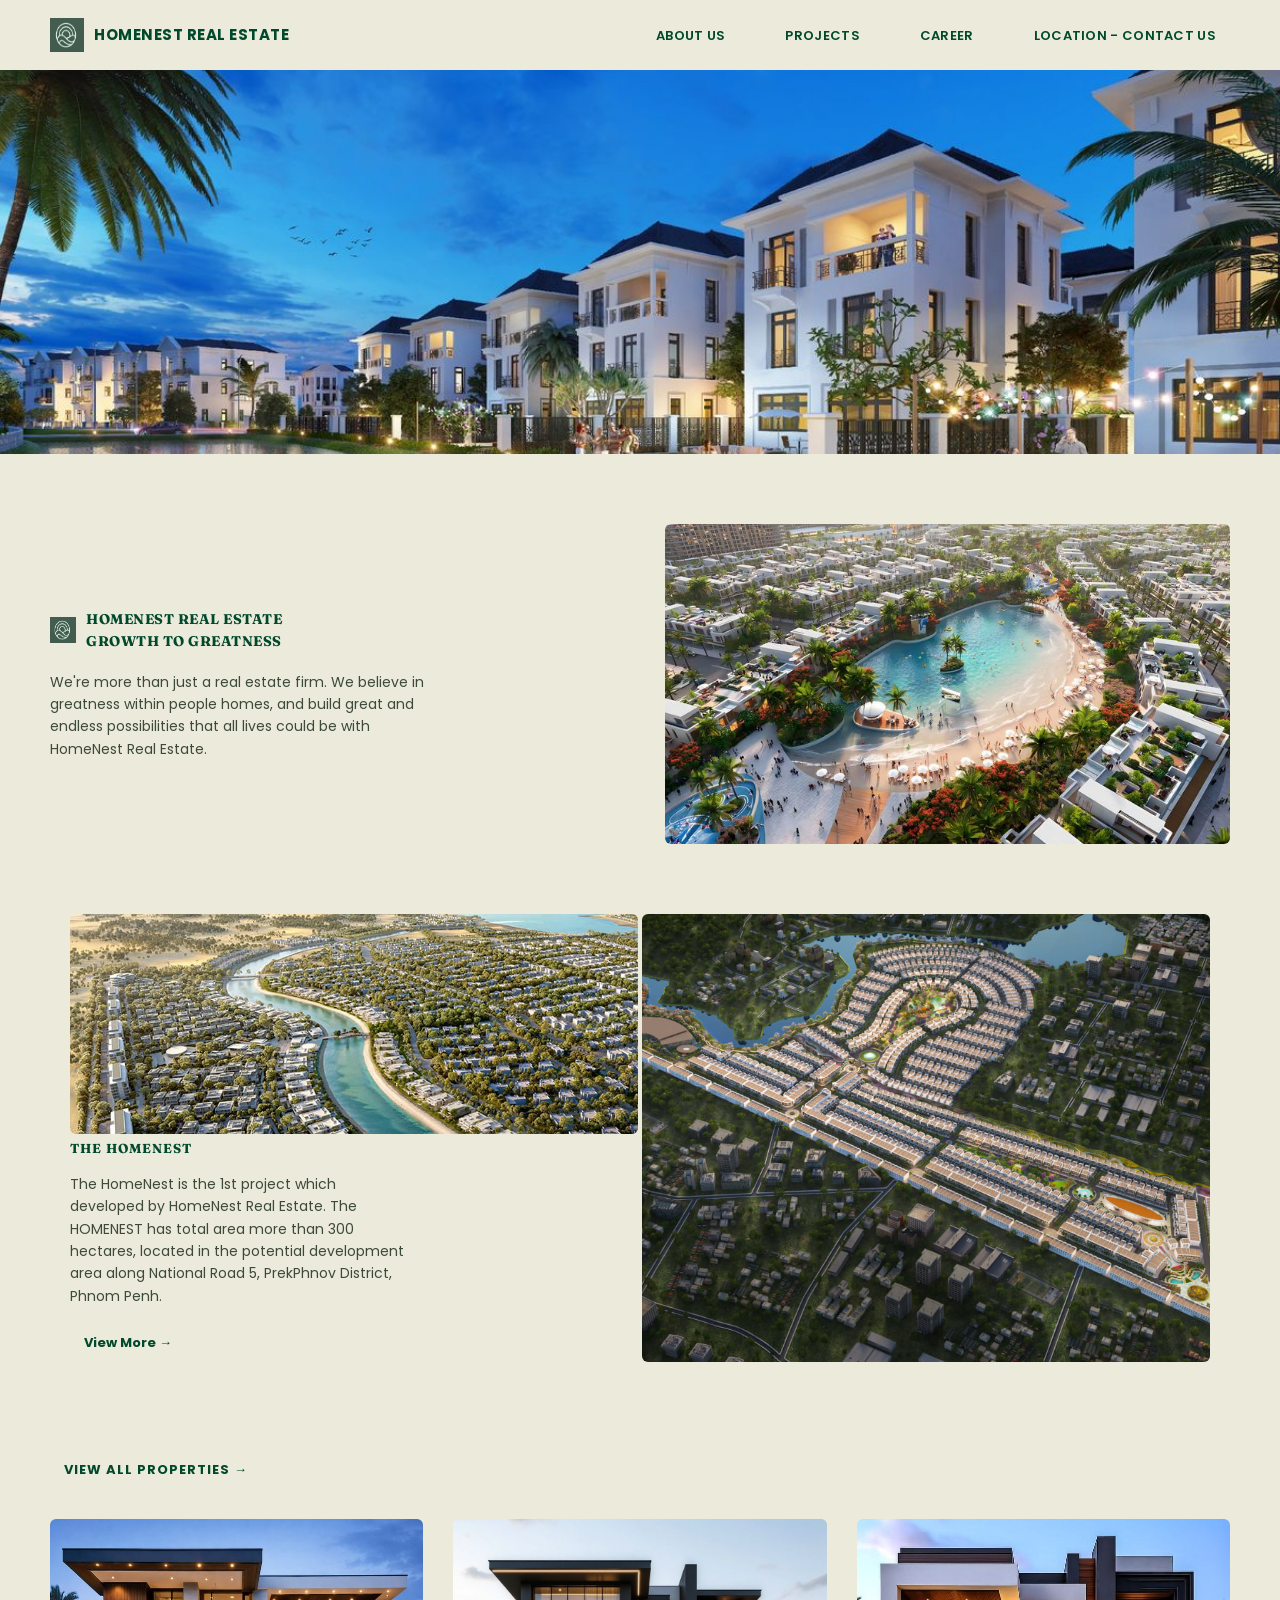
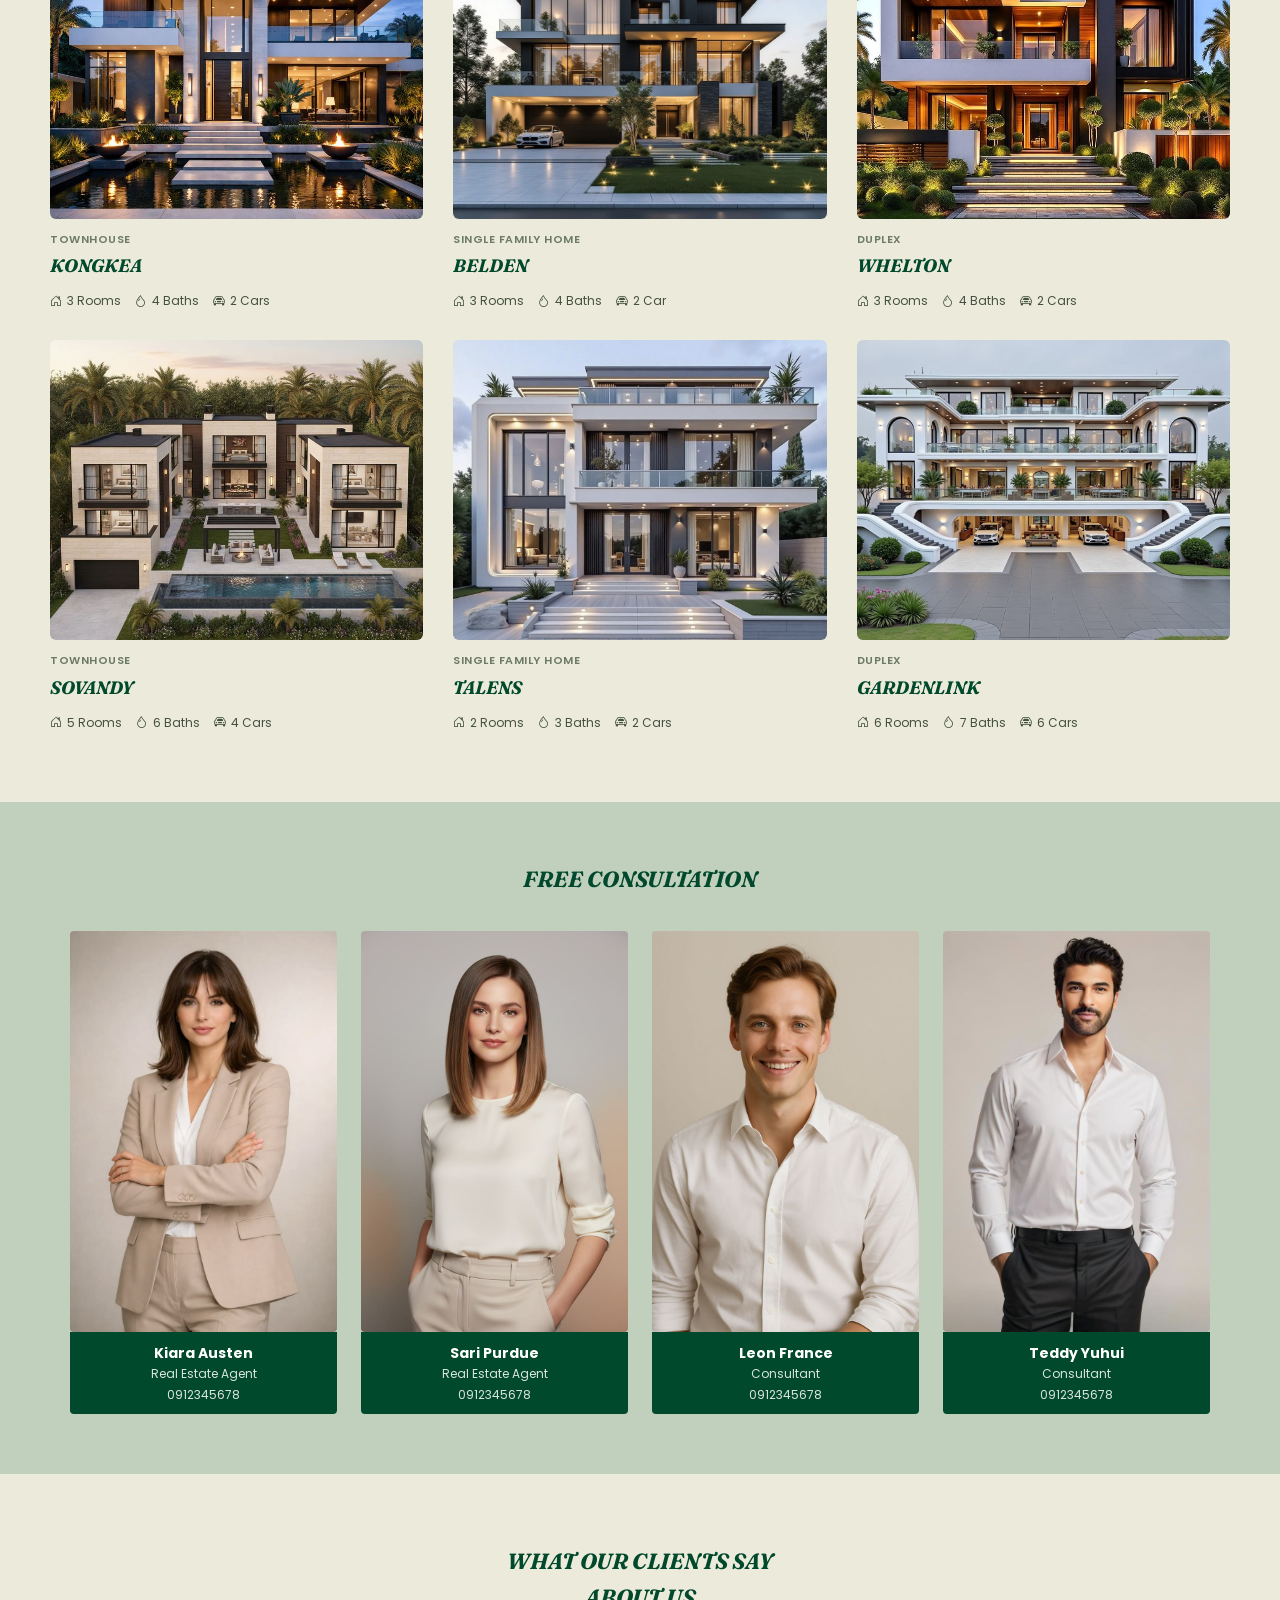
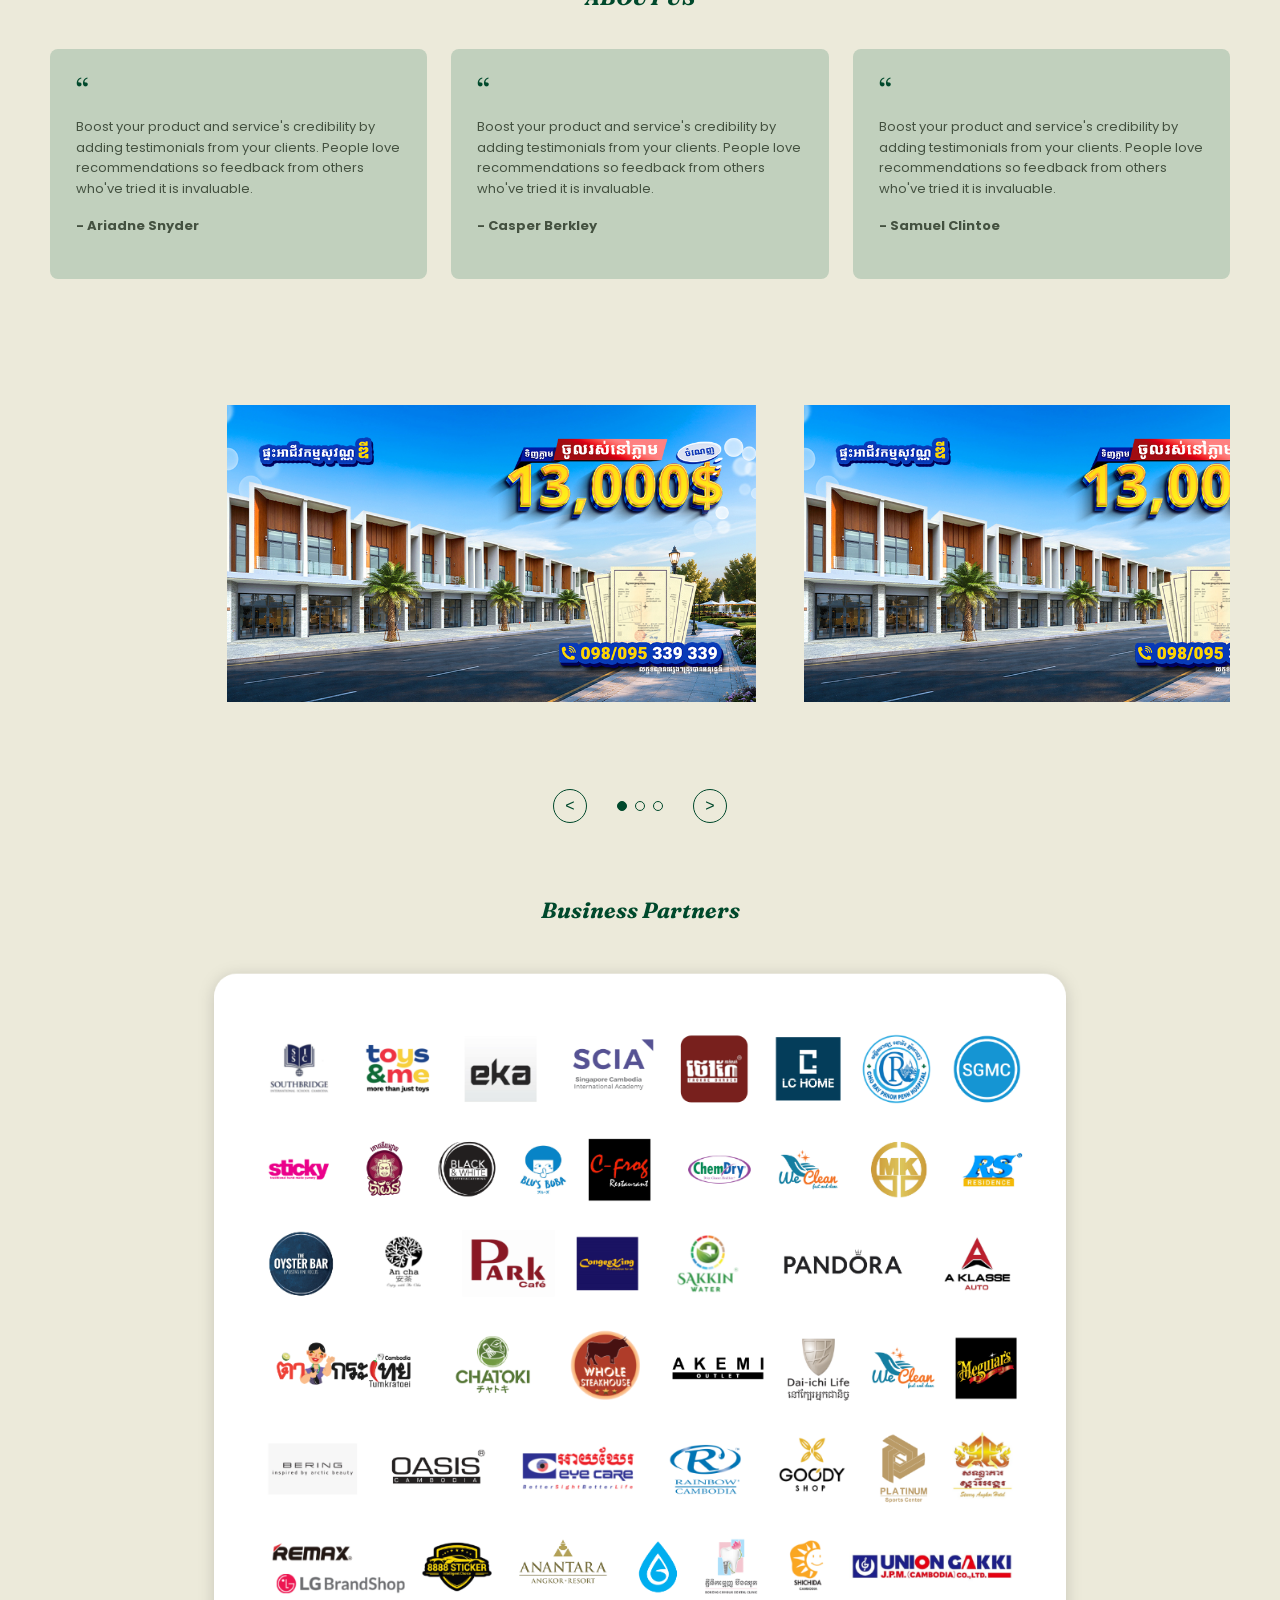
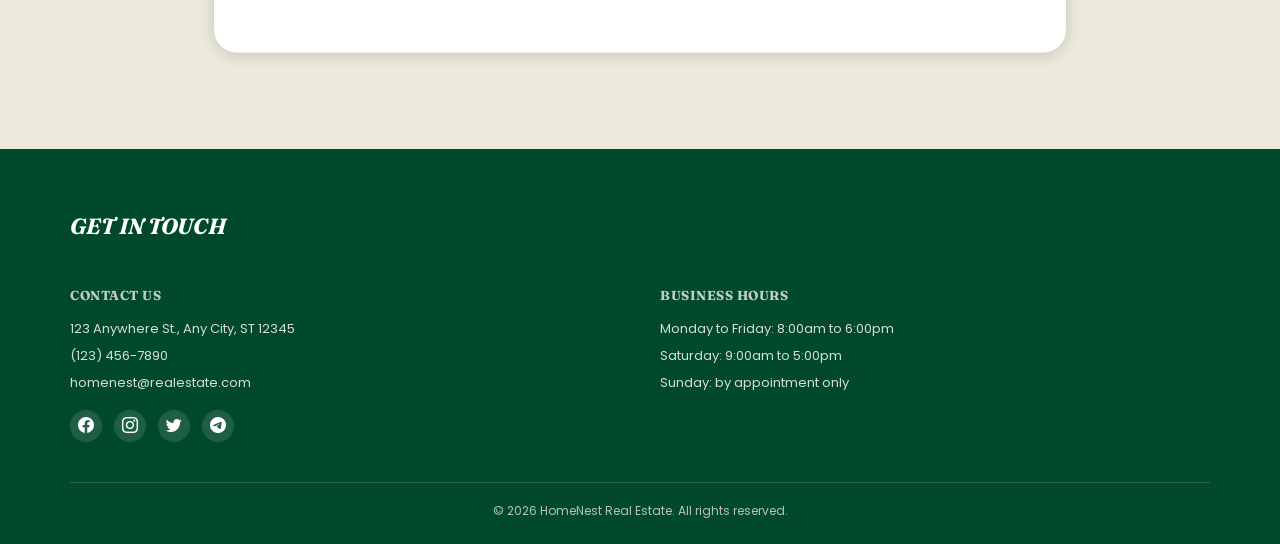
<file: index.html>
<!DOCTYPE html>
<html lang="en">
<head>
<meta charset="UTF-8">
<meta name="viewport" content="width=device-width, initial-scale=1.0">	
<title>HomeNest Real Estate</title>

<!-- Google Fonts -->
<link href="https://fonts.googleapis.com/css2?family=Fraunces:ital,wght@1,600;1,700&family=Poppins:wght@400;500;600;700&display=swap" rel="stylesheet">
<!-- Bootstrap Icons: used only for small icons (bed/bath/car, social links) -->
<link rel="stylesheet" href="https://cdn.jsdelivr.net/npm/bootstrap-icons@1.11.3/font/bootstrap-icons.css">

<!-- Our own stylesheet -->
<link rel="stylesheet" href="css/style.css">
</head>
<body>

<!-- ============================================================
     NAVBAR 
     ============================================================ -->
<header class="navbar-wrap">
  <nav class="navbar container">
    <a href="index.html" class="logo">
      <img src="image/image-logo.png" alt="HomeNest logo">
      <span>HOMENEST REAL ESTATE</span>
    </a>
    <ul class="nav-links" id="navLinks">
      <li><a href="aboutus.html">ABOUT US</a></li>
      <li><a href="project.html">PROJECTS</a></li>
      <li><a href="career.html">CAREER</a></li>
      <li><a href="location-contact.html">LOCATION - CONTACT US</a></li>
    </ul>
    <button class="nav-toggle" id="navToggle" aria-label="Open menu">&#9776;</button>
  </nav>
</header>

<!-- ============================================================
     HERO — background image
     ============================================================ -->
<section class="hero">
  <img src="image/image-gero1.1.jpg" alt="HomeNest hero">
</section>

<!-- ============================================================
     GROWTH TO GREATNESS
     ============================================================ -->
<section class="intro-section container">
  <div class="intro-row">
    <div class="intro-text">
      <div class="intro-eyebrow">
        <img src="image/image-logo.png" alt="">
        <span>HOMENEST REAL ESTATE<br>GROWTH TO GREATNESS</span>
      </div>
      <p>
        We're more than just a real estate firm. We believe in greatness within people
        homes, and build great and endless possibilities that all lives could be with
        HomeNest Real Estate.
      </p>
    </div>
    <div class="intro-image">
      <img src="image/image-hero2.png" alt="Aerial view of HomeNest development">
    </div>
  </div>
</section>

<!-- ============================================================
     THE HOMENEST 
     ============================================================ -->
<section class="homenest-section container">
  <div class="homenest-image-top">
    <img src="image/image-hero4.png" alt="HomeNest development road view">
  </div>
  <div class="homenest-text">
    <h3>THE HOMENEST</h3>
    <p>
      The HomeNest is the 1st project which developed by HomeNest Real Estate.
      The HOMENEST has total area more than 300 hectares, located in the potential
      development area along National Road 5, PrekPhnov District, Phnom Penh.
    </p>
    <!-- "View More" links to the Projects page and shows the same
         green tap/hover fill as the navbar links -->
    <a href="project.html" class="link-arrow">View More &rarr;</a>
  </div>
  <div class="homenest-image-right">
    <img src="image/image-hero3.png" alt="Aerial view of The HomeNest riverside project">
  </div>
</section>

<!-- ============================================================
     VIEW ALL PROPERTIES
     ============================================================ -->
<section class="properties-section container">

  <a href="viewallproperties.html" class="section-title-link">VIEW ALL PROPERTIES &rarr;</a>
  <div class="property-grid">

    <article class="property-card">
      <img src="image/image-house1.png" alt="Kongkea townhouse">
      <p class="property-type">Townhouse</p>
      <h3 class="property-name">KONGKEA</h3>
      <div class="property-meta">
        <span><i class="bi bi-house-door"></i> 3 Rooms</span>
        <span><i class="bi bi-droplet"></i> 4 Baths</span>
        <span><i class="bi bi-car-front"></i> 2 Cars</span>
      </div>
    </article>

    <article class="property-card">
      <img src="image/image-house2.png" alt="Belden single family home">
      <p class="property-type">Single Family Home</p>
      <h3 class="property-name">BELDEN</h3>
      <div class="property-meta">
        <span><i class="bi bi-house-door"></i> 3 Rooms</span>
        <span><i class="bi bi-droplet"></i> 4 Baths</span>
        <span><i class="bi bi-car-front"></i> 2 Car</span>
      </div>
    </article>

    <article class="property-card">
      <img src="image/image-house3.png" alt="Whelton duplex">
      <p class="property-type">Duplex</p>
      <h3 class="property-name">WHELTON</h3>
      <div class="property-meta">
        <span><i class="bi bi-house-door"></i> 3 Rooms</span>
        <span><i class="bi bi-droplet"></i> 4 Baths</span>
        <span><i class="bi bi-car-front"></i> 2 Cars</span>
      </div>
    </article>

    <article class="property-card">
      <img src="image/image-house4.png" alt="Sovandy townhouse">
      <p class="property-type">Townhouse</p>
      <h3 class="property-name">SOVANDY</h3>
      <div class="property-meta">
        <span><i class="bi bi-house-door"></i> 5 Rooms</span>
        <span><i class="bi bi-droplet"></i> 6 Baths</span>
        <span><i class="bi bi-car-front"></i> 4 Cars</span>
      </div>
    </article>

    <article class="property-card">
      <img src="image/image-house5.png" alt="Talens single family home">
      <p class="property-type">Single Family Home</p>
      <h3 class="property-name">TALENS</h3>
      <div class="property-meta">
        <span><i class="bi bi-house-door"></i> 2 Rooms</span>
        <span><i class="bi bi-droplet"></i> 3 Baths</span>
        <span><i class="bi bi-car-front"></i> 2 Cars</span>
      </div>
    </article>

    <article class="property-card">
      <img src="image/image-house6.png" alt="Gardenlink duplex">
      <p class="property-type">Duplex</p>
      <h3 class="property-name">GARDENLINK</h3>
      <div class="property-meta">
        <span><i class="bi bi-house-door"></i> 6 Rooms</span>
        <span><i class="bi bi-droplet"></i> 7 Baths</span>
        <span><i class="bi bi-car-front"></i> 6 Cars</span>
      </div>
    </article>

  </div>
</section>

<!-- ============================================================
     FREE CONSULTATION — meet the team
     ============================================================ -->
<section class="consultation-section">
  <div class="container">
    <h2 class="section-heading">FREE CONSULTATION</h2>
    <div class="team-grid">

      <div class="team-card">
        <img src="image/image-staff1.png" alt="Kiara Austen">
        <div class="agent-info">
          <p class="agent-name">Kiara Austen</p>
          <p class="agent-role">Real Estate Agent</p>
          <p class="agent-phone">0912345678</p>
        </div>
      </div>

      <div class="team-card">
        <img src="image/image-staff2.png" alt="Sari Purdue">
        <div class="agent-info">
          <p class="agent-name">Sari Purdue</p>
          <p class="agent-role">Real Estate Agent</p>
          <p class="agent-phone">0912345678</p>
        </div>
      </div>

      <div class="team-card">
        <img src="image/image-staff3.png" alt="Leon France">
        <div class="agent-info">
          <p class="agent-name">Leon France</p>
          <p class="agent-role">Consultant</p>
          <p class="agent-phone">0912345678</p>
        </div>
      </div>

      <div class="team-card">
        <img src="image/image-staff4.png" alt="Teddy Yuhui">
        <div class="agent-info">
          <p class="agent-name">Teddy Yuhui</p>
          <p class="agent-role">Consultant</p>
          <p class="agent-phone">0912345678</p>
        </div>
      </div>

    </div>
  </div>
</section>

<!-- ============================================================
     WHAT OUR CLIENTS SAY ABOUT US
     ============================================================ -->
<section class="testimonial-section container">
  <h2 class="section-heading">WHAT OUR CLIENTS SAY<br>ABOUT US</h2>
  <div class="testimonial-grid">

    <div class="testimonial-card">
      <p class="quote-mark">&ldquo;</p>
      <p>Boost your product and service's credibility by adding testimonials from your
        clients. People love recommendations so feedback from others who've tried it
        is invaluable.</p>
      <p class="client-name">- Ariadne Snyder</p>
    </div>

    <div class="testimonial-card">
      <p class="quote-mark">&ldquo;</p>
      <p>Boost your product and service's credibility by adding testimonials from your
        clients. People love recommendations so feedback from others who've tried it
        is invaluable.</p>
      <p class="client-name">- Casper Berkley</p>
    </div>

    <div class="testimonial-card">
      <p class="quote-mark">&ldquo;</p>
      <p>Boost your product and service's credibility by adding testimonials from your
        clients. People love recommendations so feedback from others who've tried it
        is invaluable.</p>
      <p class="client-name">- Samuel Clintoe</p>
    </div>

  </div>
</section>

<!-- ============================================================
     PROMO CAROUSEL 
     ============================================================ -->
<section class="promo-section container">
  <div class="promo-viewport" id="promoViewport">
    <!-- NOTE: replace these 3 filenames with your 3 real promo
         banner images (put them in the image/ folder) -->
    <div class="promo-slide">
      <div class="promo-frame"><img src="image/image-promotion.png" alt="Promotion 1"></div>
    </div>
    <div class="promo-slide">
      <div class="promo-frame"><img src="image/image-promotion.png" alt="Promotion 2"></div>
    </div>
    <div class="promo-slide">
      <div class="promo-frame"><img src="image/image-promotion.png" alt="Promotion 3"></div>
    </div>
  </div>
  <div class="promo-nav">
    <button type="button" id="promoPrev" class="promo-btn" aria-label="Previous slide">&lt;</button>
    <div class="promo-dots" id="promoDots"></div>
    <button type="button" id="promoNext" class="promo-btn" aria-label="Next slide">&gt;</button>
  </div>
</section>

<!-- ============================================================
     BUSINESS PARTNERS
     ============================================================ -->
<section class="partners-section container">
  <h2 class="partners-title">Business Partners</h2>
  <div class="partners-box">
    <img src="image/partner.png" alt="Our business partners">
  </div>
</section>

<!-- ============================================================
     FOOTER — GET IN TOUCH 
     ============================================================ -->
<footer>
  <div class="container">
    <h2 class="footer-heading">GET IN TOUCH</h2>
    <div class="footer-inner">
      <div>
        <h4>Contact Us</h4>
        <p>123 Anywhere St., Any City, ST 12345</p>
        <p>(123) 456-7890</p>
        <p>homenest@realestate.com</p>
        <div class="footer-socials">
          <a href="#" aria-label="Facebook"><i class="bi bi-facebook"></i></a>
          <a href="#" aria-label="Instagram"><i class="bi bi-instagram"></i></a>
          <a href="#" aria-label="Twitter"><i class="bi bi-twitter"></i></a>
                     
          <a href="https://t.me/meiineaang" target="_blank" rel="noopener noreferrer" aria-label="Telegram"><i class="bi bi-telegram"></i></a>

        </div>
      </div>
      <div>
        <h4>Business Hours</h4>
        <p>Monday to Friday: 8:00am to 6:00pm</p>
        <p>Saturday: 9:00am to 5:00pm</p>
        <p>Sunday: by appointment only</p>
      </div>
    </div>
    <div class="footer-bottom">
      &copy; 2026 HomeNest Real Estate. All rights reserved.
    </div>
  </div>
</footer>

<script>
  // mobile menu toggle
  document.getElementById('navToggle').addEventListener('click', function () {
    document.getElementById('navLinks').classList.toggle('open');
  });

  // ------------------------------------------------------------
  // PROMO CAROUSEL 
  // ------------------------------------------------------------
  (function () {
    var viewport = document.getElementById('promoViewport');
    var slides = Array.prototype.slice.call(viewport.querySelectorAll('.promo-slide'));
    var dotsWrap = document.getElementById('promoDots');
    var total = slides.length;
    var current = 0;
    var scrollTimeout = null;

    slides.forEach(function (_, i) {
      var dot = document.createElement('button');
      dot.type = 'button';
      dot.className = 'promo-dot' + (i === 0 ? ' active' : '');
      dot.setAttribute('aria-label', 'Go to slide ' + (i + 1));
      dot.addEventListener('click', function () { goTo(i); });
      dotsWrap.appendChild(dot);
    });
    var dots = Array.prototype.slice.call(dotsWrap.querySelectorAll('.promo-dot'));

    function centerSlide(index, smooth) {
      var slide = slides[index];
      var target = slide.offsetLeft - (viewport.clientWidth - slide.offsetWidth) / 2;
      viewport.scrollTo({ left: target, behavior: smooth ? 'smooth' : 'auto' });
    }

    function setActive(index) {
      current = index;
      slides.forEach(function (slide, i) {
        slide.classList.toggle('active', i === index);
      });
      dots.forEach(function (dot, i) {
        dot.classList.toggle('active', i === index);
      });
    }

    function goTo(index) {
      var next = (index + total) % total;
      setActive(next);
      centerSlide(next, true);
    }

    document.getElementById('promoPrev').addEventListener('click', function () {
      goTo(current - 1);
    });
    document.getElementById('promoNext').addEventListener('click', function () {
      goTo(current + 1);
    });

    // While the user swipes/drags manually, figure out which
    // slide is nearest the center and mark it active.
    viewport.addEventListener('scroll', function () {
      if (scrollTimeout) window.cancelAnimationFrame(scrollTimeout);
      scrollTimeout = window.requestAnimationFrame(function () {
        var viewportCenter = viewport.scrollLeft + viewport.clientWidth / 2;
        var closest = 0;
        var closestDist = Infinity;
        slides.forEach(function (slide, i) {
          var slideCenter = slide.offsetLeft + slide.offsetWidth / 2;
          var dist = Math.abs(slideCenter - viewportCenter);
          if (dist < closestDist) { closestDist = dist; closest = i; }
        });
        if (closest !== current) setActive(closest);
      });
    }, { passive: true });

    window.addEventListener('resize', function () { centerSlide(current, false); });

    // center the first slide on load
    setActive(0);
    centerSlide(0, false);
  })();
</script>

</body>
</html>
</file>
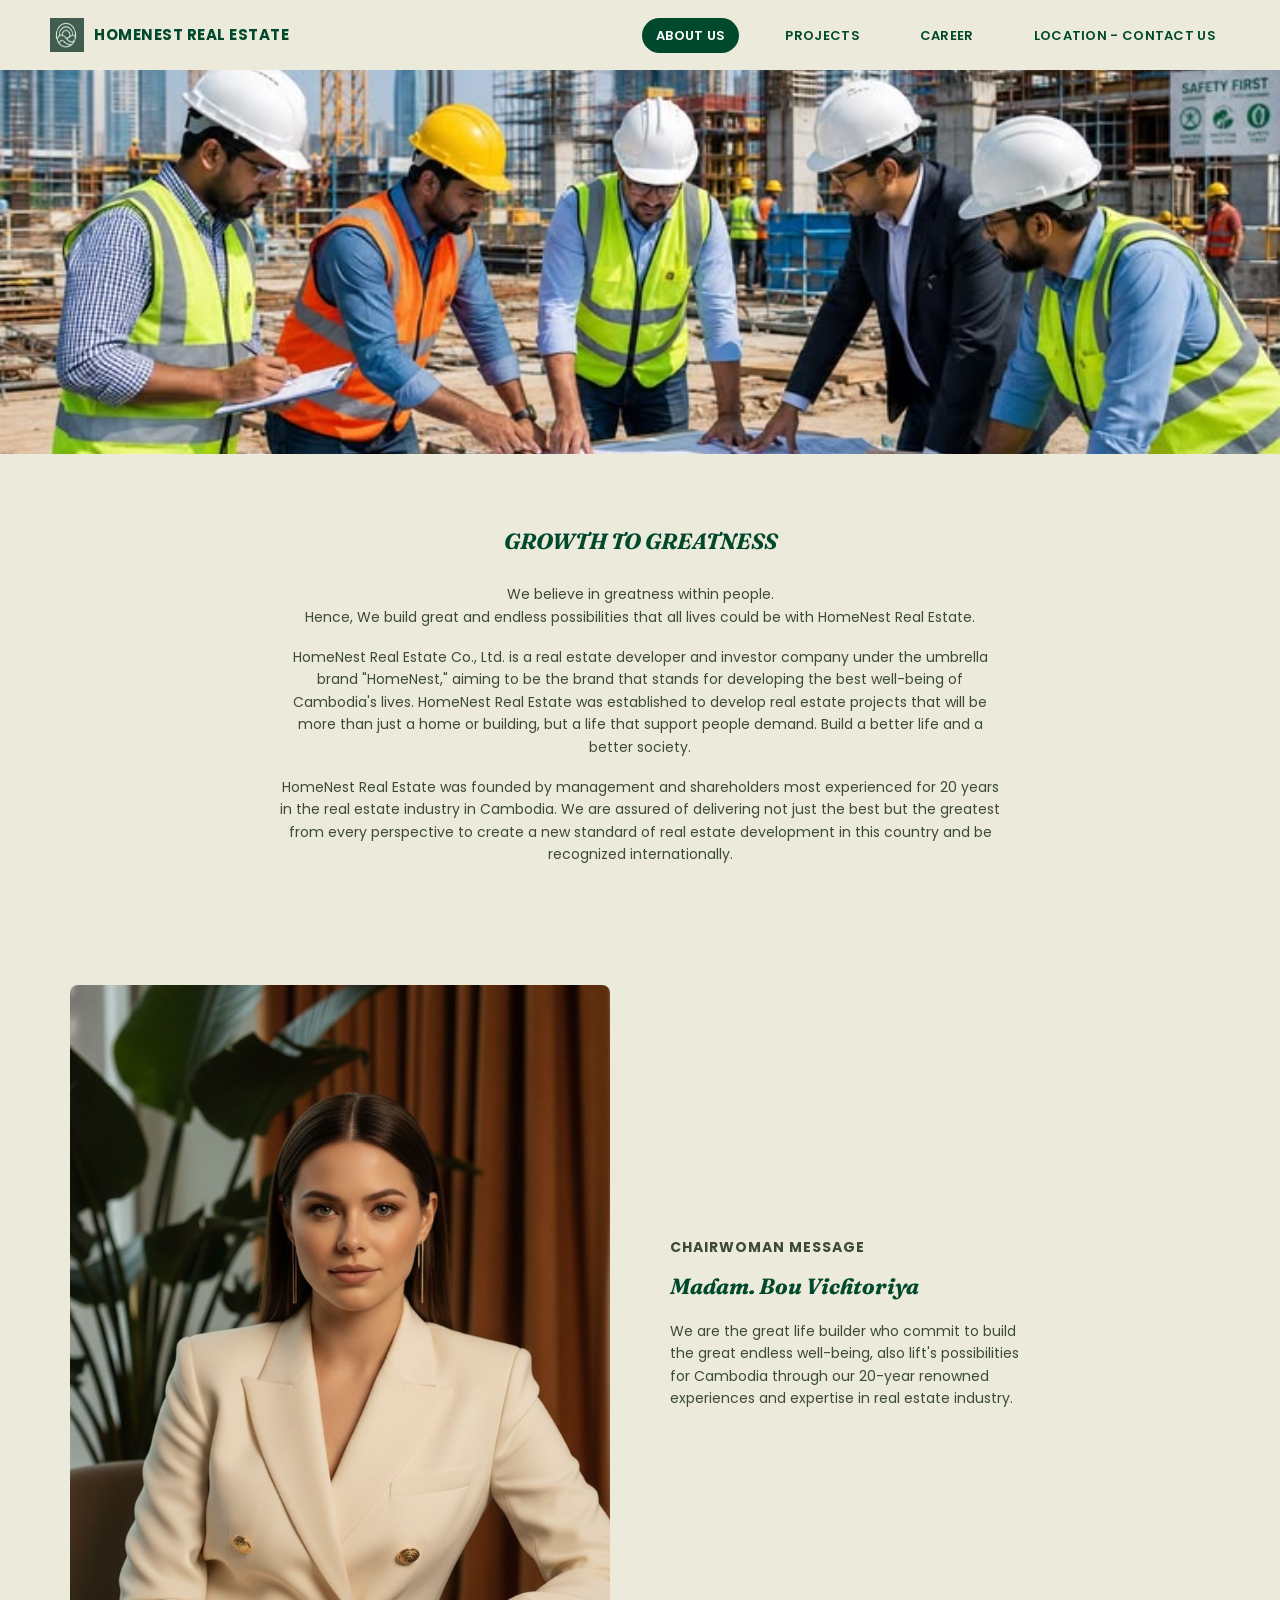
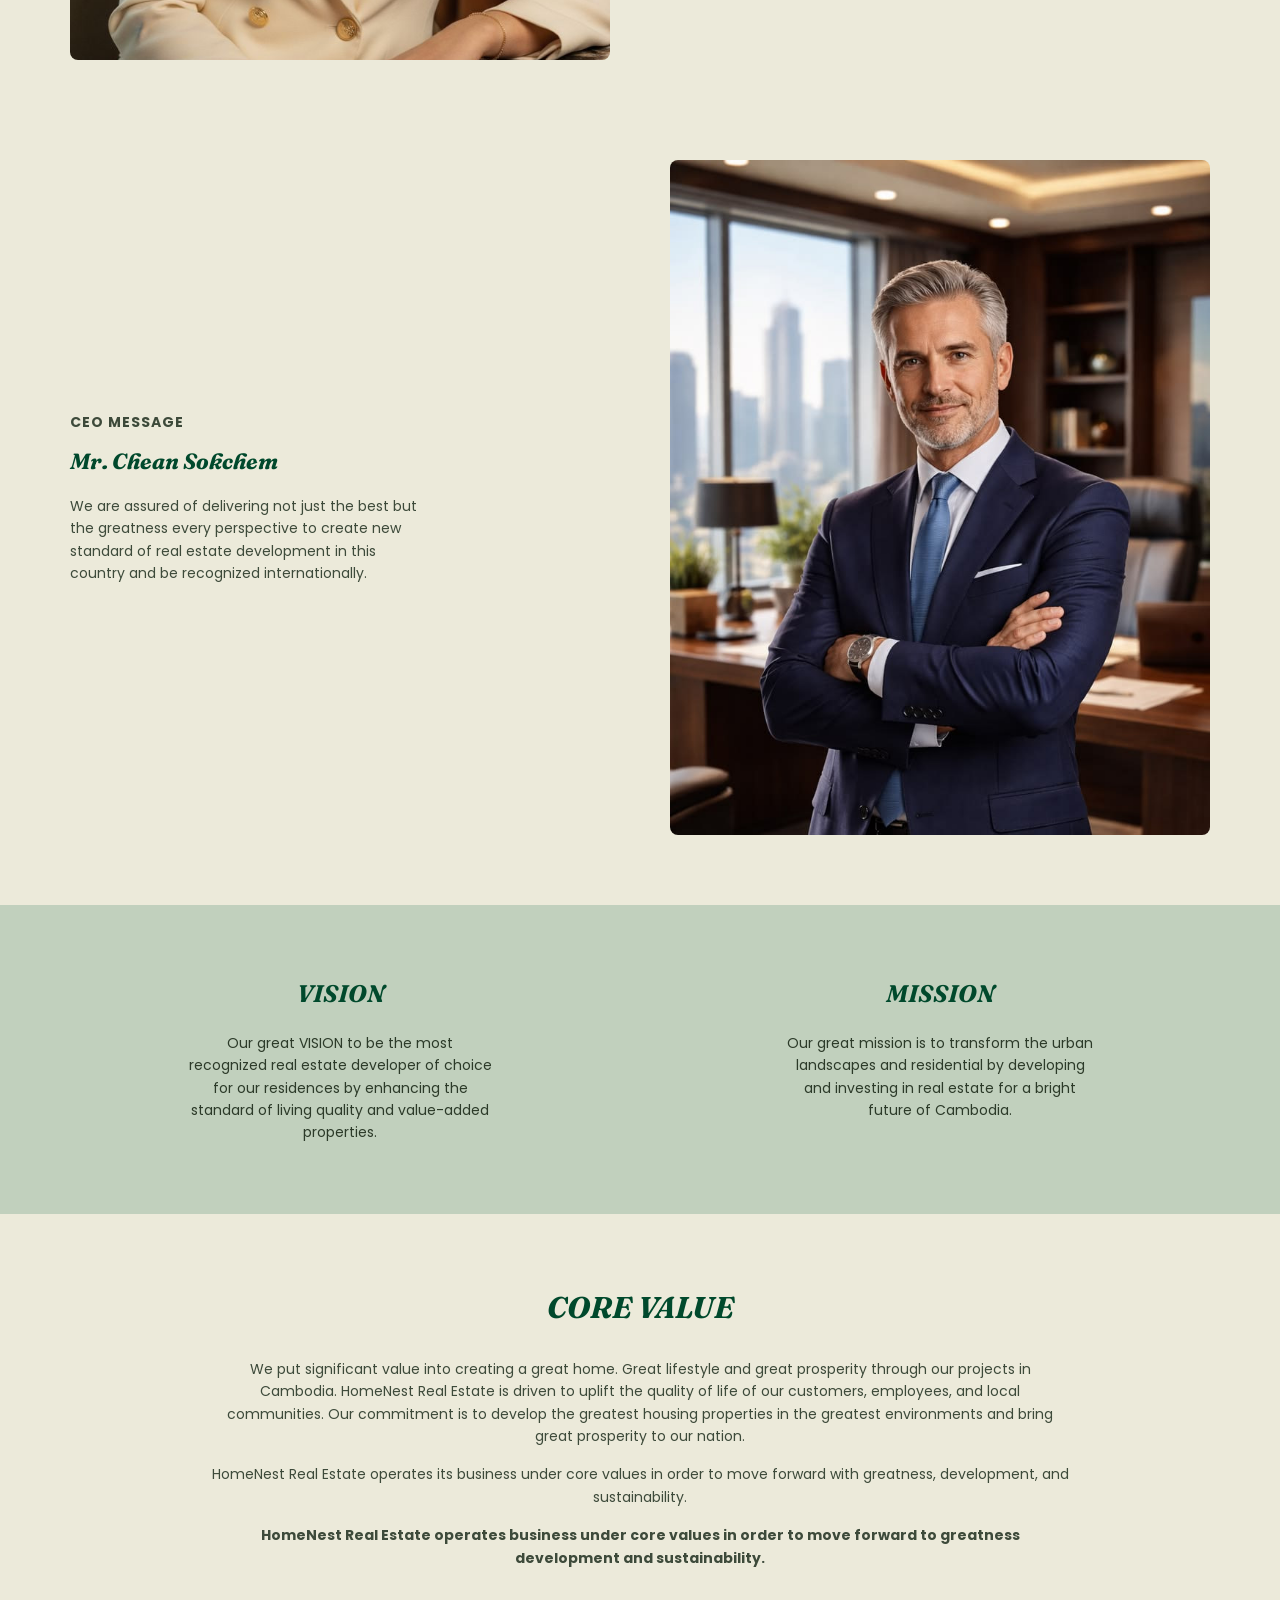
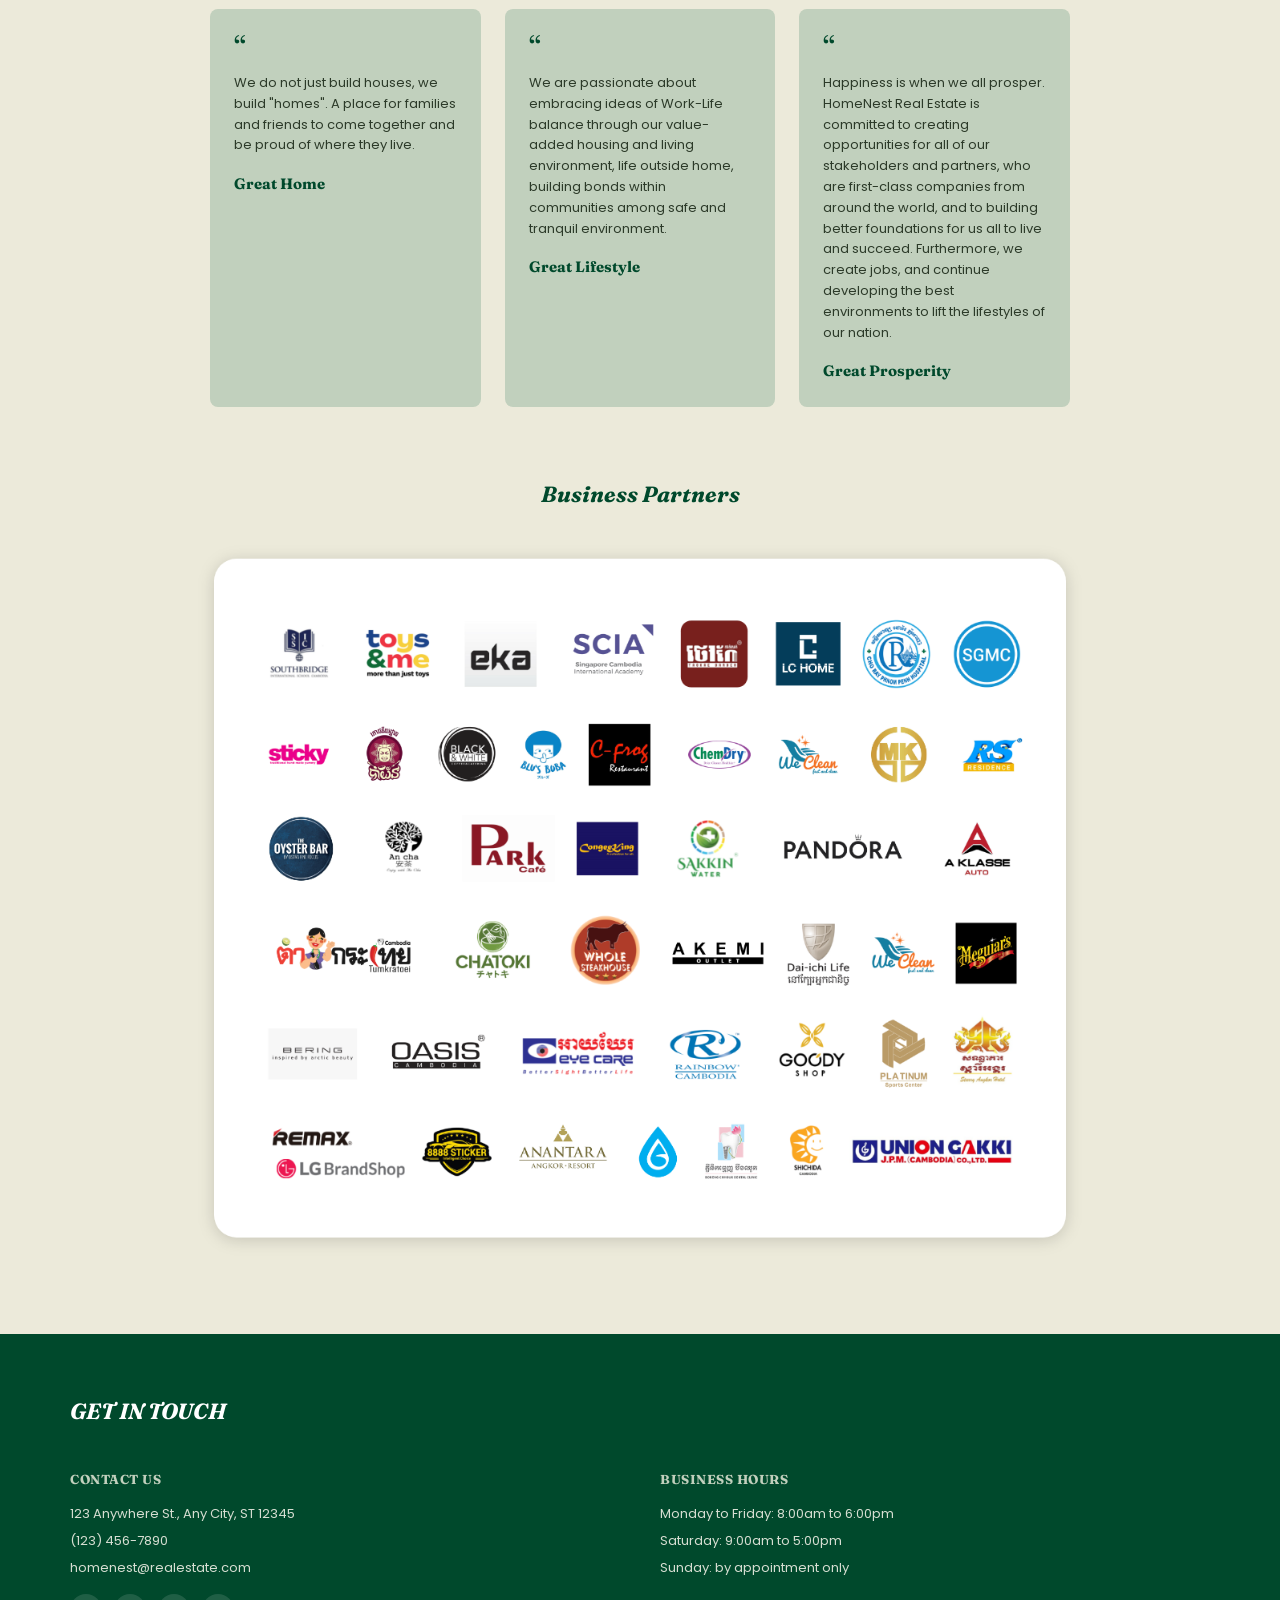
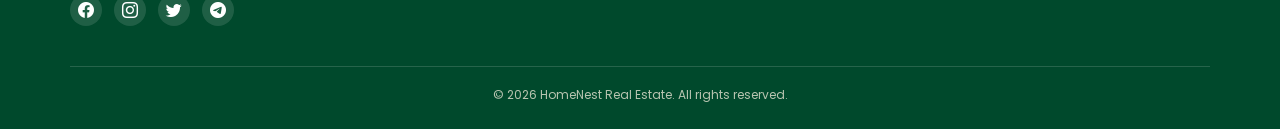
<file: aboutus.html>
<!DOCTYPE html>
<html lang="en">
<head>
<meta charset="UTF-8">
<meta name="viewport" content="width=device-width, initial-scale=1.0">
<title>About Us - HomeNest Real Estate</title>

<!-- Google Fonts -->
<link href="https://fonts.googleapis.com/css2?family=Fraunces:ital,wght@1,600;1,700&family=Poppins:wght@400;500;600;700&display=swap" rel="stylesheet">
<!-- Bootstrap Icons -->
<link rel="stylesheet" href="https://cdn.jsdelivr.net/npm/bootstrap-icons@1.11.3/font/bootstrap-icons.css">


<link rel="stylesheet" href="css/style.css">
</head>
<body>

<!-- ============================================================
     NAVBAR
     ============================================================ -->
<header class="navbar-wrap">
  <nav class="navbar container">
    <a href="index.html" class="logo">
      <img src="image/image-logo.png" alt="HomeNest logo">
      <span>HOMENEST REAL ESTATE</span>
    </a>
    <ul class="nav-links" id="navLinks">
      <li><a href="aboutus.html" class="active">ABOUT US</a></li>
      <li><a href="project.html">PROJECTS</a></li>
      <li><a href="career.html">CAREER</a></li>
      <li><a href="location-contact.html">LOCATION - CONTACT US</a></li>
    </ul>
    <button class="nav-toggle" id="navToggle" aria-label="Open menu">&#9776;</button>
  </nav>
</header>

<!-- ============================================================
     HERO
     ============================================================ -->
<section class="hero about-hero">
  <img src="image/aboutus-hero1.1.jpg" alt="HomeNest team at work">
  <div class="about-hero-title">
    
  </div>
</section>

<!-- ============================================================
     GROWTH TO GREATNESS 
     ============================================================ -->
<section class="about-intro container">
  <h2>GROWTH TO GREATNESS</h2>
  <p>
    We believe in greatness within people.<br>
    Hence, We build great and endless possibilities that all lives could be with HomeNest Real Estate.
  </p>
  <p>
    HomeNest Real Estate Co., Ltd. is a real estate developer and investor company under
    the umbrella brand "HomeNest," aiming to be the brand that stands for developing the
    best well-being of Cambodia's lives. HomeNest Real Estate was established to develop real
    estate projects that will be more than just a home or building, but a life that support
    people demand. Build a better life and a better society.
  </p>
  <p>
    HomeNest Real Estate was founded by management and shareholders most experienced for
    20 years in the real estate industry in Cambodia. We are assured of delivering not just
    the best but the greatest from every perspective to create a new standard of real estate
    development in this country and be recognized internationally.
  </p>
</section>

<!-- ============================================================
     CHAIRWOMAN MESSAGE 
     ============================================================ -->
<section class="chairwoman-section container">
  <div class="chairwoman-image">
    <img src="image/image-cw.png" alt="Madam. Bou Vichtoriya, Chairwoman">
  </div>
  <div class="chairwoman-text">
    <p class="message-label">CHAIRWOMAN MESSAGE</p>
    <h3>Madam. Bou Vichtoriya</h3>
    <p>
      We are the great life builder who commit to build the great endless well-being,
      also lift's possibilities for Cambodia through our 20-year renowned experiences
      and expertise in real estate industry.
    </p>
  </div>
</section>

<!-- ============================================================
     CEO MESSAGE 
     ============================================================ -->
<section class="ceo-section container">
  <div class="ceo-text">
    <p class="message-label">CEO MESSAGE</p>
    <h3>Mr. Chean Sokchem</h3>
    <p>
      We are assured of delivering not just the best but the greatness every
      perspective to create new standard of real estate development in this
      country and be recognized internationally.
    </p>
  </div>
  <div class="ceo-image">
    <img src="image/image-ceo.png" alt="Mr. Chean Sokchem, CEO">
  </div>
</section>

<!-- ============================================================
     VISION & MISSION 
     ============================================================ -->
<section class="vision-mission">
  <div class="container vision-mission-grid">
    <div class="vision-col">
      <h3>VISION</h3>
      <p>
        Our great VISION to be the most recognized real estate developer
        of choice for our residences by enhancing the standard of living
        quality and value-added properties.
      </p>
    </div>
    <div class="mission-col">
      <h3>MISSION</h3>
      <p>
        Our great mission is to transform the urban landscapes and
        residential by developing and investing in real estate for a
        bright future of Cambodia.
      </p>
    </div>
  </div>
</section>

<!-- ============================================================
     CORE VALUE 
     ============================================================ -->
<section class="core-value container">
  <h2>CORE VALUE</h2>
  <p>
    We put significant value into creating a great home. Great lifestyle and great
    prosperity through our projects in Cambodia. HomeNest Real Estate is driven to uplift
    the quality of life of our customers, employees, and local communities. Our commitment
    is to develop the greatest housing properties in the greatest environments and bring
    great prosperity to our nation.
  </p>
  <p>
    HomeNest Real Estate operates its business under core values in order to move
    forward with greatness, development, and sustainability.
  </p>
  <p class="core-value-highlight">
    HomeNest Real Estate operates business under core values in order to move forward to
    greatness development and sustainability.
  </p>

  <div class="core-value-cards">
    <div class="value-card">
      <p class="quote-mark">&ldquo;</p>
      <p class="value-text">
        We do not just build houses, we build "homes". A place for
        families and friends to come together and be proud of
        where they live.
      </p>
      <h4>Great Home</h4>
    </div>
    <div class="value-card">
      <p class="quote-mark">&ldquo;</p>
      <p class="value-text">
        We are passionate about embracing ideas of Work-Life
        balance through our value-added housing and living
        environment, life outside home, building bonds within
        communities among safe and tranquil environment.
      </p>
      <h4>Great Lifestyle</h4>
    </div>
    <div class="value-card">
      <p class="quote-mark">&ldquo;</p>
      <p class="value-text">
        Happiness is when we all prosper. HomeNest Real Estate is
        committed to creating opportunities for all of our
        stakeholders and partners, who are first-class companies
        from around the world, and to building better foundations
        for us all to live and succeed. Furthermore, we create jobs,
        and continue developing the best environments to lift the
        lifestyles of our nation.
      </p>
      <h4>Great Prosperity</h4>
    </div>
  </div>
</section>

<!-- ============================================================
     BUSINESS PARTNERS
     ============================================================ -->
<section class="partners-section container">
  <h2 class="partners-title">Business Partners</h2>
  <div class="partners-box">
    <img src="image/partner.png" alt="Our business partners">
  </div>
</section>

<!-- ============================================================
     FOOTER 
     ============================================================ -->
<footer>
  <div class="container">
    <h2 class="footer-heading">GET IN TOUCH</h2>
    <div class="footer-inner">
      <div>
        <h4>Contact Us</h4>
        <p>123 Anywhere St., Any City, ST 12345</p>
        <p>(123) 456-7890</p>
        <p>homenest@realestate.com</p>
        <div class="footer-socials">
          <a href="#" aria-label="Facebook"><i class="bi bi-facebook"></i></a>
          <a href="#" aria-label="Instagram"><i class="bi bi-instagram"></i></a>
          <a href="#" aria-label="Twitter"><i class="bi bi-twitter"></i></a>

          <a href="https://t.me/meiineaang" target="_blank" rel="noopener noreferrer" aria-label="Telegram"><i class="bi bi-telegram"></i></a>
        </div>
      </div>
      <div>
        <h4>Business Hours</h4>
        <p>Monday to Friday: 8:00am to 6:00pm</p>
        <p>Saturday: 9:00am to 5:00pm</p>
        <p>Sunday: by appointment only</p>
      </div>
    </div>
    <div class="footer-bottom">
      &copy; 2026 HomeNest Real Estate. All rights reserved.
    </div>
  </div>
</footer>

<script>
  document.getElementById('navToggle').addEventListener('click', function () {
    document.getElementById('navLinks').classList.toggle('open');
  });
</script>

</body>
</html>
</file>
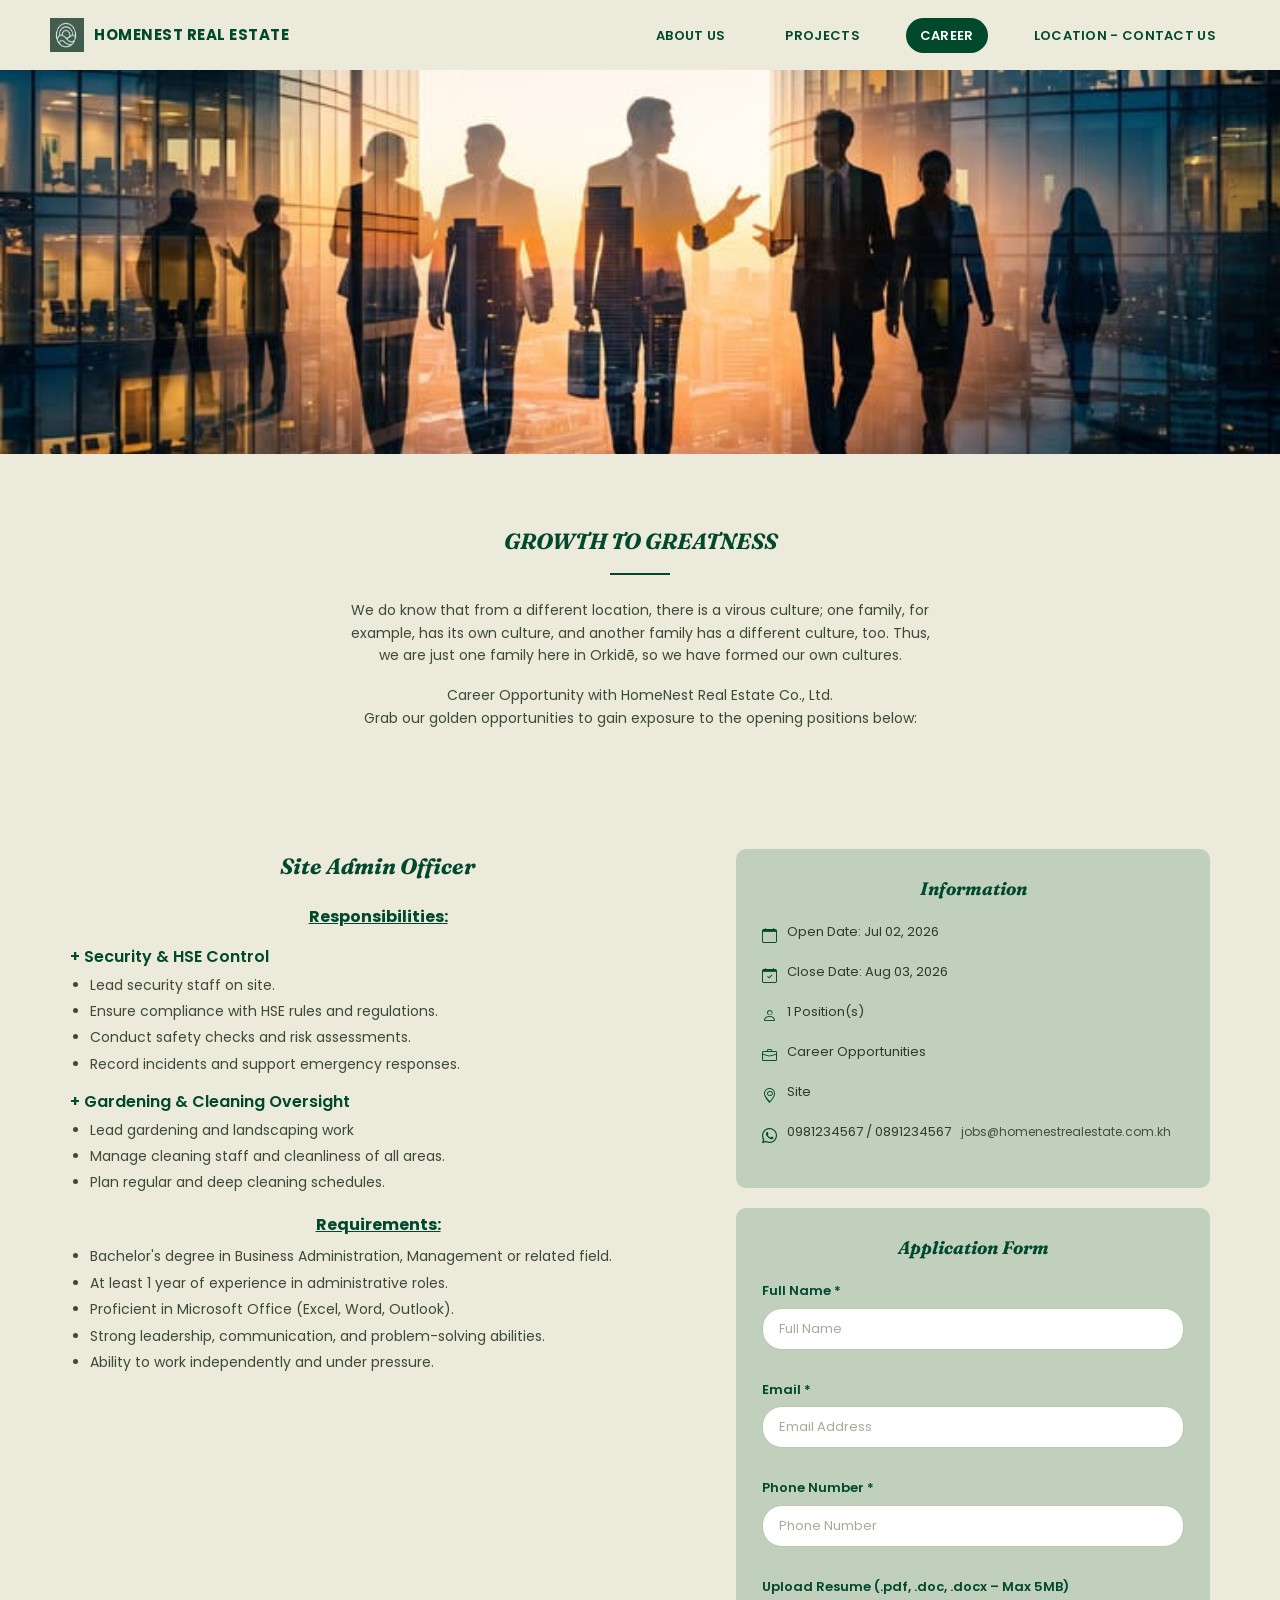
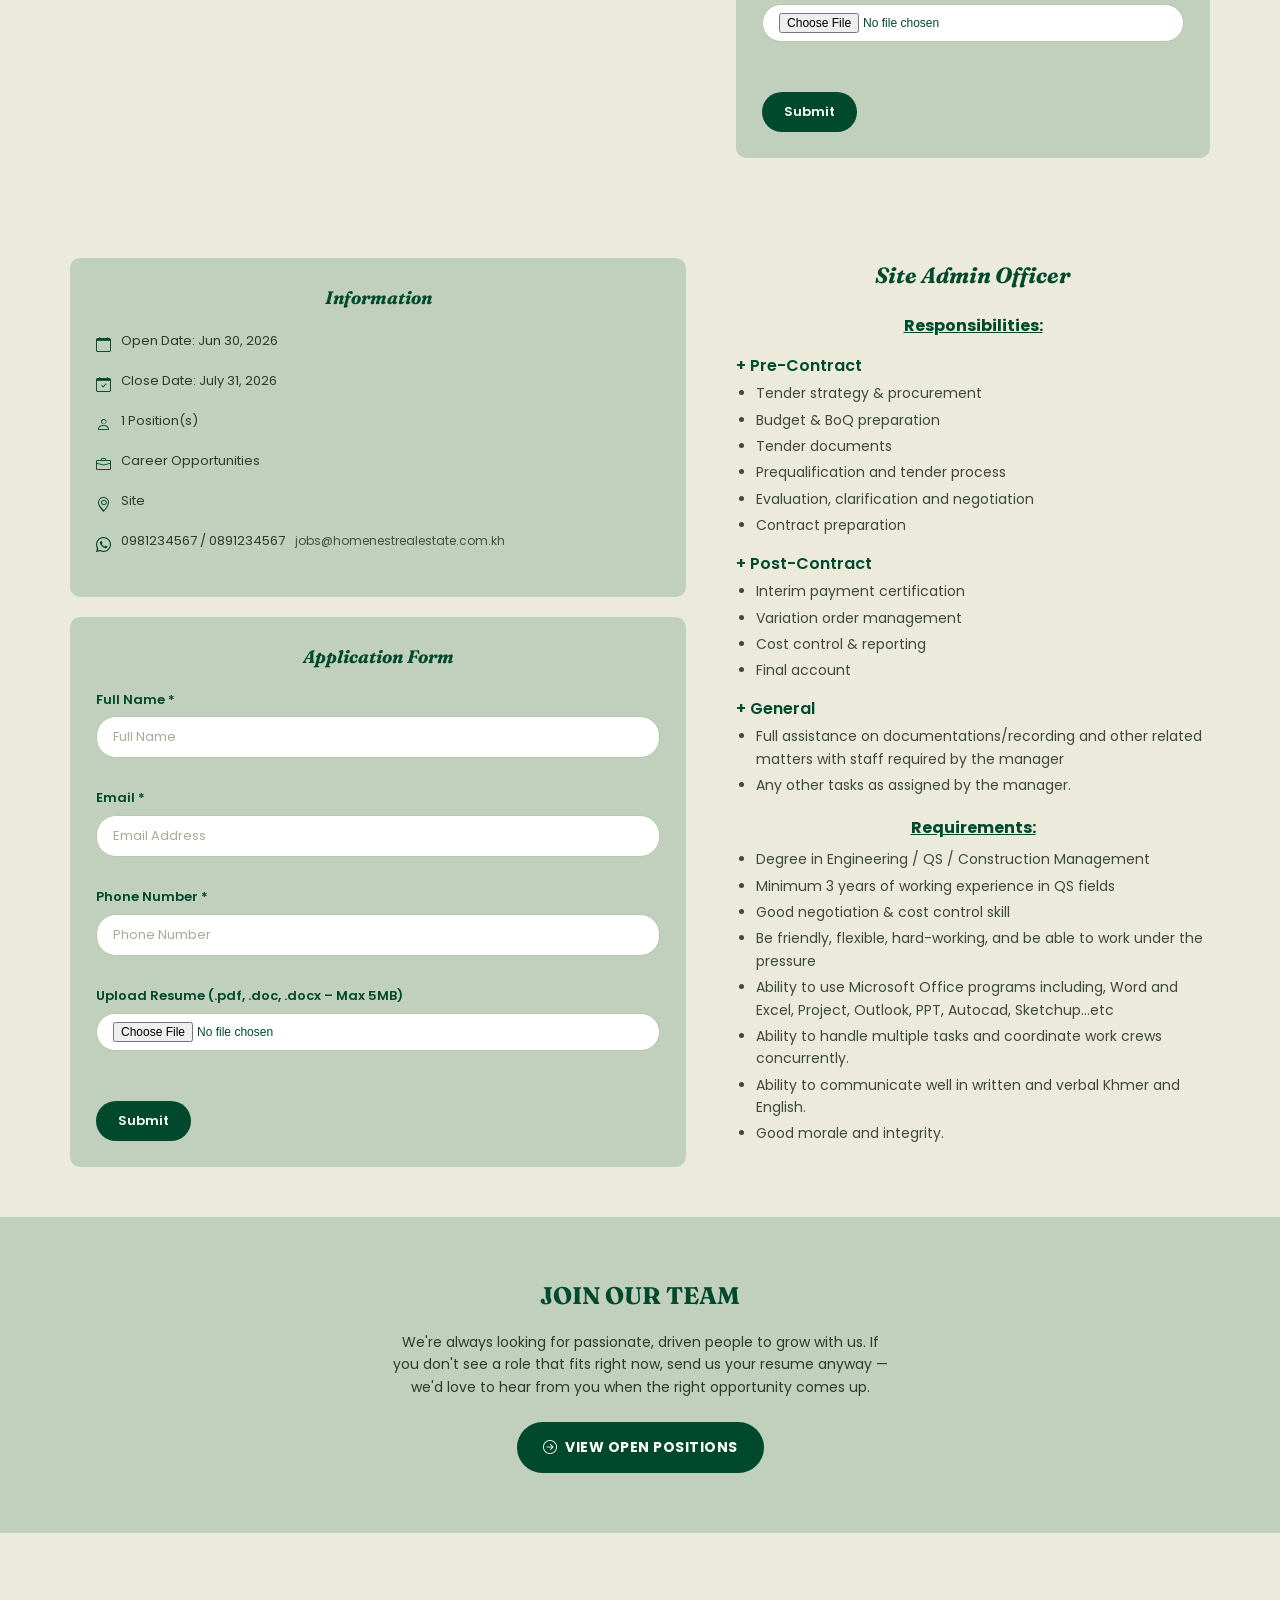
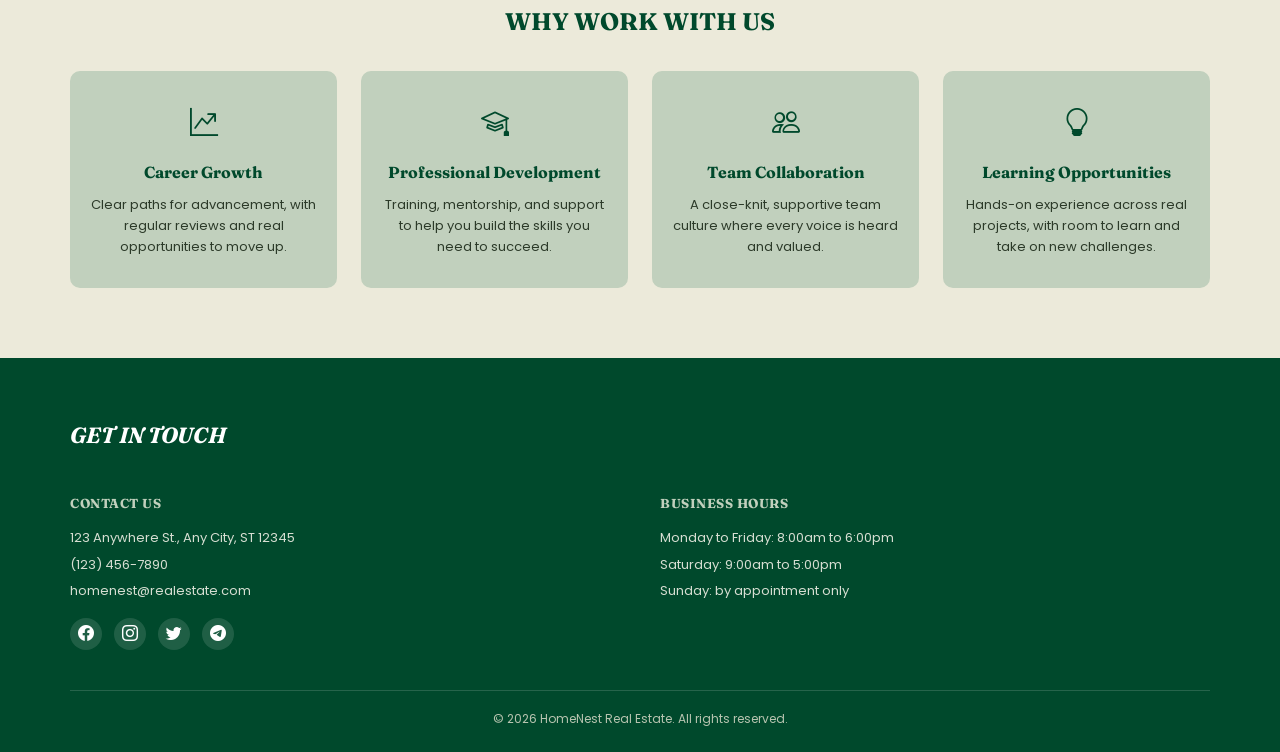
<file: career.html>
<!DOCTYPE html>
<html lang="en">
<head>
<meta charset="UTF-8">
<meta name="viewport" content="width=device-width, initial-scale=1.0">
<title>Career - HomeNest Real Estate</title>

<!-- Google Fonts -->
<link href="https://fonts.googleapis.com/css2?family=Fraunces:ital,wght@1,600;1,700&family=Poppins:wght@400;500;600;700&display=swap" rel="stylesheet">
<!-- Bootstrap Icons -->
<link rel="stylesheet" href="https://cdn.jsdelivr.net/npm/bootstrap-icons@1.11.3/font/bootstrap-icons.css">


<link rel="stylesheet" href="css/style.css">
</head>
<body>

<!-- ============================================================
     NAVBAR
     ============================================================ -->
<header class="navbar-wrap">
  <nav class="navbar container">
    <a href="index.html" class="logo">
      <img src="image/image-logo.png" alt="HomeNest logo">
      <span>HOMENEST REAL ESTATE</span>
    </a>
    <ul class="nav-links" id="navLinks">
      <li><a href="aboutus.html">ABOUT US</a></li>
      <li><a href="project.html">PROJECTS</a></li>
      <li><a href="career.html" class="active">CAREER</a></li>
      <li><a href="location-contact.html">LOCATION - CONTACT US</a></li>
    </ul>
    <button class="nav-toggle" id="navToggle" aria-label="Open menu">&#9776;</button>
  </nav>
</header>

<!-- ============================================================
     HERO 
     ============================================================ -->
<section class="hero">
  <img src="image/we're hirring.jpg" alt="HomeNest careers - office teamwork">
</section>

<!-- ============================================================
     GROWTH TO GREATNESS 
     ============================================================ -->
<section class="about-intro career-intro container">
  <h2>GROWTH TO GREATNESS</h2>
  <p>
    We do know that from a different location, there is a virous culture; one family, for
    example, has its own culture, and another family has a different culture, too. Thus,
    we are just one family here in Orkidē, so we have formed our own cultures.
  </p>
  <p>
    Career Opportunity with HomeNest Real Estate Co., Ltd.<br>
    Grab our golden opportunities to gain exposure to the opening positions below:
  </p>
</section>

<!-- ============================================================
     CAREER OPPORTUNITIES
     ============================================================ -->
<div id="careers">

  <section class="job-section container">
    <div class="job-details">
      <h3>Site Admin Officer</h3>

      <p class="job-subhead">Responsibilities:</p>
      <p class="job-group-title">+ Security &amp; HSE Control</p>
      <ul>
        <li>Lead security staff on site.</li>
        <li>Ensure compliance with HSE rules and regulations.</li>
        <li>Conduct safety checks and risk assessments.</li>
        <li>Record incidents and support emergency responses.</li>
      </ul>
      <p class="job-group-title">+ Gardening &amp; Cleaning Oversight</p>
      <ul>
        <li>Lead gardening and landscaping work</li>
        <li>Manage cleaning staff and cleanliness of all areas.</li>
        <li>Plan regular and deep cleaning schedules.</li>
      </ul>

      <p class="job-subhead">Requirements:</p>
      <ul>
        <li>Bachelor's degree in Business Administration, Management or related field.</li>
        <li>At least 1 year of experience in administrative roles.</li>
        <li>Proficient in Microsoft Office (Excel, Word, Outlook).</li>
        <li>Strong leadership, communication, and problem-solving abilities.</li>
        <li>Ability to work independently and under pressure.</li>
      </ul>
    </div>

    <div class="job-side">
      <div class="info-card">
        <h4>Information</h4>
        <p><i class="bi bi-calendar"></i> Open Date: Jul 02, 2026</p>
        <p><i class="bi bi-calendar-check"></i> Close Date: Aug 03, 2026</p>
        <p><i class="bi bi-person"></i> 1 Position(s)</p>
        <p><i class="bi bi-briefcase"></i> Career Opportunities</p>
        <p><i class="bi bi-geo-alt"></i> Site</p>
        <p><i class="bi bi-whatsapp"></i> 0981234567 / 0891234567 <br><span class="info-sub">jobs@homenestrealestate.com.kh</span></p>
      </div>

      <div class="application-card">
        <h4>Application Form</h4>
        <form class="application-form" id="jobForm1" novalidate>
          <label for="name1">Full Name *</label>
          <input type="text" id="name1" name="name" placeholder="Full Name" required>
          <span class="form-error" id="name1Error"></span>

          <label for="email1">Email *</label>
          <input type="email" id="email1" name="email" placeholder="Email Address" required>
          <span class="form-error" id="email1Error"></span>

          <label for="phone1">Phone Number *</label>
          <input type="tel" id="phone1" name="phone" placeholder="Phone Number" required>
          <span class="form-error" id="phone1Error"></span>

          <label for="resume1">Upload Resume (.pdf, .doc, .docx – Max 5MB)</label>
          <input type="file" id="resume1" name="resume" accept=".pdf,.doc,.docx">
          <span class="form-error" id="resume1Error"></span>

          <p class="form-general-error" id="generalError1"></p>

          <button type="submit" class="btn-green">Submit</button>
          <p class="form-success" id="success1"><i class="bi bi-check-circle-fill"></i> Your application has been submitted successfully!</p>
        </form>
      </div>
    </div>
  </section>

  
  <section class="job-section job-section-reverse container">
    <div class="job-side">
      <div class="info-card">
        <h4>Information</h4>
        <p><i class="bi bi-calendar"></i> Open Date: Jun 30, 2026</p>
        <p><i class="bi bi-calendar-check"></i> Close Date: July 31, 2026</p>
        <p><i class="bi bi-person"></i> 1 Position(s)</p>
        <p><i class="bi bi-briefcase"></i> Career Opportunities</p>
        <p><i class="bi bi-geo-alt"></i> Site</p>
        <p><i class="bi bi-whatsapp"></i> 0981234567 / 0891234567 <br><span class="info-sub">jobs@homenestrealestate.com.kh</span></p>
      </div>

      <div class="application-card">
        <h4>Application Form</h4>
        <form class="application-form" id="jobForm2" novalidate>
          <label for="name2">Full Name *</label>
          <input type="text" id="name2" name="name" placeholder="Full Name" required>
          <span class="form-error" id="name2Error"></span>

          <label for="email2">Email *</label>
          <input type="email" id="email2" name="email" placeholder="Email Address" required>
          <span class="form-error" id="email2Error"></span>

          <label for="phone2">Phone Number *</label>
          <input type="tel" id="phone2" name="phone" placeholder="Phone Number" required>
          <span class="form-error" id="phone2Error"></span>

          <label for="resume2">Upload Resume (.pdf, .doc, .docx – Max 5MB)</label>
          <input type="file" id="resume2" name="resume" accept=".pdf,.doc,.docx">
          <span class="form-error" id="resume2Error"></span>

          <p class="form-general-error" id="generalError2"></p>

          <button type="submit" class="btn-green">Submit</button>
          <p class="form-success" id="success2"><i class="bi bi-check-circle-fill"></i> Your application has been submitted successfully!</p>
        </form>
      </div>
    </div>

    <div class="job-details">
      <h3>Site Admin Officer</h3>

      <p class="job-subhead">Responsibilities:</p>
      <p class="job-group-title">+ Pre-Contract</p>
      <ul>
        <li>Tender strategy &amp; procurement</li>
        <li>Budget &amp; BoQ preparation</li>
        <li>Tender documents</li>
        <li>Prequalification and tender process</li>
        <li>Evaluation, clarification and negotiation</li>
        <li>Contract preparation</li>
      </ul>
      <p class="job-group-title">+ Post-Contract</p>
      <ul>
        <li>Interim payment certification</li>
        <li>Variation order management</li>
        <li>Cost control &amp; reporting</li>
        <li>Final account</li>
      </ul>
      <p class="job-group-title">+ General</p>
      <ul>
        <li>Full assistance on documentations/recording and other related matters with staff required by the manager</li>
        <li>Any other tasks as assigned by the manager.</li>
      </ul>

      <p class="job-subhead">Requirements:</p>
      <ul>
        <li>Degree in Engineering / QS / Construction Management</li>
        <li>Minimum 3 years of working experience in QS fields</li>
        <li>Good negotiation &amp; cost control skill</li>
        <li>Be friendly, flexible, hard-working, and be able to work under the pressure</li>
        <li>Ability to use Microsoft Office programs including, Word and Excel, Project, Outlook, PPT, Autocad, Sketchup...etc</li>
        <li>Ability to handle multiple tasks and coordinate work crews concurrently.</li>
        <li>Ability to communicate well in written and verbal Khmer and English.</li>
        <li>Good morale and integrity.</li>
      </ul>
    </div>
  </section>

</div>

<!-- ============================================================
     JOIN US CALLOUT
     ============================================================ -->
<section class="join-us">
  <div class="container">
    <h2>JOIN OUR TEAM</h2>
    <p>
      We're always looking for passionate, driven people to grow with us. If you don't
      see a role that fits right now, send us your resume anyway — we'd love to hear
      from you when the right opportunity comes up.
    </p>
    <a href="#careers" class="apply-now-btn apply-now-btn-dark">
      <i class="bi bi-arrow-right-circle"></i> VIEW OPEN POSITIONS
    </a>
  </div>
</section>

<!-- ============================================================
     WHY WORK WITH US
     ============================================================ -->
<section class="why-us container">
  <h2 class="section-heading">WHY WORK WITH US</h2>
  <div class="why-us-grid">
    <div class="why-card">
      <i class="bi bi-graph-up-arrow"></i>
      <h4>Career Growth</h4>
      <p>Clear paths for advancement, with regular reviews and real opportunities to move up.</p>
    </div>
    <div class="why-card">
      <i class="bi bi-mortarboard"></i>
      <h4>Professional Development</h4>
      <p>Training, mentorship, and support to help you build the skills you need to succeed.</p>
    </div>
    <div class="why-card">
      <i class="bi bi-people"></i>
      <h4>Team Collaboration</h4>
      <p>A close-knit, supportive team culture where every voice is heard and valued.</p>
    </div>
    <div class="why-card">
      <i class="bi bi-lightbulb"></i>
      <h4>Learning Opportunities</h4>
      <p>Hands-on experience across real projects, with room to learn and take on new challenges.</p>
    </div>
  </div>
</section>

<!-- ============================================================
     FOOTER 
     ============================================================ -->
<footer>
  <div class="container">
    <h2 class="footer-heading">GET IN TOUCH</h2>
    <div class="footer-inner">
      <div>
        <h4>Contact Us</h4>
        <p>123 Anywhere St., Any City, ST 12345</p>
        <p>(123) 456-7890</p>
        <p>homenest@realestate.com</p>
        <div class="footer-socials">
          <a href="#" aria-label="Facebook"><i class="bi bi-facebook"></i></a>
          <a href="#" aria-label="Instagram"><i class="bi bi-instagram"></i></a>
          <a href="#" aria-label="Twitter"><i class="bi bi-twitter"></i></a>
    
          <a href="https://t.me/meiineaang" target="_blank" rel="noopener noreferrer" aria-label="Telegram"><i class="bi bi-telegram"></i></a>
        </div>
      </div>
      <div>
        <h4>Business Hours</h4>
        <p>Monday to Friday: 8:00am to 6:00pm</p>
        <p>Saturday: 9:00am to 5:00pm</p>
        <p>Sunday: by appointment only</p>
      </div>
    </div>
    <div class="footer-bottom">
      &copy; 2026 HomeNest Real Estate. All rights reserved.
    </div>
  </div>
</footer>

<script>
  // mobile menu toggle
  document.getElementById('navToggle').addEventListener('click', function () {
    document.getElementById('navLinks').classList.toggle('open');
  });

  // ---------------------------------------------------------
  // APPLICATION FORM VALIDATION
  // ---------------------------------------------------------
  var MAX_FILE_SIZE = 5 * 1024 * 1024; // 5MB
  var ALLOWED_EXTENSIONS = ['pdf', 'doc', 'docx'];

  document.querySelectorAll('.application-form').forEach(function (form) {
    form.addEventListener('submit', function (e) {
      e.preventDefault();

      var isValid = true;
      var nameInput = form.querySelector('input[name="name"]');
      var emailInput = form.querySelector('input[name="email"]');
      var phoneInput = form.querySelector('input[name="phone"]');
      var resumeInput = form.querySelector('input[name="resume"]');

      var nameError = form.querySelector('#' + nameInput.id + 'Error');
      var emailError = form.querySelector('#' + emailInput.id + 'Error');
      var phoneError = form.querySelector('#' + phoneInput.id + 'Error');
      var resumeError = form.querySelector('#' + resumeInput.id + 'Error');
      var generalError = form.querySelector('.form-general-error');
      var successMsg = form.querySelector('.form-success');

      // reset previous messages
      [nameError, emailError, phoneError, resumeError].forEach(function (el) {
        el.textContent = '';
      });
      generalError.textContent = '';
      successMsg.classList.remove('show');

      // Full Name
      if (nameInput.value.trim() === '') {
        nameError.textContent = 'Please enter your full name.';
        isValid = false;
      }

      // Email
      var emailPattern = /^[^\s@]+@[^\s@]+\.[^\s@]+$/;
      if (emailInput.value.trim() === '') {
        emailError.textContent = 'Please enter your email address.';
        isValid = false;
      } else if (!emailPattern.test(emailInput.value.trim())) {
        emailError.textContent = 'Please enter a valid email address.';
        isValid = false;
      }

      // Phone
      var phonePattern = /^[0-9+\-\s()]{7,}$/;
      if (phoneInput.value.trim() === '') {
        phoneError.textContent = 'Please enter your phone number.';
        isValid = false;
      } else if (!phonePattern.test(phoneInput.value.trim())) {
        phoneError.textContent = 'Please enter a valid phone number.';
        isValid = false;
      }

      // Resume (optional field, but if provided must be valid)
      if (resumeInput.files.length > 0) {
        var file = resumeInput.files[0];
        var ext = file.name.split('.').pop().toLowerCase();

        if (ALLOWED_EXTENSIONS.indexOf(ext) === -1) {
          resumeError.textContent = 'Only PDF, DOC, or DOCX files are allowed.';
          isValid = false;
        } else if (file.size > MAX_FILE_SIZE) {
          resumeError.textContent = 'File is too large. Maximum size is 5MB.';
          isValid = false;
        }
      }

      // Block submission and show one clear message if anything is missing/invalid
      if (!isValid) {
        generalError.textContent = 'Please fill in all the required information before submitting.';
        return;
      }

      // Everything is valid — let the user know it went through
      successMsg.classList.add('show');
      form.reset();
    });
  });
</script>

</body>
</html>
</file>
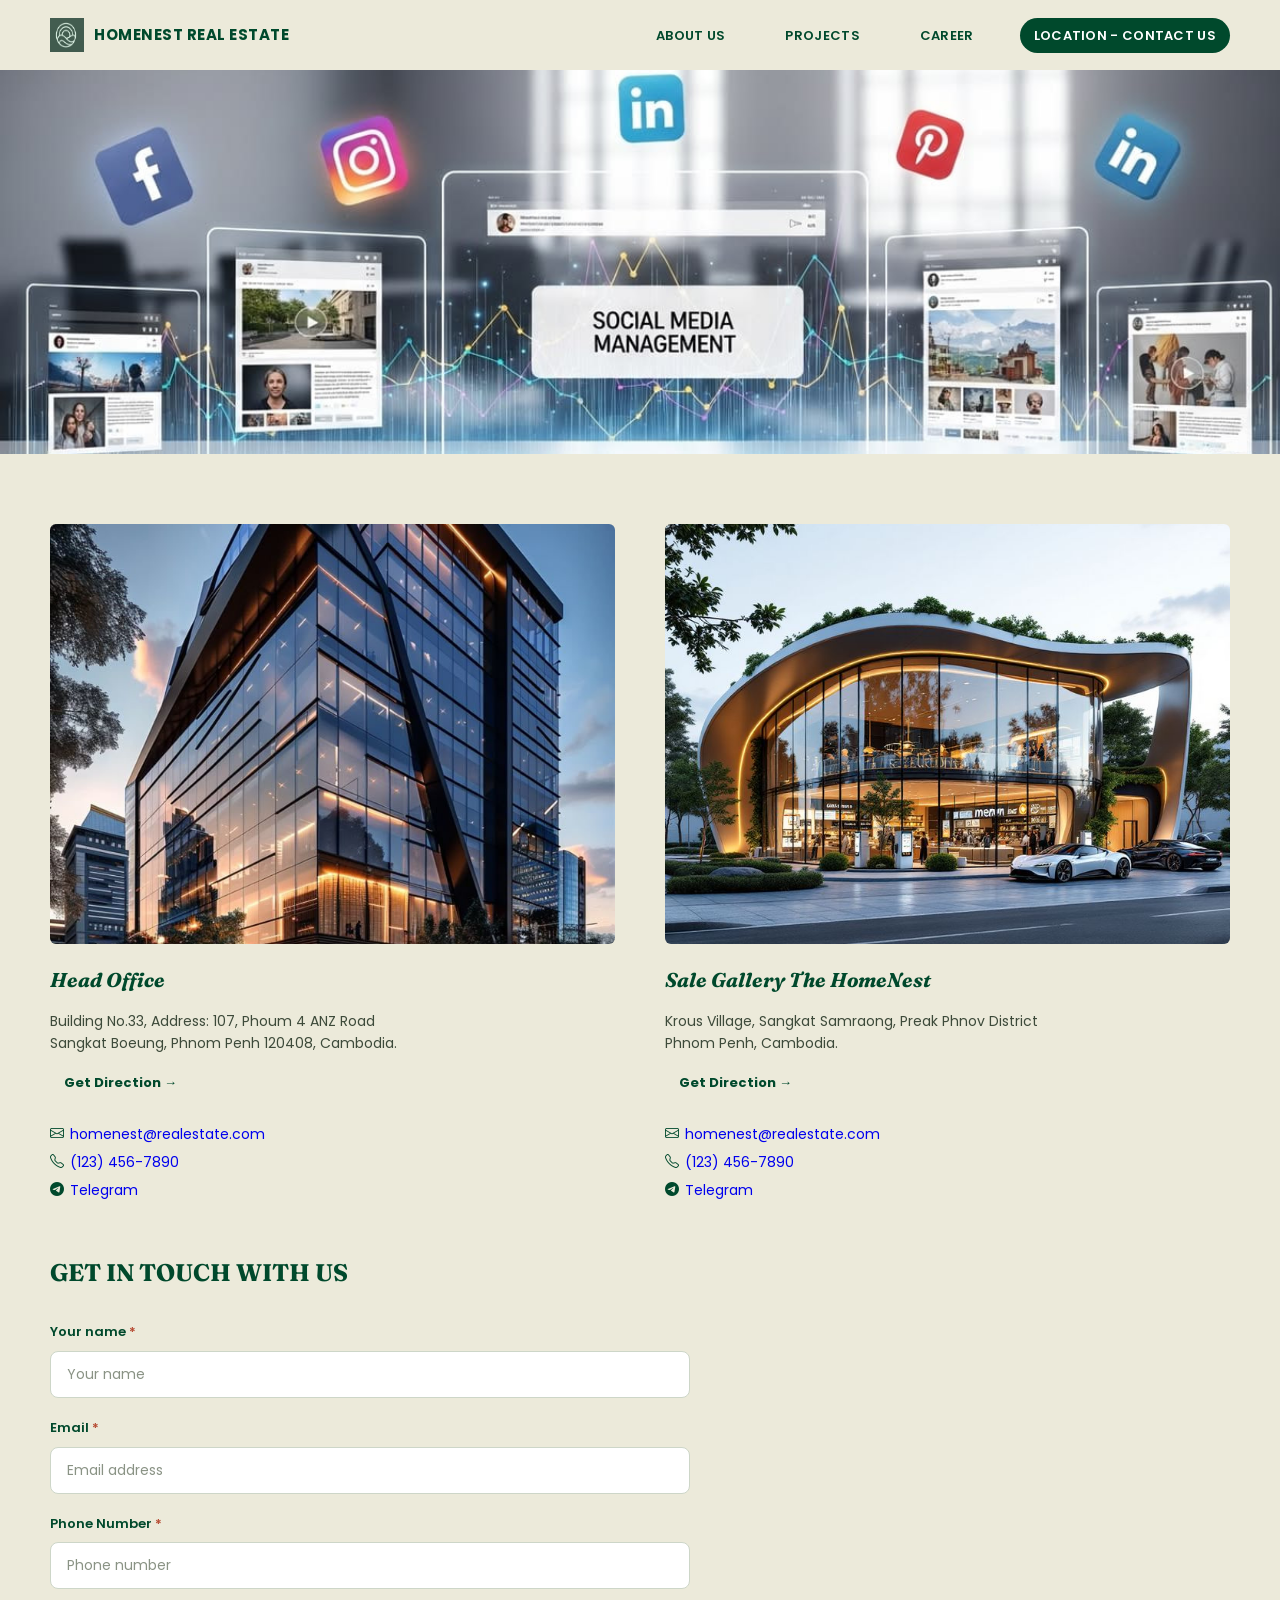
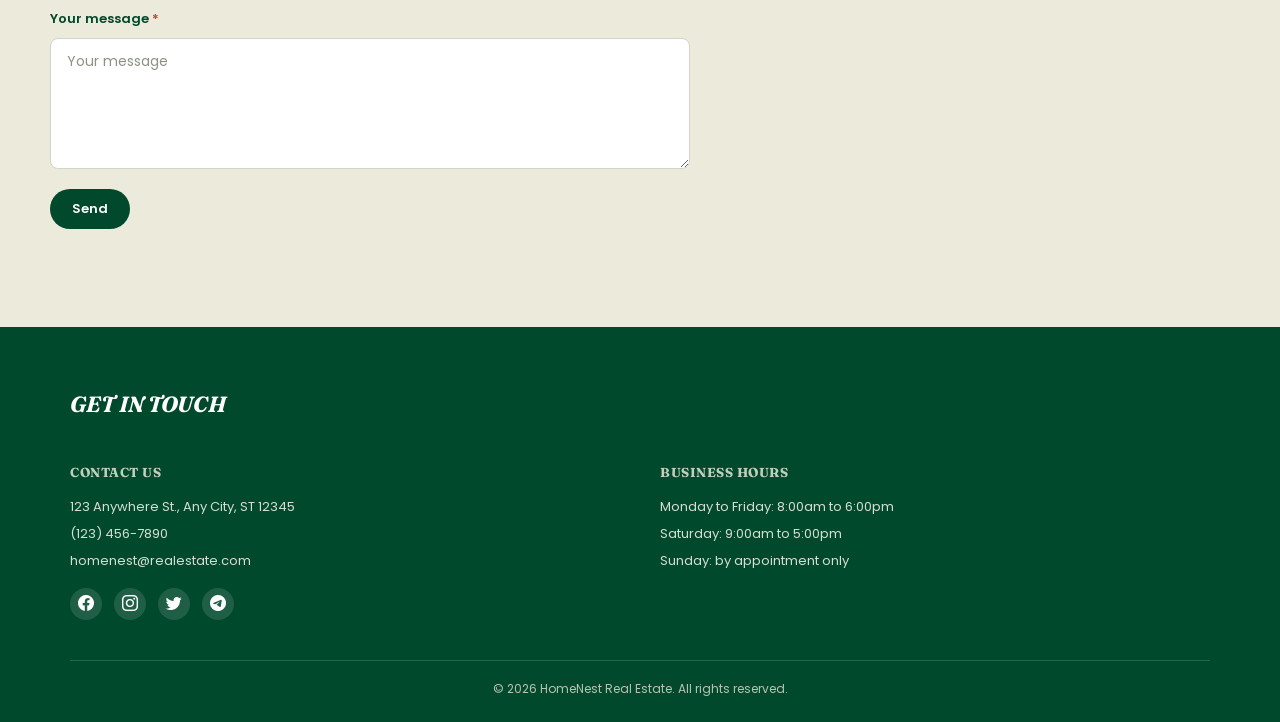
<file: location-contact.html>
<!DOCTYPE html>
<html lang="en">
<head>
<meta charset="UTF-8">
<meta name="viewport" content="width=device-width, initial-scale=1.0">
<title>Location & Contact | HomeNest Real Estate</title>

<!-- Google Fonts -->
<link href="https://fonts.googleapis.com/css2?family=Fraunces:ital,wght@1,600;1,700&family=Poppins:wght@400;500;600;700&display=swap" rel="stylesheet">
<!-- Bootstrap Icons: used only for small icons (location/mail/phone/telegram, social links) -->
<link rel="stylesheet" href="https://cdn.jsdelivr.net/npm/bootstrap-icons@1.11.3/font/bootstrap-icons.css">


<link rel="stylesheet" href="css/style.css">
</head>
<body>

<!-- ============================================================
     NAVBAR 
     ============================================================ -->
<header class="navbar-wrap">
  <nav class="navbar container">
    <a href="index.html" class="logo">
      <img src="image/image-logo.png" alt="HomeNest logo">
      <span>HOMENEST REAL ESTATE</span>
    </a>
    <ul class="nav-links" id="navLinks">
      <li><a href="aboutus.html">ABOUT US</a></li>
      <li><a href="project.html">PROJECTS</a></li>
      <li><a href="career.html">CAREER</a></li>
      <li><a href="location-contact.html" class="active">LOCATION - CONTACT US</a></li>
    </ul>
    <button class="nav-toggle" id="navToggle" aria-label="Open menu">&#9776;</button>
  </nav>
</header>

<!-- ============================================================
     HERO 
     ============================================================ -->
<section class="hero about-hero">
  <img src="image/socialmmedia-img.png" alt="socialmmedia-img">
  <div class="about-hero-title">
    
  </div>
</section>

<!-- ============================================================
     OFFICE LOCATIONS
     ============================================================ -->
<section class="office-section container">
  <div class="office-grid">

    <!-- Head Office -->
    <article class="office-card">
      <div class="office-image">
        <img src="image/image-headoffice.png" alt="HomeNest Head Office building">
      </div>
      <h2 class="office-title">Head Office</h2>
      <p class="office-address">
        Building No.33, Address: 107, Phoum 4 ANZ Road Sangkat Boeung, Phnom Penh 120408, Cambodia.
      </p>
      <a class="link-arrow"
         href="https://www.google.com/maps/search/?api=1&query=IT+STEP+Academy+Phnom+Penh"
         target="_blank" rel="noopener noreferrer">Get Direction &rarr;</a>

      <p class="office-contact">
        <i class="bi bi-envelope"></i><a href="mailto:homenest@realestate.com">homenest@realestate.com</a><br>
        <i class="bi bi-telephone"></i><a href="tel:+855123456790">(123) 456-7890</a><br>
        
        <i class="bi bi-telegram"></i><a href="https://t.me/meiineaang" target="_blank" rel="noopener noreferrer">Telegram</a>
      </p>
    </article>

    <!-- Sale Gallery -->
    <article class="office-card">
      <div class="office-image">
        <img src="image/image-salegallery.png" alt="Sale Gallery The HomeNest building">
      </div>
      <h2 class="office-title">Sale Gallery The HomeNest</h2>
      <p class="office-address">
        Krous Village, Sangkat Samraong, Preak Phnov District Phnom Penh, Cambodia.
      </p>
      <a class="link-arrow"
         href="https://www.google.com/maps/search/?api=1&query=IT+STEP+Academy+Phnom+Penh"
         target="_blank" rel="noopener noreferrer">Get Direction &rarr;</a>

      <p class="office-contact">
        <i class="bi bi-envelope"></i><a href="mailto:homenest@realestate.com">homenest@realestate.com</a><br>
        <i class="bi bi-telephone"></i><a href="tel:+855123456790">(123) 456-7890</a><br>
        
        <i class="bi bi-telegram"></i><a href="https://t.me/meiineaang" target="_blank" rel="noopener noreferrer">Telegram</a>
      </p>
    </article>

  </div>
</section>

<!-- ============================================================
     GET IN TOUCH WITH US — contact form
     ============================================================ -->
<section class="contact-section container">
  <h2 class="section-heading">GET IN TOUCH WITH US</h2>

  <form id="contactForm" class="contact-form" novalidate>

    <div class="form-field" id="nameField">
      <label for="name">Your name <span class="required">*</span></label>
      <input type="text" id="name" name="name" placeholder="Your name" autocomplete="name">
      <span class="field-error" id="nameError" role="alert"></span>
    </div>

    <div class="form-field" id="emailField">
      <label for="email">Email <span class="required">*</span></label>
      <input type="email" id="email" name="email" placeholder="Email address" autocomplete="email">
      <span class="field-error" id="emailError" role="alert"></span>
    </div>

    <div class="form-field" id="phoneField">
      <label for="phone">Phone Number <span class="required">*</span></label>
      <input type="tel" id="phone" name="phone" placeholder="Phone number" autocomplete="tel">
      <span class="field-error" id="phoneError" role="alert"></span>
    </div>

    <div class="form-field" id="messageField">
      <label for="message">Your message <span class="required">*</span></label>
      <textarea id="message" name="message" rows="5" placeholder="Your message"></textarea>
      <span class="field-error" id="messageError" role="alert"></span>
    </div>

    <button type="submit" class="btn-green submit-btn" id="sendBtn">
      <span class="btn-label">Send</span>
      <span class="btn-spinner" aria-hidden="true"></span>
    </button>
  </form>

  <div class="form-toast" id="successToast" role="status" aria-live="polite">
    Your message has been sent. We'll get back to you soon!
  </div>
</section>

<!-- ============================================================
     FOOTER
     ============================================================ -->
<footer>
  <div class="container">
    <h2 class="footer-heading">GET IN TOUCH</h2>
    <div class="footer-inner">
      <div>
        <h4>Contact Us</h4>
        <p>123 Anywhere St., Any City, ST 12345</p>
        <p>(123) 456-7890</p>
        <p>homenest@realestate.com</p>
        <div class="footer-socials">
          <a href="#" aria-label="Facebook"><i class="bi bi-facebook"></i></a>
          <a href="#" aria-label="Instagram"><i class="bi bi-instagram"></i></a>
          <a href="#" aria-label="Twitter"><i class="bi bi-twitter"></i></a>
          
          <a href="https://t.me/meiineaang" target="_blank" rel="noopener noreferrer" aria-label="Telegram"><i class="bi bi-telegram"></i></a>
        </div>
      </div>
      <div>
        <h4>Business Hours</h4>
        <p>Monday to Friday: 8:00am to 6:00pm</p>
        <p>Saturday: 9:00am to 5:00pm</p>
        <p>Sunday: by appointment only</p>
      </div>
    </div>
    <div class="footer-bottom">
      &copy; 2026 HomeNest Real Estate. All rights reserved.
    </div>
  </div>
</footer>

<script>
  // mobile menu toggle
  document.getElementById('navToggle').addEventListener('click', function () {
    document.getElementById('navLinks').classList.toggle('open');
  });

 
  (function () {
    var form = document.getElementById('contactForm');
    var sendBtn = document.getElementById('sendBtn');
    var toast = document.getElementById('successToast');

    var fields = {
      name: {
        input: document.getElementById('name'),
        wrap: document.getElementById('nameField'),
        error: document.getElementById('nameError'),
        validate: function (v) {
          if (!v) return 'Please enter your name.';
          if (v.length < 2) return 'Name must be at least 2 characters.';
          return '';
        }
      },
      email: {
        input: document.getElementById('email'),
        wrap: document.getElementById('emailField'),
        error: document.getElementById('emailError'),
        validate: function (v) {
          if (!v) return 'Please enter your email.';
          var re = /^[^\s@]+@[^\s@]+\.[^\s@]+$/;
          if (!re.test(v)) return 'Please enter a valid email address.';
          return '';
        }
      },
      phone: {
        input: document.getElementById('phone'),
        wrap: document.getElementById('phoneField'),
        error: document.getElementById('phoneError'),
        validate: function (v) {
          if (!v) return 'Please enter your phone number.';
          var digits = v.replace(/[^\d]/g, '');
          if (digits.length < 7 || digits.length > 15) return 'Please enter a valid phone number.';
          return '';
        }
      },
      message: {
        input: document.getElementById('message'),
        wrap: document.getElementById('messageField'),
        error: document.getElementById('messageError'),
        validate: function (v) {
          if (!v) return 'Please enter a message.';
          if (v.length < 10) return 'Message should be at least 10 characters.';
          return '';
        }
      }
    };

    function validateField(key) {
      var f = fields[key];
      var value = f.input.value.trim();
      var errorText = f.validate(value);
      if (errorText) {
        f.wrap.classList.add('invalid');
        f.error.textContent = errorText;
        return false;
      }
      f.wrap.classList.remove('invalid');
      f.error.textContent = '';
      return true;
    }

    Object.keys(fields).forEach(function (key) {
      var f = fields[key];
      f.input.addEventListener('blur', function () { validateField(key); });
      f.input.addEventListener('input', function () {
        if (f.wrap.classList.contains('invalid')) validateField(key);
      });
    });

    form.addEventListener('submit', function (e) {
      e.preventDefault();
      toast.classList.remove('show');

      var allValid = true;
      Object.keys(fields).forEach(function (key) {
        if (!validateField(key)) allValid = false;
      });

      if (!allValid) {
        var firstInvalid = form.querySelector('.form-field.invalid input, .form-field.invalid textarea');
        if (firstInvalid) firstInvalid.focus();
        return;
      }

      submitForm({
        name: fields.name.input.value.trim(),
        email: fields.email.input.value.trim(),
        phone: fields.phone.input.value.trim(),
        message: fields.message.input.value.trim()
      });
    });

    function submitForm(data) {
      sendBtn.classList.add('loading');
      sendBtn.disabled = true;

    
      setTimeout(function () {
        console.log('Form data ready to send:', data);
        onSuccess();
      }, 900);
    }

    function onSuccess() {
      sendBtn.classList.remove('loading');
      sendBtn.disabled = false;
      toast.classList.add('show');
      form.reset();
      Object.keys(fields).forEach(function (key) {
        fields[key].wrap.classList.remove('invalid');
        fields[key].error.textContent = '';
      });
      setTimeout(function () { toast.classList.remove('show'); }, 6000);
    }

    function onError() {
      sendBtn.classList.remove('loading');
      sendBtn.disabled = false;
      alert('Something went wrong sending your message. Please try again.');
    }
  })();
</script>

</body>
</html>
</file>
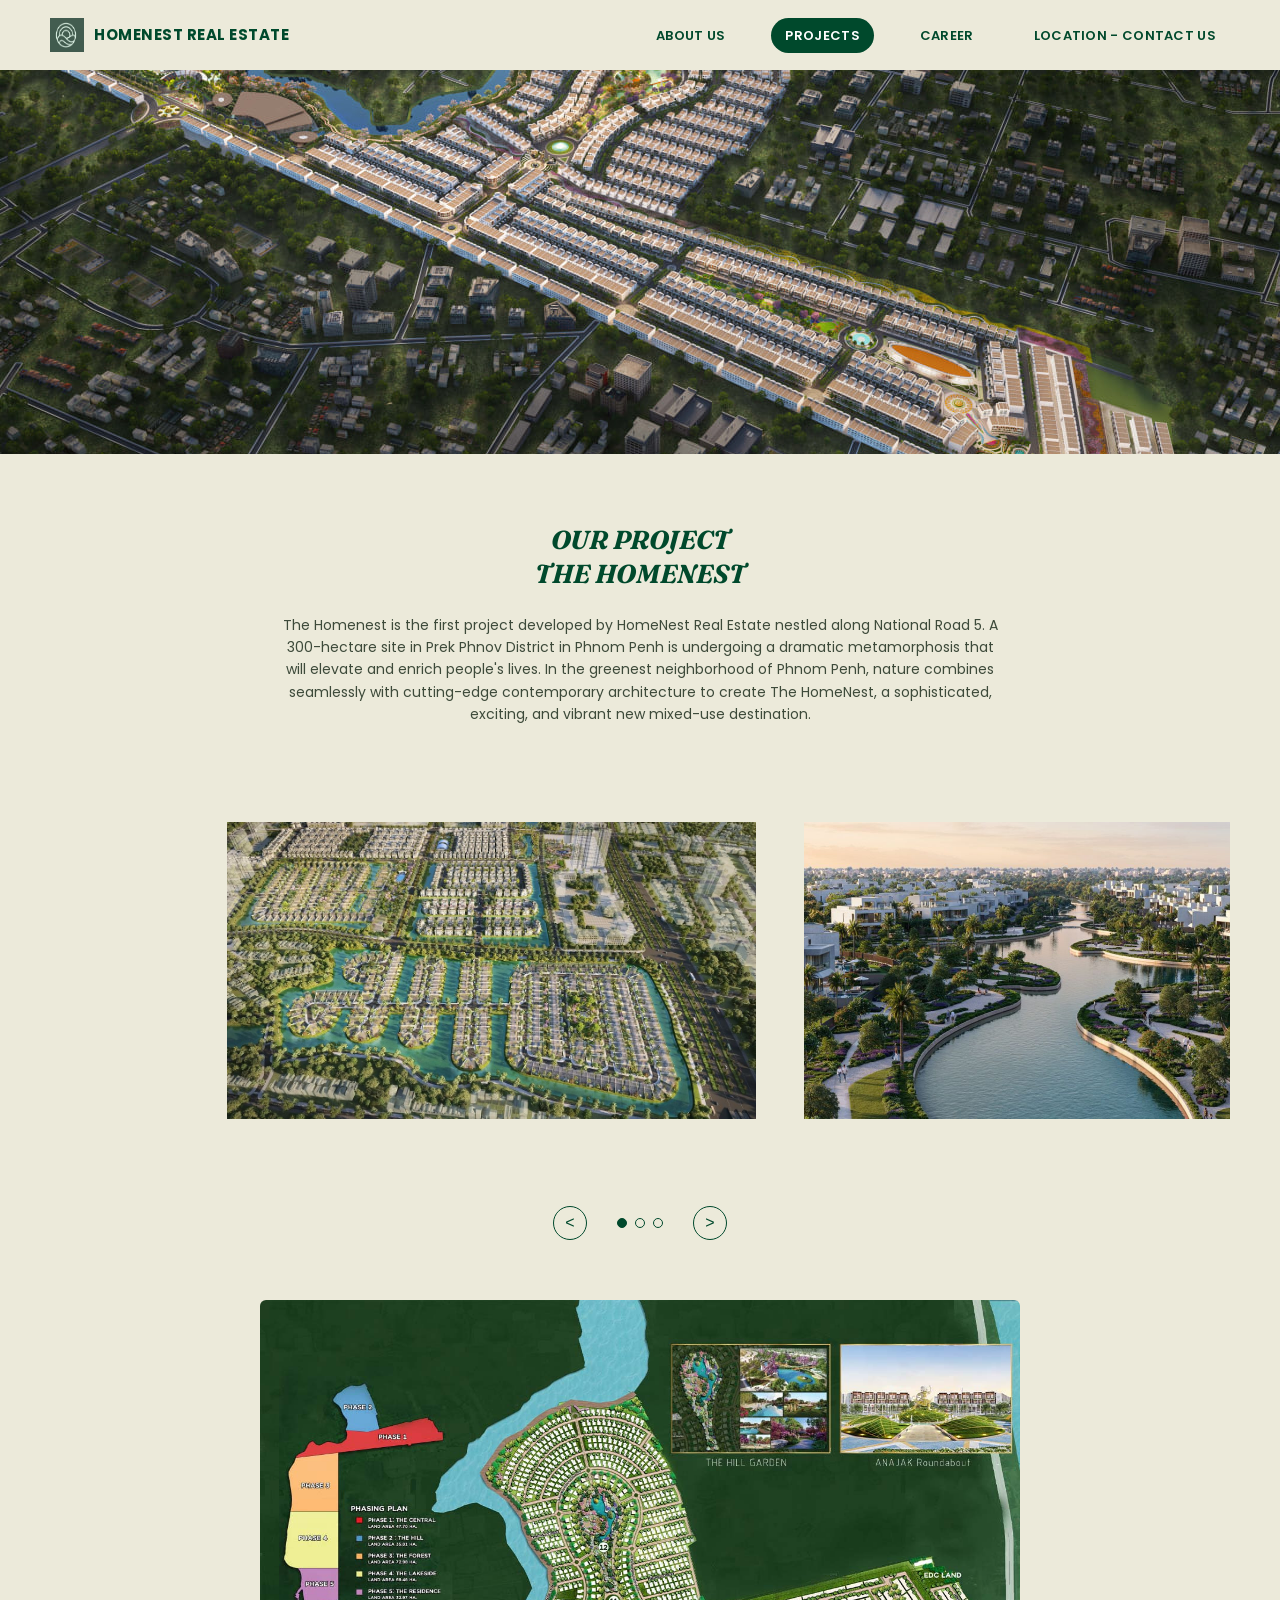
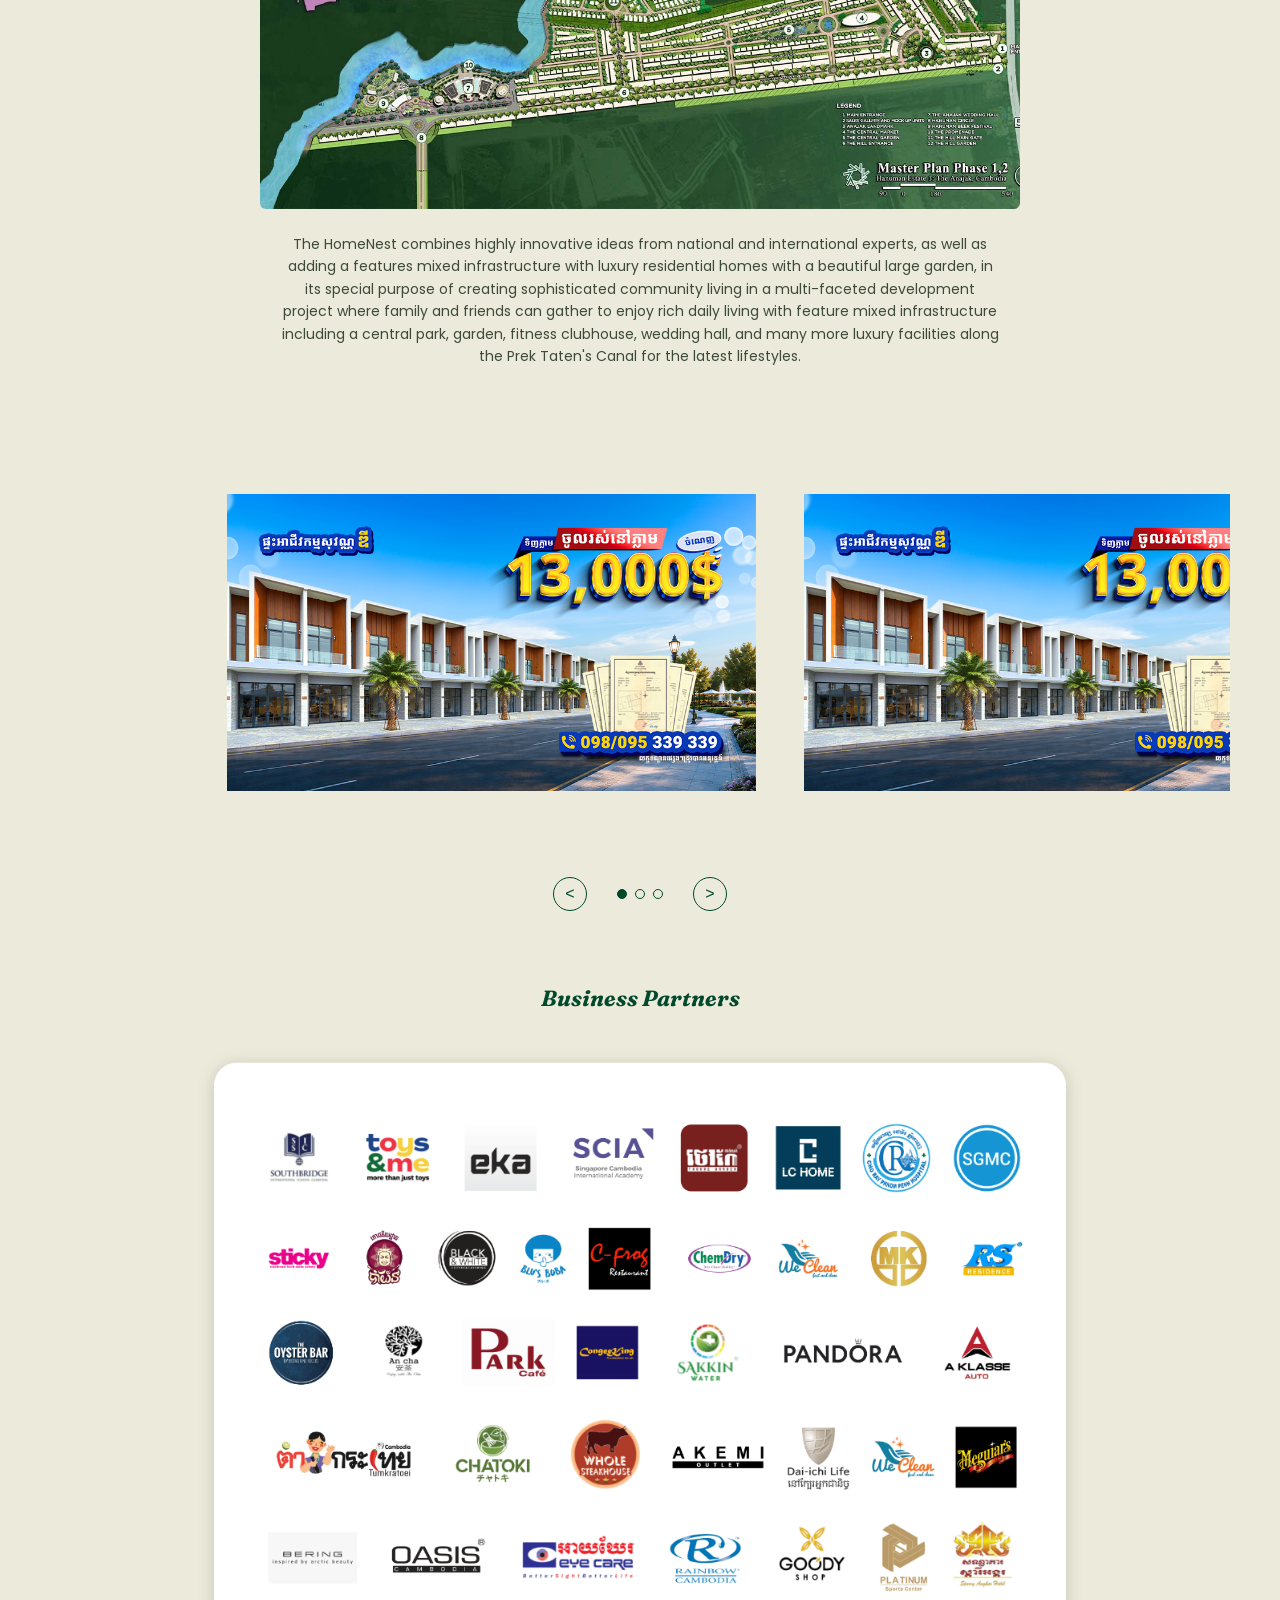
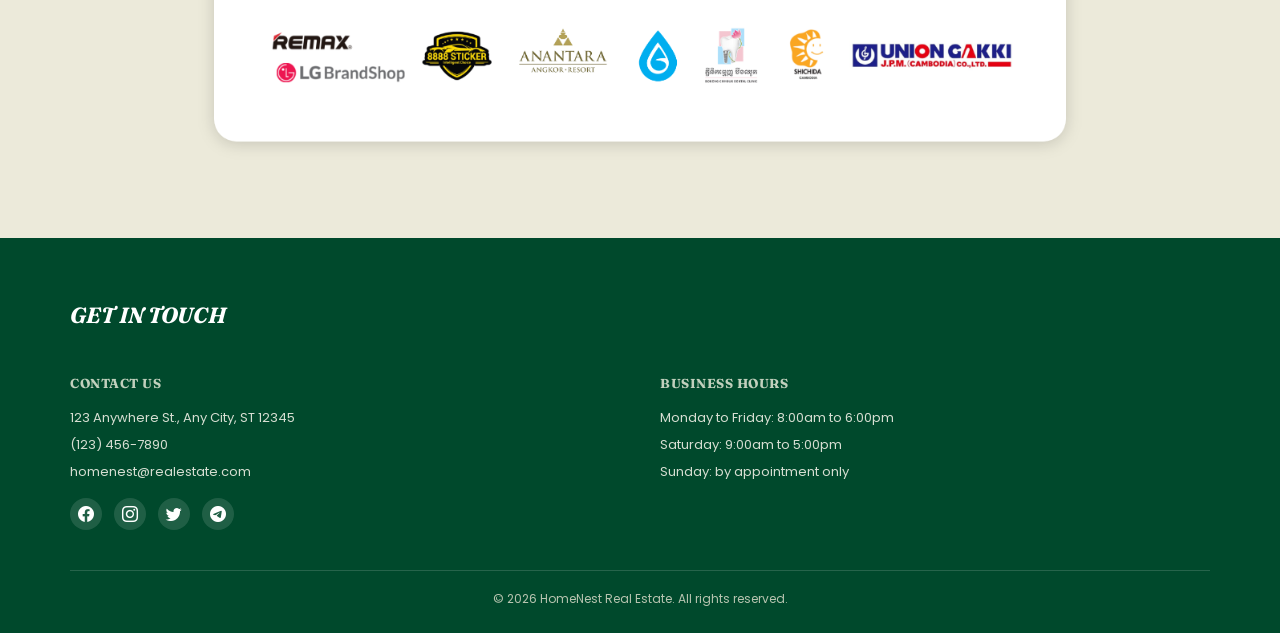
<file: project.html>
<!DOCTYPE html>
<html lang="en">
<head>
<meta charset="UTF-8">
<meta name="viewport" content="width=device-width, initial-scale=1.0">
<title>Projects - HomeNest Real Estate</title>

<!-- Google Fonts -->
<link href="https://fonts.googleapis.com/css2?family=Fraunces:ital,wght@1,600;1,700&family=Poppins:wght@400;500;600;700&display=swap" rel="stylesheet">
<!-- Bootstrap Icons -->
<link rel="stylesheet" href="https://cdn.jsdelivr.net/npm/bootstrap-icons@1.11.3/font/bootstrap-icons.css">


<link rel="stylesheet" href="css/style.css">
</head>
<body>

<!-- ============================================================
     NAVBAR — PROJECTS 
     ============================================================ -->
<header class="navbar-wrap">
  <nav class="navbar container">
    <a href="index.html" class="logo">
      <img src="image/image-logo.png" alt="HomeNest logo">
      <span>HOMENEST REAL ESTATE</span>
    </a>
    <ul class="nav-links" id="navLinks">
      <li><a href="aboutus.html">ABOUT US</a></li>
      <li><a href="project.html" class="active">PROJECTS</a></li>
      <li><a href="career.html">CAREER</a></li>
      <li><a href="location-contact.html">LOCATION - CONTACT US</a></li>
    </ul>
    <button class="nav-toggle" id="navToggle" aria-label="Open menu">&#9776;</button>
  </nav>
</header>

<!-- ============================================================
     HERO
     ============================================================ -->
<section class="hero">
  <img src="image/image-hero3.png" alt="HomeNest project aerial view">
</section>

<!-- ============================================================
     OUR PROJECT 
     ============================================================ -->
<section class="our-project container">
  <h2>OUR PROJECT<br>THE HOMENEST</h2>
  <p>
    The Homenest is the first project developed by HomeNest Real Estate nestled along National
    Road 5. A 300-hectare site in Prek Phnov District in Phnom Penh is undergoing a dramatic
    metamorphosis that will elevate and enrich people's lives. In the greenest neighborhood of
    Phnom Penh, nature combines seamlessly with cutting-edge contemporary architecture to
    create The HomeNest, a sophisticated, exciting, and vibrant new mixed-use destination.
  </p>
</section>

<!-- ============================================================
     PROJECT IMAGE GALLERY
     ============================================================ -->
<section class="project-gallery-section promo-section container">
  <div class="promo-viewport" id="galleryViewport">
    <div class="promo-slide"><div class="promo-frame"><img src="image/project-hero1.png" alt="HomeNest project view 1"></div></div>
    <div class="promo-slide"><div class="promo-frame"><img src="image/project-hero3.png" alt="HomeNest project view 2"></div></div>
    <div class="promo-slide"><div class="promo-frame"><img src="image/project-hero5.png" alt="HomeNest project view 3"></div></div>
  </div>
  <div class="promo-nav">
    <button type="button" id="galleryPrev" class="promo-btn" aria-label="Previous image">&lt;</button>
    <div class="promo-dots" id="galleryDots"></div>
    <button type="button" id="galleryNext" class="promo-btn" aria-label="Next image">&gt;</button>
  </div>
</section>

<!-- ============================================================
     MASTER PLAN 
     ============================================================ -->
<section class="masterplan-section container">
  <img src="image/project-hero6.png" alt="HomeNest master plan">
  <p>
    The HomeNest combines highly innovative ideas from national and international experts, as
    well as adding a features mixed infrastructure with luxury residential homes with a
    beautiful large garden, in its special purpose of creating sophisticated community living
    in a multi-faceted development project where family and friends can gather to enjoy rich
    daily living with feature mixed infrastructure including a central park, garden, fitness
    clubhouse, wedding hall, and many more luxury facilities along the Prek Taten's Canal for
    the latest lifestyles.
  </p>
</section>

<!-- ============================================================
     PROMOTION CAROUSEL
     ============================================================ -->
<section class="promo-section container">
  <div class="promo-viewport" id="promoViewport">
    <!-- NOTE: same as the homepage — replace these 3 filenames
         with your 3 real promo banner images -->
    <div class="promo-slide"><div class="promo-frame"><img src="image/image-promotion.png" alt="Promotion 1"></div></div>
    <div class="promo-slide"><div class="promo-frame"><img src="image/image-promotion.png" alt="Promotion 2"></div></div>
    <div class="promo-slide"><div class="promo-frame"><img src="image/image-promotion.png" alt="Promotion 3"></div></div>
  </div>
  <div class="promo-nav">
    <button type="button" id="promoPrev" class="promo-btn" aria-label="Previous slide">&lt;</button>
    <div class="promo-dots" id="promoDots"></div>
    <button type="button" id="promoNext" class="promo-btn" aria-label="Next slide">&gt;</button>
  </div>
</section>

<!-- ============================================================
     BUSINESS PARTNERS 
     ============================================================ -->
<section class="partners-section container">
  <h2 class="partners-title">Business Partners</h2>
  <div class="partners-box">
    <img src="image/partner.png" alt="Our business partners">
  </div>
</section>

<!-- ============================================================
     FOOTER
     ============================================================ -->
<footer>
  <div class="container">
    <h2 class="footer-heading">GET IN TOUCH</h2>
    <div class="footer-inner">
      <div>
        <h4>Contact Us</h4>
        <p>123 Anywhere St., Any City, ST 12345</p>
        <p>(123) 456-7890</p>
        <p>homenest@realestate.com</p>
        <div class="footer-socials">
          <a href="#" aria-label="Facebook"><i class="bi bi-facebook"></i></a>
          <a href="#" aria-label="Instagram"><i class="bi bi-instagram"></i></a>
          <a href="#" aria-label="Twitter"><i class="bi bi-twitter"></i></a>
          
          <a href="https://t.me/meiineaang" target="_blank" rel="noopener noreferrer" aria-label="Telegram"><i class="bi bi-telegram"></i></a>
        </div>
      </div>
      <div>
        <h4>Business Hours</h4>
        <p>Monday to Friday: 8:00am to 6:00pm</p>
        <p>Saturday: 9:00am to 5:00pm</p>
        <p>Sunday: by appointment only</p>
      </div>
    </div>
    <div class="footer-bottom">
      &copy; 2026 HomeNest Real Estate. All rights reserved.
    </div>
  </div>
</footer>

<script>
  // mobile menu toggle
  document.getElementById('navToggle').addEventListener('click', function () {
    document.getElementById('navLinks').classList.toggle('open');
  });


  function initPeekCarousel(viewportId, dotsId, prevId, nextId) {
    var viewport = document.getElementById(viewportId);
    if (!viewport) return;
    var slides = Array.prototype.slice.call(viewport.querySelectorAll('.promo-slide'));
    var dotsWrap = document.getElementById(dotsId);
    var total = slides.length;
    var current = 0;
    var scrollTimeout = null;

    slides.forEach(function (_, i) {
      var dot = document.createElement('button');
      dot.type = 'button';
      dot.className = 'promo-dot' + (i === 0 ? ' active' : '');
      dot.setAttribute('aria-label', 'Go to slide ' + (i + 1));
      dot.addEventListener('click', function () { goTo(i); });
      dotsWrap.appendChild(dot);
    });
    var dots = Array.prototype.slice.call(dotsWrap.querySelectorAll('.promo-dot'));

    function centerSlide(index, smooth) {
      var slide = slides[index];
      var target = slide.offsetLeft - (viewport.clientWidth - slide.offsetWidth) / 2;
      viewport.scrollTo({ left: target, behavior: smooth ? 'smooth' : 'auto' });
    }

    function setActive(index) {
      current = index;
      dots.forEach(function (dot, i) {
        dot.classList.toggle('active', i === index);
      });
    }

    function goTo(index) {
      var next = (index + total) % total;
      setActive(next);
      centerSlide(next, true);
    }

    document.getElementById(prevId).addEventListener('click', function () {
      goTo(current - 1);
    });
    document.getElementById(nextId).addEventListener('click', function () {
      goTo(current + 1);
    });

    viewport.addEventListener('scroll', function () {
      if (scrollTimeout) window.cancelAnimationFrame(scrollTimeout);
      scrollTimeout = window.requestAnimationFrame(function () {
        var viewportCenter = viewport.scrollLeft + viewport.clientWidth / 2;
        var closest = 0;
        var closestDist = Infinity;
        slides.forEach(function (slide, i) {
          var slideCenter = slide.offsetLeft + slide.offsetWidth / 2;
          var dist = Math.abs(slideCenter - viewportCenter);
          if (dist < closestDist) { closestDist = dist; closest = i; }
        });
        if (closest !== current) setActive(closest);
      });
    }, { passive: true });

    window.addEventListener('resize', function () { centerSlide(current, false); });

    setActive(0);
    centerSlide(0, false);
  }

  initPeekCarousel('galleryViewport', 'galleryDots', 'galleryPrev', 'galleryNext');
  initPeekCarousel('promoViewport', 'promoDots', 'promoPrev', 'promoNext');
</script>

</body>
</html>
</file>
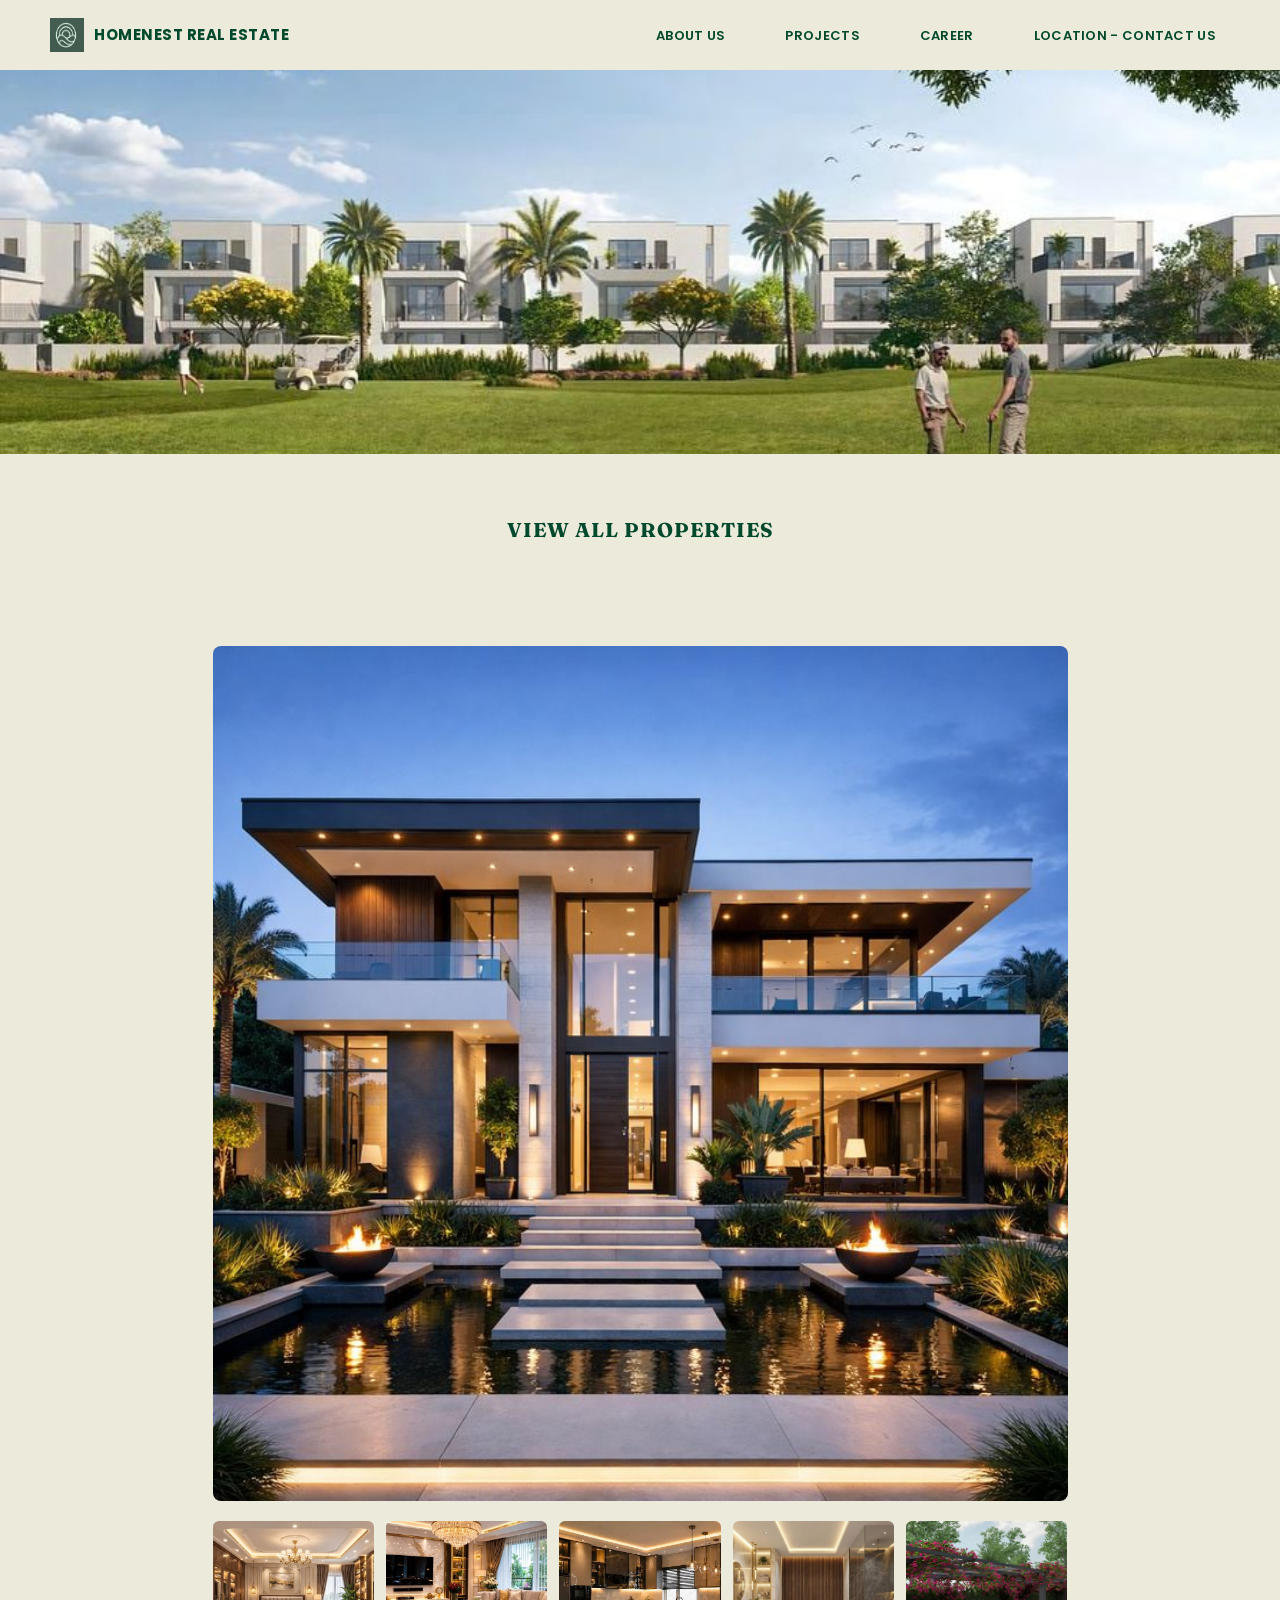
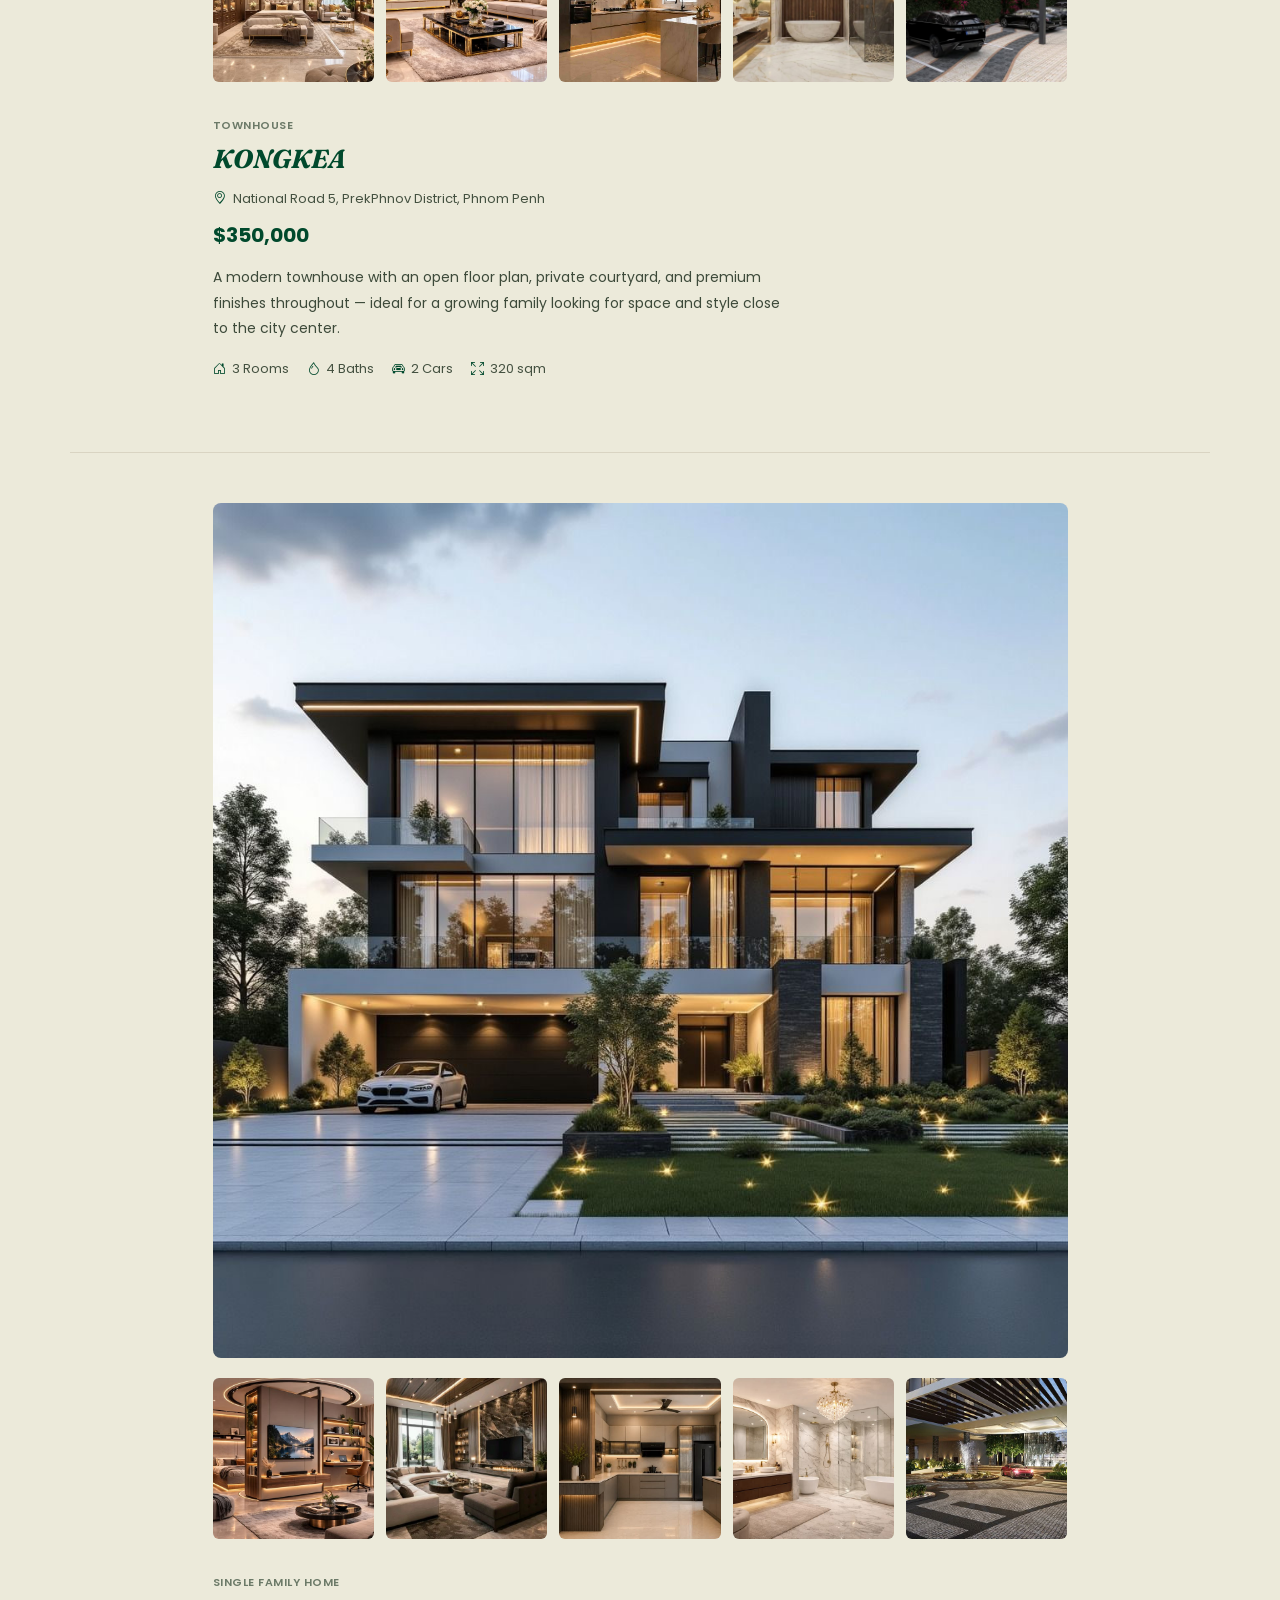
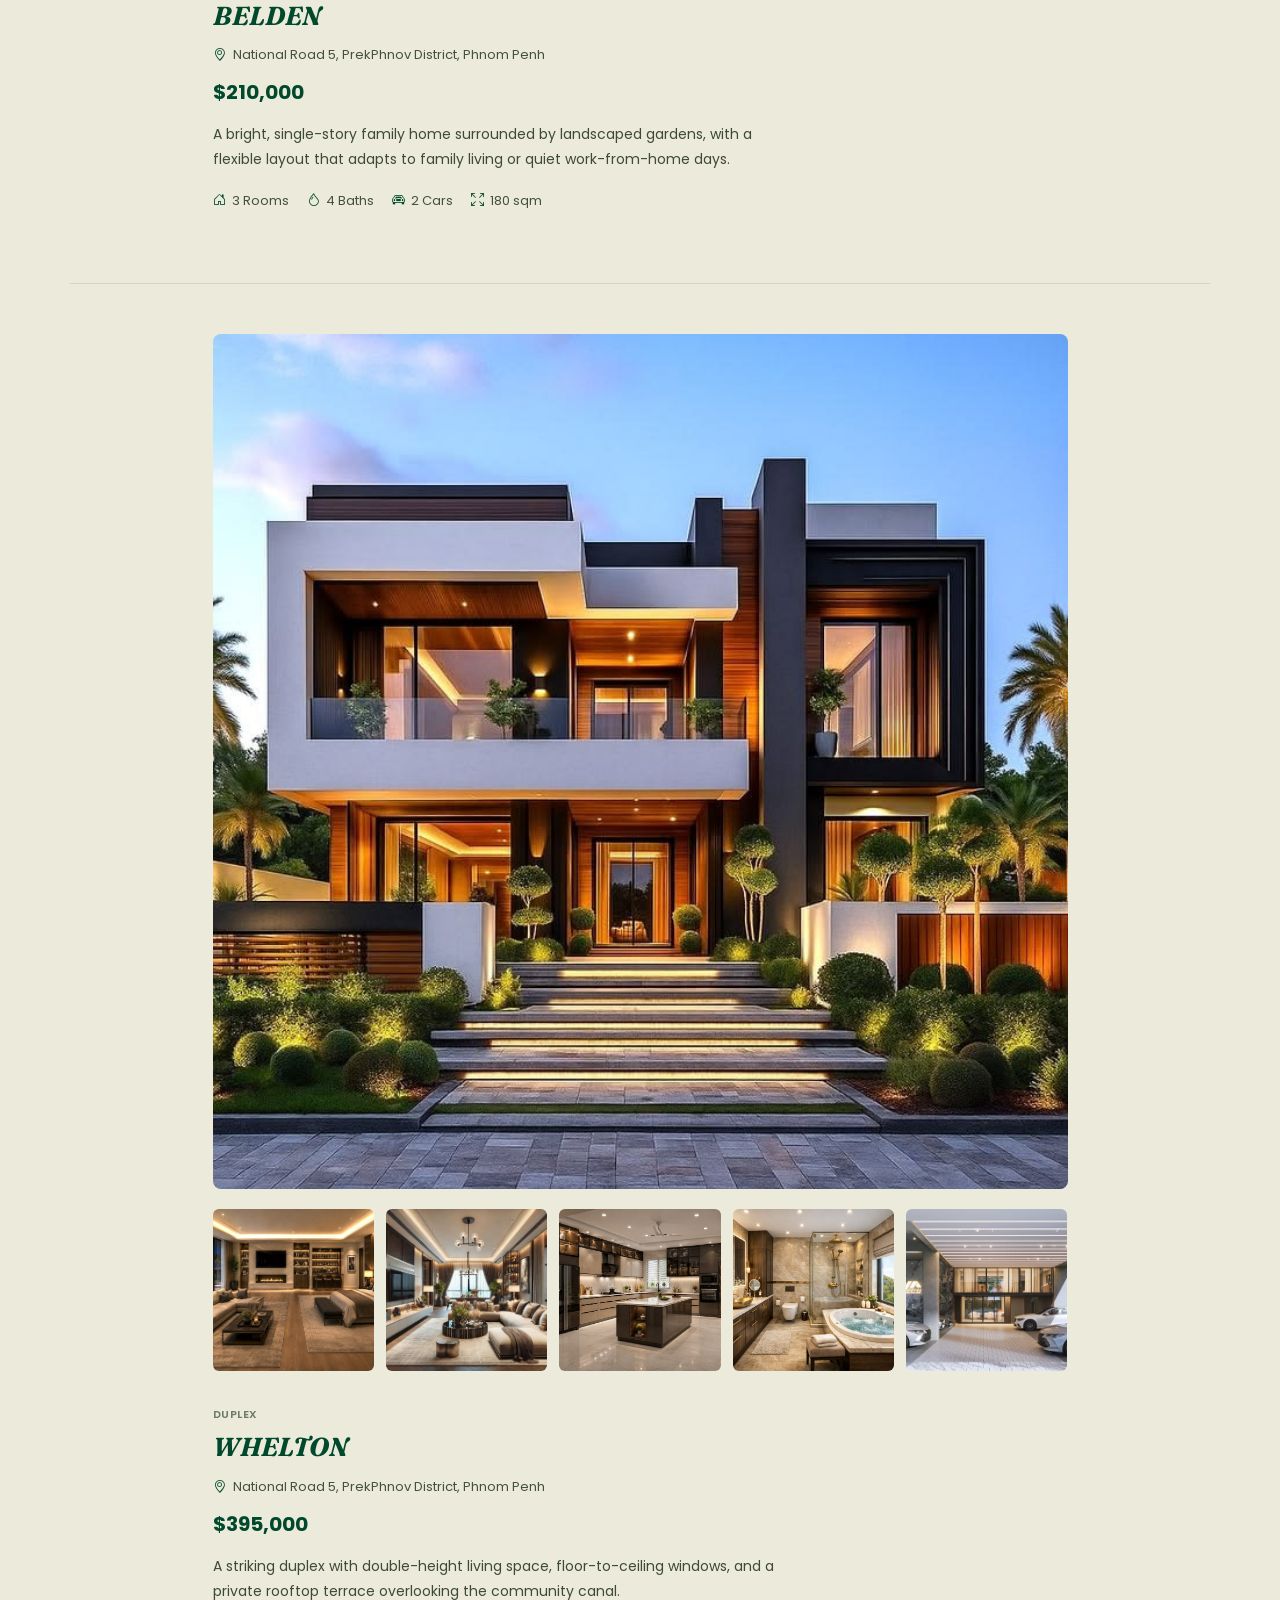
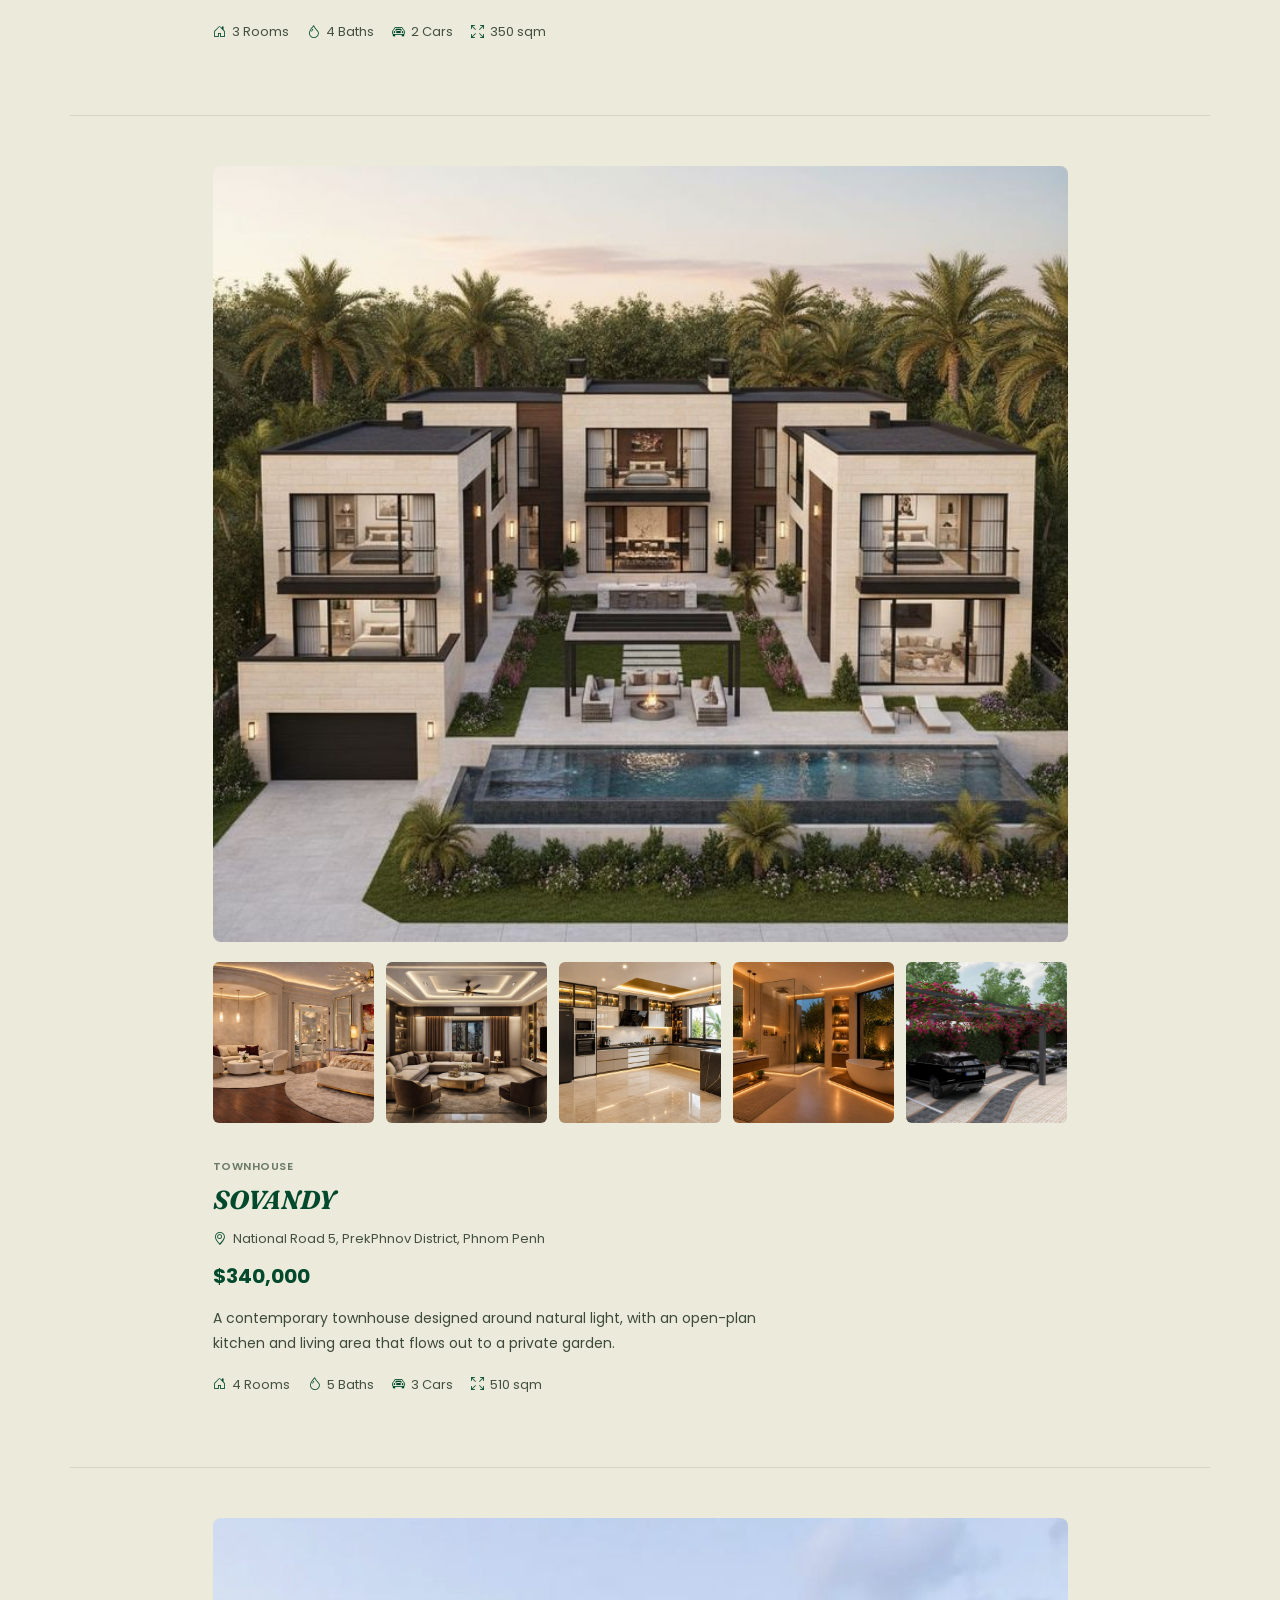
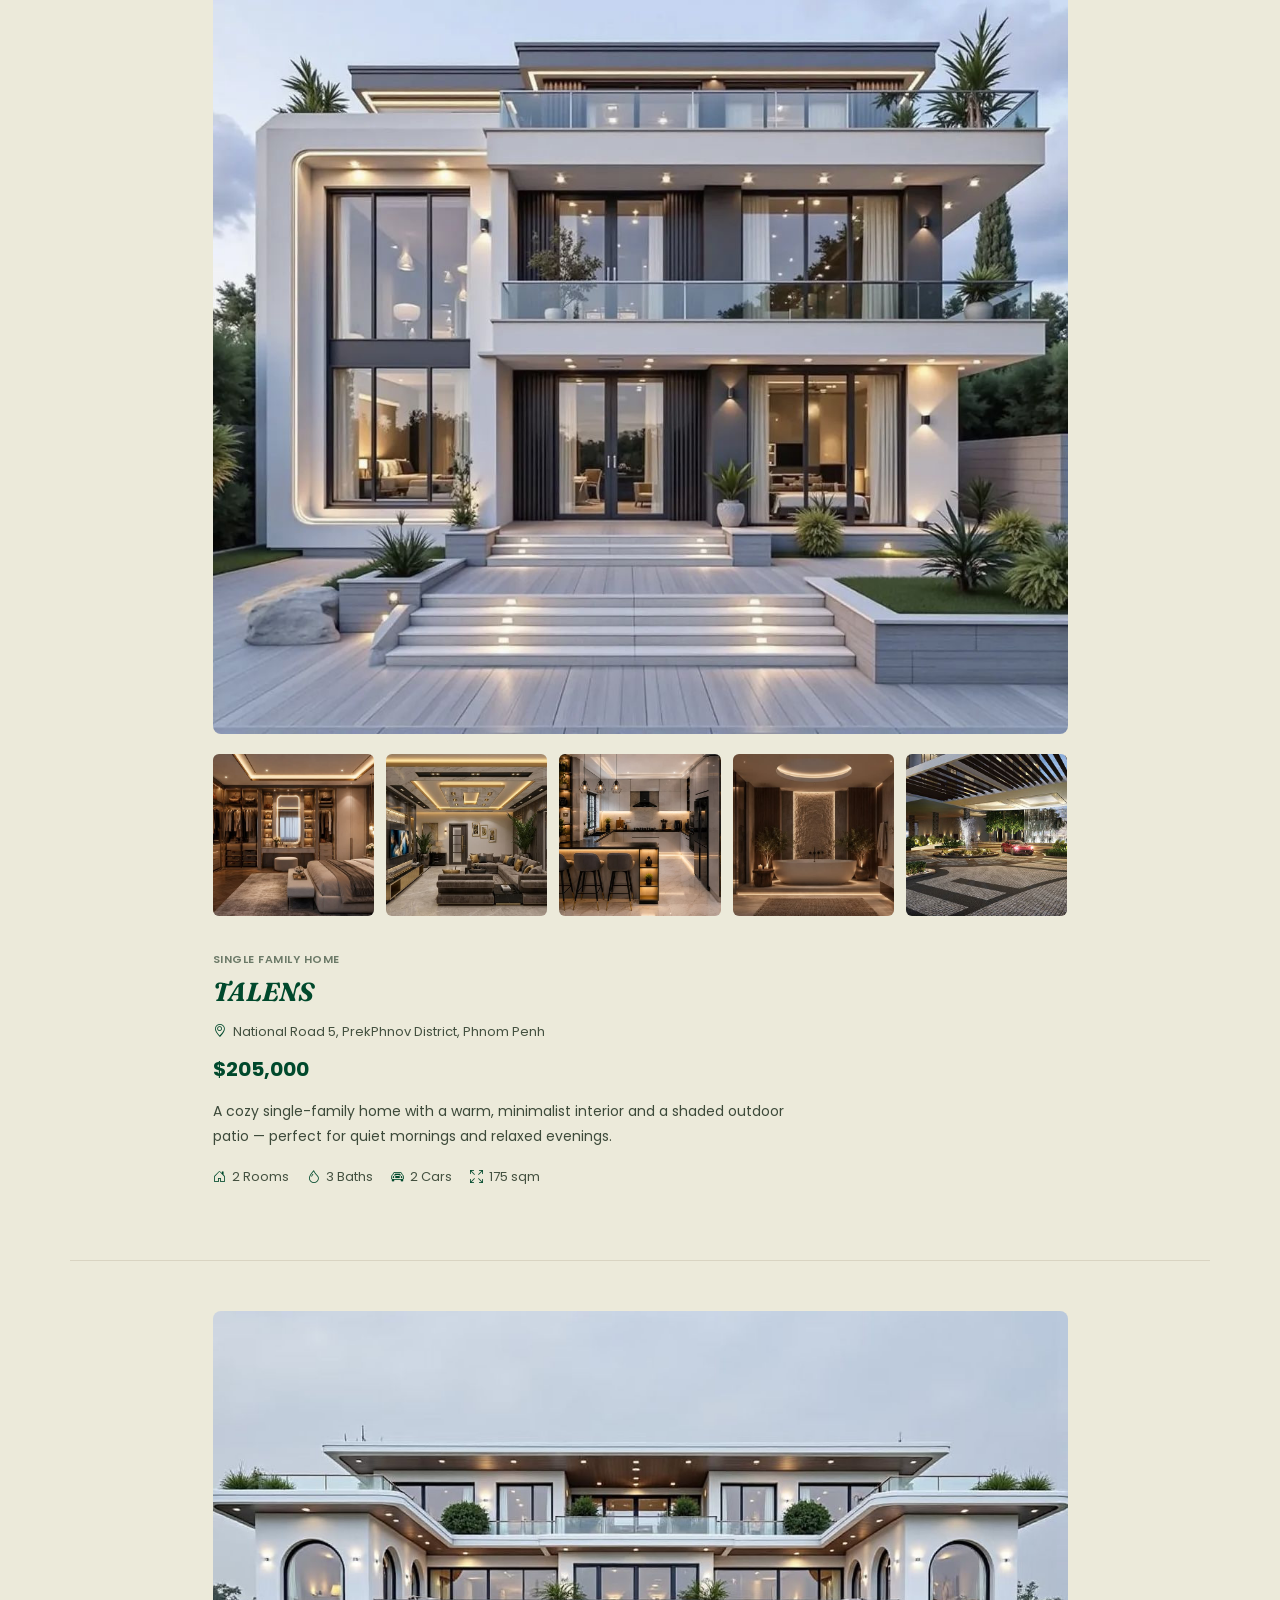
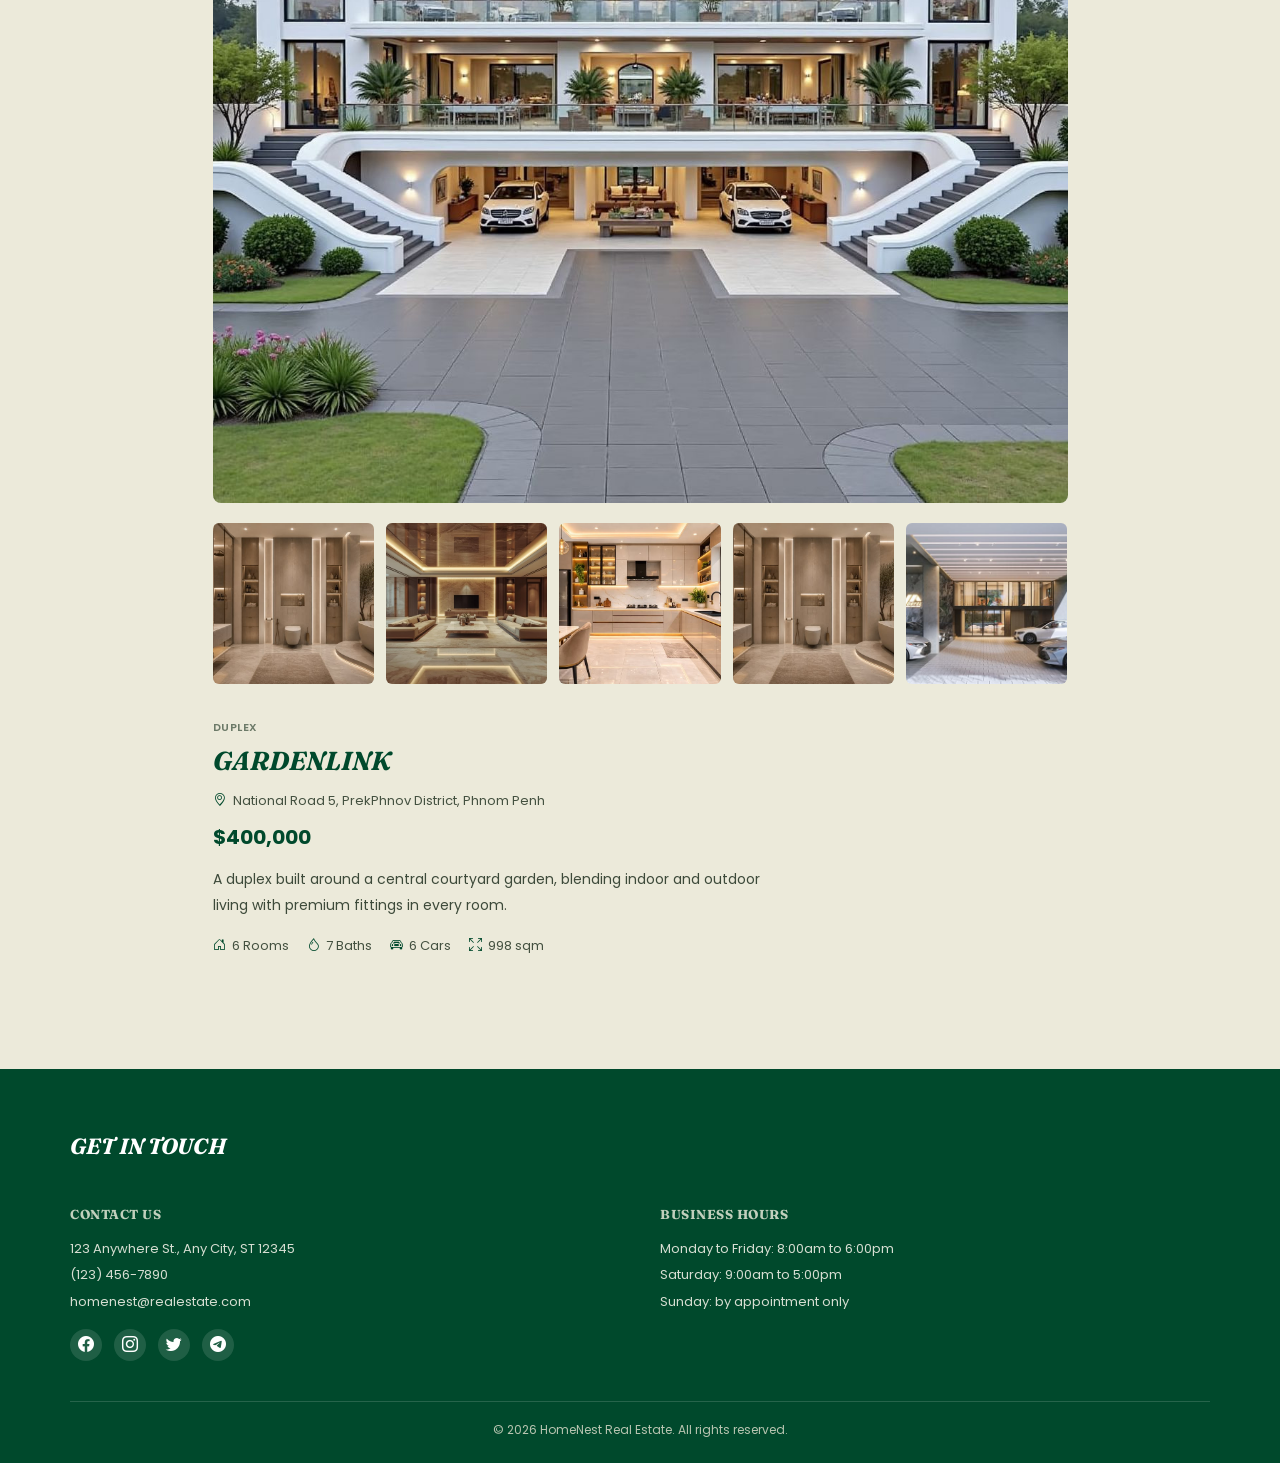
<file: viewallproperties.html>
<!DOCTYPE html>
<html lang="en">
<head>
<meta charset="UTF-8">
<meta name="viewport" content="width=device-width, initial-scale=1.0">
<title>View All Properties - HomeNest Real Estate</title>

<!-- Google Fonts -->
<link href="https://fonts.googleapis.com/css2?family=Fraunces:ital,wght@1,600;1,700&family=Poppins:wght@400;500;600;700&display=swap" rel="stylesheet">
<!-- Bootstrap Icons: used only for small icons (location pin, bed/bath/car, arrows) -->
<link rel="stylesheet" href="https://cdn.jsdelivr.net/npm/bootstrap-icons@1.11.3/font/bootstrap-icons.css">


<link rel="stylesheet" href="css/style.css">
</head>
<body>

<!-- ============================================================
     NAVBAR 
     ============================================================ -->
<header class="navbar-wrap">
  <nav class="navbar container">
    <a href="index.html" class="logo">
      <img src="image/image-logo.png" alt="HomeNest logo">
      <span>HOMENEST REAL ESTATE</span>
    </a>
    <ul class="nav-links" id="navLinks">
      <li><a href="aboutus.html">ABOUT US</a></li>
      <li><a href="project.html">PROJECTS</a></li>
      <li><a href="career.html">CAREER</a></li>
      <li><a href="location-contact.html">LOCATION - CONTACT US</a></li>
    </ul>
    <button class="nav-toggle" id="navToggle" aria-label="Open menu">&#9776;</button>
  </nav>
</header>

<!-- ============================================================
     HERO 
     ============================================================ -->
<section class="hero">
  <img src="image/parkhous.jpg" alt="HomeNest properties banner">
</section>

<!-- ============================================================
     PAGE TITLE
     ============================================================ -->
<div class="container">
  <h1 class="page-title">VIEW ALL PROPERTIES</h1>
</div>

<!-- ============================================================
     PROPERTY LISTING 
     ============================================================ -->

<main class="container property-listing">

  <!-- ========== PROPERTY 1 ========== -->
  <article class="property-block">

 
    <div class="property-featured">
      <img src="image/image-house1.png" alt="Featured property photo">
    </div>

    
    <div class="property-thumbs">
      <div class="thumb"><img src="image/room1.png" alt="Thumbnail 1"></div>
      <div class="thumb"><img src="image/livingroom1.png" alt="Thumbnail 2"></div>
      <div class="thumb"><img src="image/kitchen1.png" alt="Thumbnail 3"></div>
      <div class="thumb"><img src="image/bathroom1.png" alt="Thumbnail 4"></div>
      <div class="thumb"><img src="image/parking1.png" alt="Thumbnail 5"></div>
    </div>

    
    <div class="property-info">
      <p class="property-type">TOWNHOUSE</p>
      <h2 class="property-name">KONGKEA</h2>
      <p class="property-location"><i class="bi bi-geo-alt"></i> National Road 5, PrekPhnov District, Phnom Penh</p>
      <p class="property-price">$350,000</p>
      <p class="property-description">
        A modern townhouse with an open floor plan, private courtyard, and
        premium finishes throughout — ideal for a growing family looking for
        space and style close to the city center.
      </p>
      <ul class="property-features">
        <li><i class="bi bi-house-door"></i> 3 Rooms</li>
        <li><i class="bi bi-droplet"></i> 4 Baths</li>
        <li><i class="bi bi-car-front"></i> 2 Cars</li>
        <li><i class="bi bi-arrows-fullscreen"></i> 320 sqm</li>
      </ul>
      
    </div>
  </article>

  <!-- ========== PROPERTY 2 ========== -->
  <article class="property-block">
    <div class="property-featured">
      <img src="image/image-house2.png" alt="Featured property photo">
    </div>
    <div class="property-thumbs">
      <div class="thumb"><img src="image/room2.png" alt="Thumbnail 1"></div>
      <div class="thumb"><img src="image/livingroom2.png" alt="Thumbnail 2"></div>
      <div class="thumb"><img src="image/kitchen2.png" alt="Thumbnail 3"></div>
      <div class="thumb"><img src="image/bathroom2.png" alt="Thumbnail 4"></div>
      <div class="thumb"><img src="image/parking2.png" alt="Thumbnail 5"></div>
    </div>
    <div class="property-info">
      <p class="property-type">SINGLE FAMILY HOME</p>
      <h2 class="property-name">BELDEN</h2>
      <p class="property-location"><i class="bi bi-geo-alt"></i> National Road 5, PrekPhnov District, Phnom Penh</p>
      <p class="property-price">$210,000</p>
      <p class="property-description">
        A bright, single-story family home surrounded by landscaped gardens,
        with a flexible layout that adapts to family living or quiet
        work-from-home days.
      </p>
      <ul class="property-features">
        <li><i class="bi bi-house-door"></i> 3 Rooms</li>
        <li><i class="bi bi-droplet"></i> 4 Baths</li>
        <li><i class="bi bi-car-front"></i> 2 Cars</li>
        <li><i class="bi bi-arrows-fullscreen"></i> 180 sqm</li>
      </ul>
      
    </div>
  </article>

  <!-- ========== PROPERTY 3 ========== -->
  <article class="property-block">
    <div class="property-featured">
      <img src="image/image-house3.png" alt="Featured property photo">
    </div>
    <div class="property-thumbs">
      <div class="thumb"><img src="image/room3.png" alt="Thumbnail 1"></div>
      <div class="thumb"><img src="image/livingroom3.png" alt="Thumbnail 2"></div>
      <div class="thumb"><img src="image/kitchen3.png" alt="Thumbnail 3"></div>
      <div class="thumb"><img src="image/bathroom3.png" alt="Thumbnail 4"></div>
      <div class="thumb"><img src="image/parking3.png" alt="Thumbnail 5"></div>
    </div>
    <div class="property-info">
      <p class="property-type">DUPLEX</p>
      <h2 class="property-name">WHELTON</h2>
      <p class="property-location"><i class="bi bi-geo-alt"></i> National Road 5, PrekPhnov District, Phnom Penh</p>
      <p class="property-price">$395,000</p>
      <p class="property-description">
        A striking duplex with double-height living space, floor-to-ceiling
        windows, and a private rooftop terrace overlooking the community
        canal.
      </p>
      <ul class="property-features">
        <li><i class="bi bi-house-door"></i> 3 Rooms</li>
        <li><i class="bi bi-droplet"></i> 4 Baths</li>
        <li><i class="bi bi-car-front"></i> 2 Cars</li>
        <li><i class="bi bi-arrows-fullscreen"></i> 350 sqm</li>
      </ul>
      
    </div>
  </article>

  <!-- ========== PROPERTY 4 ========== -->
  <article class="property-block">
    <div class="property-featured">
      <img src="image/image-house4.png" alt="Featured property photo">
    </div>
    <div class="property-thumbs">
      <div class="thumb"><img src="image/room4.png" alt="Thumbnail 1"></div>
      <div class="thumb"><img src="image/livingroom4.png" alt="Thumbnail 2"></div>
      <div class="thumb"><img src="image/kitchen4.png" alt="Thumbnail 3"></div>
      <div class="thumb"><img src="image/bathroom4.png" alt="Thumbnail 4"></div>
      <div class="thumb"><img src="image/parking1.png" alt="Thumbnail 5"></div>
    </div>
    <div class="property-info">
      <p class="property-type">TOWNHOUSE</p>
      <h2 class="property-name">SOVANDY</h2>
      <p class="property-location"><i class="bi bi-geo-alt"></i> National Road 5, PrekPhnov District, Phnom Penh</p>
      <p class="property-price">$340,000</p>
      <p class="property-description">
        A contemporary townhouse designed around natural light, with an
        open-plan kitchen and living area that flows out to a private
        garden.
      </p>
      <ul class="property-features">
        <li><i class="bi bi-house-door"></i> 4 Rooms</li>
        <li><i class="bi bi-droplet"></i> 5 Baths</li>
        <li><i class="bi bi-car-front"></i> 3 Cars</li>
        <li><i class="bi bi-arrows-fullscreen"></i> 510 sqm</li>
      </ul>
      
    </div>
  </article>

  <!-- ========== PROPERTY 5 ========== -->
  <article class="property-block">
    <div class="property-featured">
      <img src="image/image-house5.png" alt="Featured property photo">
    </div>
    <div class="property-thumbs">
      <div class="thumb"><img src="image/room5.png" alt="Thumbnail 1"></div>
      <div class="thumb"><img src="image/livingroom5.png" alt="Thumbnail 2"></div>
      <div class="thumb"><img src="image/kitchen5.png" alt="Thumbnail 3"></div>
      <div class="thumb"><img src="image/bathroom5.png" alt="Thumbnail 4"></div>
      <div class="thumb"><img src="image/parking2.png" alt="Thumbnail 5"></div>
    </div>
    <div class="property-info">
      <p class="property-type">SINGLE FAMILY HOME</p>
      <h2 class="property-name">TALENS</h2>
      <p class="property-location"><i class="bi bi-geo-alt"></i> National Road 5, PrekPhnov District, Phnom Penh</p>
      <p class="property-price">$205,000</p>
      <p class="property-description">
        A cozy single-family home with a warm, minimalist interior and a
        shaded outdoor patio — perfect for quiet mornings and relaxed
        evenings.
      </p>
      <ul class="property-features">
        <li><i class="bi bi-house-door"></i> 2 Rooms</li>
        <li><i class="bi bi-droplet"></i> 3 Baths</li>
        <li><i class="bi bi-car-front"></i> 2 Cars</li>
        <li><i class="bi bi-arrows-fullscreen"></i> 175 sqm</li>
      </ul>
      
    </div>
  </article>

  <!-- ========== PROPERTY 6 ========== -->
  <article class="property-block">
    <div class="property-featured">
      <img src="image/image-house6.png" alt="Featured property photo">
    </div>
    <div class="property-thumbs">
      <div class="thumb"><img src="image/bathroom6.png" alt="Thumbnail 1"></div>
      <div class="thumb"><img src="image/livingroom6.png" alt="Thumbnail 2"></div>
      <div class="thumb"><img src="image/kitchen6.png" alt="Thumbnail 3"></div>
      <div class="thumb"><img src="image/bathroom6.png" alt="Thumbnail 4"></div>
      <div class="thumb"><img src="image/parking3.png" alt="Thumbnail 5"></div>
    </div>
    <div class="property-info">
      <p class="property-type">DUPLEX</p>
      <h2 class="property-name">GARDENLINK</h2>
      <p class="property-location"><i class="bi bi-geo-alt"></i> National Road 5, PrekPhnov District, Phnom Penh</p>
      <p class="property-price">$400,000</p>
      <p class="property-description">
        A duplex built around a central courtyard garden, blending indoor
        and outdoor living with premium fittings in every room.
      </p>
      <ul class="property-features">
        <li><i class="bi bi-house-door"></i> 6 Rooms</li>
        <li><i class="bi bi-droplet"></i> 7 Baths</li>
        <li><i class="bi bi-car-front"></i> 6 Cars</li>
        <li><i class="bi bi-arrows-fullscreen"></i> 998 sqm</li>
      </ul>
      
    </div>
  </article>

</main>

<!-- ============================================================
     FOOTER 
     ============================================================ -->
<footer>
  <div class="container">
    <h2 class="footer-heading">GET IN TOUCH</h2>
    <div class="footer-inner">
      <div>
        <h4>Contact Us</h4>
        <p>123 Anywhere St., Any City, ST 12345</p>
        <p>(123) 456-7890</p>
        <p>homenest@realestate.com</p>
        <div class="footer-socials">
          <a href="#" aria-label="Facebook"><i class="bi bi-facebook"></i></a>
          <a href="#" aria-label="Instagram"><i class="bi bi-instagram"></i></a>
          <a href="#" aria-label="Twitter"><i class="bi bi-twitter"></i></a>
          
          <a href="https://t.me/meiineaang" target="_blank" rel="noopener noreferrer" aria-label="Telegram"><i class="bi bi-telegram"></i></a>
        </div>
      </div>
      <div>
        <h4>Business Hours</h4>
        <p>Monday to Friday: 8:00am to 6:00pm</p>
        <p>Saturday: 9:00am to 5:00pm</p>
        <p>Sunday: by appointment only</p>
      </div>
    </div>
    <div class="footer-bottom">
      &copy; 2026 HomeNest Real Estate. All rights reserved.
    </div>
  </div>
</footer>

<script>
  document.getElementById('navToggle').addEventListener('click', function () {
    document.getElementById('navLinks').classList.toggle('open');
  });
</script>

</body>
</html>
</file>
<file: css/style.css>
/* =========================================================
   HOMENEST REAL ESTATE 
   ========================================================= */

:root{
  --cream:  #ECEADA;
  --sage:   #C1D0BD;
  --forest: #00492C;
}

*{ box-sizing: border-box; margin: 0; padding: 0; }

body{
  font-family: 'Poppins', sans-serif;
  background-color: var(--cream);
  color: var(--forest);
  line-height: 1.6;
}

a{ text-decoration: none; }
img{ max-width: 100%; display: block; }

.container{
  width: 100%;
  max-width: 1180px;
  margin: 0 auto;
  padding: 0 20px;
}

h1, h2, h3, h4{
  font-family: 'Fraunces', serif;
  color: var(--forest);
}

/* ---------------------------------------------------------
   NAVBAR
   --------------------------------------------------------- */
.navbar-wrap{
  position: sticky;
  top: 0;
  z-index: 100;
  background-color: var(--cream);
}
.navbar{
  position: relative;
  display: flex;
  align-items: center;
  justify-content: space-between;
  padding: 18px 0;
  background-color: var(--cream);
}

.navbar .logo{
  display: flex;
  align-items: center;
  gap: 10px;
  font-weight: 700;
  font-size: 15px;
  letter-spacing: .5px;
  color: var(--forest);
}
.navbar .logo img{ width: 34px; height: 34px; }

.nav-links{
  display: flex;
  gap: 32px;
  list-style: none;
}
.nav-links a{
  font-size: 13px;
  font-weight: 600;
  letter-spacing: .3px;
  color: var(--forest);
  padding: 8px 14px;
  border-radius: 20px;
  transition: background-color .2s ease, color .2s ease;
}

/* turns green when the user hovers */
/* Navigation Hover */
.nav-links a:hover{
  background-color: var(--forest);
  color: #ffffff;
}

/* Current Page (Active) */
.nav-links a.active{
  background-color: var(--forest);
  color: #ffffff;
}

.nav-toggle{
  display: none;
  background: none;
  border: none;
  font-size: 24px;
  color: var(--forest);
}

/* ---------------------------------------------------------
   HERO 
   --------------------------------------------------------- */
.hero{
  position: relative;
  width: 100%;
  height: clamp(200px, 30vw, 480px);
  overflow: hidden;
}
.hero img{
  width: 100%;
  height: 100%;
  object-fit: cover;
}

/* ---------------------------------------------------------
   GROWTH TO GREATEST 
   --------------------------------------------------------- */
.intro-section{
  padding: 70px 0;
}
.intro-row{
  display: flex;
  align-items: center;
  gap: 50px;
}
.intro-text, .intro-image{
  flex: 1;
}
.intro-eyebrow{
  display: flex;
  align-items: center;
  gap: 10px;
  margin-bottom: 18px;
}
.intro-eyebrow img{ width: 26px; height: 26px; }
.intro-eyebrow span{
  font-family: 'Fraunces', serif;
  font-weight: 700;
  font-size: 14px;
  letter-spacing: .5px;
}
.intro-text h2{
  font-size: 26px;
  font-style: italic;
  font-weight: 700;
  margin-bottom: 16px;
}
.intro-text p{
  font-size: 14px;
  color: #3d4a3a;
  max-width: 42ch;
}
.intro-image img{
  border-radius: 6px;
  width: 100%;
  height: 320px;
  object-fit: cover;
}

/* ---------------------------------------------------------
   THE HOMENEST 
   --------------------------------------------------------- */
.homenest-section{
  display: grid;
  grid-template-columns: 1fr 1fr;
  grid-template-rows: auto auto;
  gap: 4px;
  padding-bottom: 70px;
}
.homenest-image-top{
  grid-column: 1;
  grid-row: 1;
}
.homenest-image-top img{
  width: 100%;
  height: 220px;
  object-fit: cover;
  border-radius: 6px;
}
.homenest-text{
  grid-column: 1;
  grid-row: 2;
  align-self: center;
}
.homenest-text h3{
  font-size: 13px;
  font-weight: 700;
  letter-spacing: 1px;
  text-transform: uppercase;
  margin-bottom: 14px;
}
.homenest-text p{
  font-size: 14px;
  color: #3d4a3a;
  max-width: 38ch;
  margin-bottom: 18px;
}
.homenest-image-right{
  grid-column: 2;
  grid-row: 1 / span 2;
}
.homenest-image-right img{
  width: 100%;
  height: 100%;
  object-fit: cover;
  border-radius: 6px;
}

/* reusable "View More" */
.link-arrow{
  display: inline-block;
  color: var(--forest);
  font-weight: 700;
  font-size: 13px;
  padding: 8px 14px;
  border-radius: 20px;
  outline: none;
  -webkit-tap-highlight-color: transparent;
  transition: background-color .2s ease, color .2s ease;
}
.link-arrow:hover,
.link-arrow:focus-visible,
.link-arrow:active{
  background-color: var(--forest);
  color: #ffffff;
}

/* ---------------------------------------------------------
   VIEW ALL PROPERTIES
   --------------------------------------------------------- */
.properties-section{
  padding: 20px 0 70px;
}
.section-title-link{
  display: inline-block;
  font-size: 13px;
  font-weight: 700;
  letter-spacing: 1px;
  text-transform: uppercase;
  color: var(--forest);
  padding: 8px 14px;
  border-radius: 20px;
  margin-bottom: 30px;
  outline: none;
  -webkit-tap-highlight-color: transparent;
  transition: background-color .2s ease, color .2s ease;
}
.section-title-link:hover,
.section-title-link:focus-visible,
.section-title-link:active{
  background-color: var(--forest);
  color: #ffffff;
}
.property-grid{
  display: grid;
  grid-template-columns: repeat(3, 1fr);
  gap: 30px;
}
.property-card img{
  width: 100%;
  height: 300px;
  object-fit: cover;
  border-radius: 6px;
  margin-bottom: 12px;
}
.property-type{
  font-size: 11px;
  font-weight: 600;
  letter-spacing: .5px;
  text-transform: uppercase;
  color: #6c7a68;
}
.property-name{
  font-family: 'Fraunces', serif;
  font-weight: 700;
  font-style: italic;
  font-size: 18px;
  margin: 4px 0 10px;
}
.property-meta{
  display: flex;
  gap: 14px;
  font-size: 12px;
  color: #445140;
}
.property-meta span{
  display: flex;
  align-items: center;
  gap: 5px;
}

/* ---------------------------------------------------------
   FREE CONSULTATION
   --------------------------------------------------------- */
.consultation-section{
  background-color: var(--sage);
  padding: 60px 0;
  text-align: center;
}
.consultation-section .section-heading{
  font-size: 22px;
  font-style: italic;
  font-weight: 700;
  margin-bottom: 34px;
}
.team-grid{
  display: grid;
  grid-template-columns: repeat(4, 1fr);
  gap: 24px;
}
.team-card img{
  width: 100%;
  aspect-ratio: 2 / 3;
  height: auto;
  object-fit: cover;
  object-position: top center;
  border-radius: 4px;
  margin-bottom: 12px;
}
.team-card .agent-info{
  background-color: var(--forest);
  color: #fff;
  padding: 10px 6px;
  border-radius: 0 0 4px 4px;
  margin-top: -12px;
}
.team-card .agent-name{
  font-weight: 700;
  font-size: 14px;
}
.team-card .agent-role{
  font-size: 12px;
  opacity: .85;
}
.team-card .agent-phone{
  font-size: 12px;
  opacity: .85;
  margin-top: 2px;
}

/* ---------------------------------------------------------
   WHAT OUR CLIENTS SAY
   --------------------------------------------------------- */
.testimonial-section{
  padding: 70px 0;
  text-align: center;
}
.testimonial-section .section-heading{
  font-size: 22px;
  font-style: italic;
  font-weight: 700;
  margin-bottom: 34px;
}
.testimonial-grid{
  display: grid;
  grid-template-columns: repeat(3, 1fr);
  gap: 24px;
}
.testimonial-card{
  background-color: var(--sage);
  border: none;
  border-radius: 8px;
  padding: 26px;
  text-align: left;
}
.testimonial-card .quote-mark{
  font-family: 'Fraunces', serif;
  font-size: 32px;
  color: var(--forest);
  line-height: 1;
  margin-bottom: 10px;
}
.testimonial-card p{
  font-size: 13px;
  color: #445140;
  margin-bottom: 16px;
}
.testimonial-card .client-name{
  font-weight: 700;
  font-size: 13px;
}

/* ---------------------------------------------------------
   PROMO CAROUSEL 
   --------------------------------------------------------- */
.promo-section{
  padding: 0 0 70px;
}
.promo-viewport{
  display: flex;
  overflow-x: auto;
  scroll-snap-type: x mandatory;
  -webkit-overflow-scrolling: touch;
  gap: 48px;
  padding: 0 15%;
  scrollbar-width: none;
}
.promo-viewport::-webkit-scrollbar{
  display: none;
}
.promo-slide{
  flex: 0 0 64%;
  scroll-snap-align: center;
}
.promo-frame{
  width: 100%;
  height: 410px;
  overflow: hidden;
  display: flex;
  align-items: center;
  justify-content: center;
}
.promo-slide img{
  width: auto;
  height: auto;
  max-width: 100%;
  max-height: 100%;
  object-fit: contain;
}
.promo-nav{
  display: flex;
  align-items: center;
  justify-content: center;
  gap: 30px;
  margin-top: 30px;
}
.promo-btn{
  background: none;
  border: 1px solid var(--forest);
  color: var(--forest);
  width: 34px; height: 34px;
  border-radius: 50%;
  font-size: 16px;
  cursor: pointer;
  transition: background-color .2s ease, color .2s ease;
}
/* turns green when hovered */
.promo-btn:hover,
.promo-btn:active{
  background-color: var(--forest);
  color: #ffffff;
}
.promo-dots{
  display: flex;
  gap: 8px;
}
.promo-dot{
  width: 10px; height: 10px;
  border-radius: 50%;
  border: 1px solid var(--forest);
  background: transparent;
  padding: 0;
  cursor: pointer;
}
.promo-dot.active{
  background-color: var(--forest);
}

@media (max-width: 768px){
  .promo-viewport{ padding: 0 8%; gap: 24px; }
  .promo-slide{ flex-basis: 78%; }
  .promo-frame{ height: 260px; }
}

/* ---------------------------------------------------------
   BUSINESS PARTNERS
   --------------------------------------------------------- */
.partners-section{
  padding-bottom: 70px;
  text-align: center;
}
.partners-title{
  font-size: 22px;
  font-style: italic;
  font-weight: 700;
  margin-bottom: 24px;
}
.partners-box img{
  width: 100%;
  max-width: 900px;
  margin: 0 auto;
}

/* ---------------------------------------------------------
   FOOTER - GET IN TOUCH
   --------------------------------------------------------- */
footer{
  background-color: var(--forest);
  color: #fff;
  padding: 60px 0 24px;
}
footer h2, footer .footer-heading{
  color: #fff;
  font-size: 22px;
  font-style: italic;
  text-align: left;
  margin-bottom: 40px;
}
.footer-inner{
  display: grid;
  grid-template-columns: 1fr 1fr;
  gap: 40px;
}
.footer-inner h4{
  color: var(--sage);
  font-size: 13px;
  text-transform: uppercase;
  letter-spacing: .5px;
  margin-bottom: 14px;
}
.footer-inner p{
  font-size: 13px;
  color: #d6ded2;
  margin-bottom: 6px;
}
.footer-socials{
  display: flex;
  gap: 12px;
  margin-top: 16px;
}
.footer-socials a{
  width: 32px; height: 32px;
  border-radius: 50%;
  background: rgba(255,255,255,.12);
  color: #fff;
  display: flex;
  align-items: center;
  justify-content: center;
}
.footer-bottom{
  border-top: 1px solid rgba(255,255,255,.15);
  margin-top: 40px;
  padding-top: 18px;
  text-align: center;
  font-size: 12px;
  color: #b7c4b0;
}

/* =========================================================
   VIEW ALL PROPERTIES PAGE (new)
   ========================================================= */

/* Page Title */
.page-title{
    text-align: center;
    font-size: 18px;
    font-weight: 700;
    letter-spacing: 1px;
    text-transform: uppercase;
    margin: 70px 0 60px;
    color: var(--forest);
}

/* Property Listing */
.property-listing{
    padding-bottom: 60px;
}

/* One Property Section */
.property-block{
    padding: 50px 0;
    border-bottom: 1px solid #d9d4c2;
}

.property-block:last-child{
    border-bottom: none;
}

/* =========================================================
   FEATURED IMAGE
   ========================================================= */

.property-featured{
    display: flex;
    justify-content: center;
    margin-bottom: 20px;
}

.property-featured img{
    width: 75%;
    max-width: 900px;
    height: auto;
    display: block;
    border-radius: 8px;
    transition: transform .35s ease;
}

.property-featured:hover img{
    transform: scale(1.02);
}

/* =========================================================
   THUMBNAIL GALLERY
   ========================================================= */

.property-thumbs{
    width: 75%;
    max-width: 900px;
    margin: 0 auto 35px;
    display: grid;
    grid-template-columns: repeat(5,1fr);
    gap: 12px;
}

.thumb{
    overflow: hidden;
    border-radius: 6px;
}

.thumb img{
    width:100%;
    aspect-ratio:1/1;
    object-fit:cover;
    transition:.3s;
}

.thumb:hover img{
    transform:scale(1.05);
}

/* =========================================================
   PROPERTY INFORMATION
   ========================================================= */

.property-info{
    width:75%;
    max-width:900px;
    margin:0 auto;
}

.property-info .property-type{
    font-size:11px;
    font-weight:600;
    text-transform:uppercase;
    letter-spacing:.5px;
    color:#6c7a68;
    margin-bottom:6px;
}

.property-info .property-name{
    font-family:'Fraunces',serif;
    font-style:italic;
    font-size:28px;
    font-weight:700;
    margin-bottom:12px;
}

.property-info .property-price{
    font-size:22px;
    font-weight:700;
    color:var(--forest);
    margin-bottom:16px;
}

.property-info .property-description{
    font-size:14px;
    line-height:1.8;
    color:#3d4a3a;
    margin-bottom:20px;
    max-width:65ch;
}

.property-info .property-features{
    display:flex;
    flex-wrap:wrap;
    gap:20px;
    list-style:none;
    font-size:14px;
    color:#445140;
}

.property-info .property-features li{
    display:flex;
    align-items:center;
    gap:8px;
}

.property-info .property-features i{
    color:var(--forest);
}

/* =========================================================
   RESPONSIVE
   ========================================================= */

@media (max-width:900px){

    .property-featured img,
    .property-thumbs,
    .property-info{
        width:90%;
    }

    .property-thumbs{
        grid-template-columns:repeat(3,1fr);
    }

    .property-info .property-name{
        font-size:24px;
    }
}

@media (max-width:600px){

    .page-title{
        font-size:16px;
        margin:50px 0 40px;
    }

    .property-featured img,
    .property-thumbs,
    .property-info{
        width:100%;
    }

    .property-thumbs{
        grid-template-columns:repeat(2,1fr);
    }

    .property-info .property-name{
        font-size:22px;
    }

    .property-info .property-features{
        gap:12px;
        font-size:13px;
    }
}

/* =========================================================
   VIEW ALL PROPERTIES PAGE (old)
   ========================================================= */
 
.page-title{
  font-size: 20px;
  font-weight: 700;
  letter-spacing: 1px;
  text-transform: uppercase;
  margin: 60px 0 50px;
}
 
.property-listing{
  padding-bottom: 40px;
}
 
 
/* Property details below the images */
.property-info .property-type{
  font-size: 11px;
  font-weight: 600;
  letter-spacing: .5px;
  text-transform: uppercase;
  color: #6c7a68;
  margin-bottom: 4px;
}
.property-info .property-name{
  font-family: 'Fraunces', serif;
  font-style: italic;
  font-weight: 700;
  font-size: 26px;
  margin-bottom: 8px;
}
.property-info .property-location{
  font-size: 13px;
  color: #445140;
  margin-bottom: 10px;
}
.property-info .property-location i{
  color: var(--forest);
  margin-right: 4px;
}
.property-info .property-price{
  font-size: 20px;
  font-weight: 700;
  color: var(--forest);
  margin-bottom: 14px;
}
.property-info .property-description{
  font-size: 14px;
  color: #3d4a3a;
  max-width: 65ch;
  margin-bottom: 18px;
}
.property-info .property-features{
  display: flex;
  flex-wrap: wrap;
  gap: 18px;
  list-style: none;
  font-size: 13px;
  color: #445140;
  margin-bottom: 22px;
}
.property-info .property-features li{
  display: flex;
  align-items: center;
  gap: 6px;
}
.property-info .property-features i{
  color: var(--forest);
}
 
/* Green call-to-action button, with a hover effect */
.btn-green{
  display: inline-block;
  background-color: var(--forest);
  color: #ffffff;
  font-size: 13px;
  font-weight: 600;
  padding: 10px 22px;
  border-radius: 30px;
  transition: background-color .2s ease, transform .2s ease;
}
.btn-green:hover{
  background-color: #00331f;
  transform: translateY(-2px);
}
 
/* ---------------------------------------------------------
   RESPONSIVE — homepage sections
   --------------------------------------------------------- */
@media (max-width: 900px){
  .team-grid{ grid-template-columns: repeat(2, 1fr); }
  .property-grid{ grid-template-columns: repeat(2, 1fr); }
  .testimonial-grid{ grid-template-columns: 1fr; }
  .footer-inner{ grid-template-columns: 1fr; }
}
 
/* ---------------------------------------------------------
   RESPONSIVE — View All Properties page
   --------------------------------------------------------- */
@media (max-width: 900px){
  .property-thumbs{ grid-template-columns: repeat(3, 1fr); }
  .property-featured img{ height: 320px; }
}
 
@media (max-width: 600px){
  .property-thumbs{ grid-template-columns: repeat(2, 1fr); }
  .property-featured img{ height: 240px; }
  .property-info .property-name{ font-size: 22px; }
}
 
@media (max-width: 768px){
  .navbar{ flex-wrap: wrap; row-gap: 10px; }
  .nav-links{
    display: flex;
    flex-wrap: wrap;
    justify-content: center;
    width: 100%;
    gap: 8px 14px;
  }
  .nav-links a{ font-size: 12px; padding: 6px 10px; }
  .nav-toggle{ display: none; }
  .intro-row{ flex-direction: column; }
  .homenest-section{ grid-template-columns: 1fr; grid-template-rows: auto auto auto; }
  .homenest-image-right{ grid-column: 1; grid-row: 3; }
  .property-grid{ grid-template-columns: 1fr; }
  .team-grid{ grid-template-columns: 1fr; }
}
 

/* =========================================================
   ABOUT US PAGE
   ========================================================= */

.about-hero{
  position: relative;
}
.about-hero-title{
  position: absolute;
  inset: 0;
  display: flex;
  align-items: center;
  justify-content: center;
}
.about-hero-title h1{
  color: #ffffff;
  font-size: 36px;
  font-style: italic;
  font-weight: 700;
  letter-spacing: 1px;
  text-shadow: 0 2px 14px rgba(0,0,0,.45);
}

/* ---------------------------------------------------------
   GROWTH TO GREATNESS — centered intro (different from the
   homepage's 2-column .intro-section)
   --------------------------------------------------------- */
.about-intro{
  text-align: center;
  max-width: 760px;
  padding: 70px 20px;
}
.about-intro h2{
  font-size: 22px;
  font-style: italic;
  font-weight: 700;
  margin-bottom: 24px;
}
.about-intro p{
  font-size: 14px;
  color: #3d4a3a;
  margin-bottom: 18px;
}
.about-intro p:last-child{
  margin-bottom: 0;
}

/* ---------------------------------------------------------
   CHAIRWOMAN MESSAGE 
   --------------------------------------------------------- */
.chairwoman-section{
  display: flex;
  align-items: center;
  gap: 60px;
  padding: 50px 20px;
}
.chairwoman-image, .chairwoman-text{
  flex: 1;
}
.chairwoman-image img{
  width: 100%;
  aspect-ratio: 4 / 5;
  height: auto;
  object-fit: cover;
  object-position: top center;
  border-radius: 8px;
}
.message-label{
  font-size: 12px;
  font-weight: 700;
  letter-spacing: 1px;
  text-transform: uppercase;
  color: #6c7a68;
  margin-bottom: 10px;
}
.chairwoman-text h3, .ceo-text h3{
  font-size: 22px;
  font-style: italic;
  font-weight: 700;
  margin-bottom: 16px;
}
.chairwoman-text p, .ceo-text p{
  font-size: 14px;
  color: #3d4a3a;
  max-width: 40ch;
}

/* ---------------------------------------------------------
   CEO MESSAGE 
   --------------------------------------------------------- */
.ceo-section{
  display: flex;
  align-items: center;
  gap: 60px;
  padding: 50px 20px 70px;
}
.ceo-text, .ceo-image{
  flex: 1;
}
.ceo-image img{
  width: 100%;
  aspect-ratio: 4 / 5;
  height: auto;
  object-fit: cover;
  object-position: top center;
  border-radius: 8px;
}

/* ---------------------------------------------------------
   VISION & MISSION
   --------------------------------------------------------- */
.vision-mission{
  background-color: var(--sage);
  padding: 70px 0;
}
.vision-mission-grid{
  display: grid;
  grid-template-columns: 1fr 1fr;
  gap: 60px;
  text-align: center;
}
.vision-col h3, .mission-col h3{
  font-size: 24px;
  font-style: italic;
  font-weight: 700;
  margin-bottom: 18px;
}
.vision-col p, .mission-col p{
  font-size: 14px;
  color: #2c3a29;
  max-width: 34ch;
  margin: 0 auto;
}

/* ---------------------------------------------------------
   CORE VALUE 
   --------------------------------------------------------- */
.core-value{
  text-align: center;
  padding: 70px 20px;
  max-width: 900px;
}
.core-value h2{
  font-size: 30px;
  font-style: italic;
  font-weight: 700;
  margin-bottom: 26px;
}
.core-value p{
  font-size: 14px;
  color: #3d4a3a;
  margin-bottom: 16px;
}
.core-value-highlight{
  font-weight: 700;
  color: var(--forest);
  margin-bottom: 40px !important;
}

.core-value-cards{
  display: grid;
  grid-template-columns: repeat(3, 1fr);
  gap: 24px;
  text-align: left;
}
.value-card{
  background-color: var(--sage);
  border-radius: 8px;
  padding: 24px;
}
.value-card .quote-mark{
  font-family: 'Fraunces', serif;
  font-size: 30px;
  color: var(--forest);
  line-height: 1;
  margin-bottom: 10px;
}
.value-card .value-text{
  font-size: 13px;
  color: #2c3a29;
  margin-bottom: 16px;
}
.value-card h4{
  font-size: 15px;
  font-weight: 700;
}

/* ---------------------------------------------------------
   BUSINESS PARTNERS
   --------------------------------------------------------- */
.partners-section{
  padding-bottom: 70px;
  text-align: center;
}
.partners-title{
  font-size: 22px;
  font-style: italic;
  font-weight: 700;
  margin-bottom: 24px;
}
.partners-box img{
  width: 100%;
  max-width: 900px;
  margin: 0 auto;
}

/* ---------------------------------------------------------
   RESPONSIVE — About Us page
   --------------------------------------------------------- */
@media (max-width: 900px){
  .chairwoman-section, .ceo-section{
    flex-direction: column;
    gap: 30px;
  }
  .ceo-section{
    flex-direction: column-reverse;
  }
  .vision-mission-grid{
    grid-template-columns: 1fr;
    gap: 40px;
  }
  .core-value-cards{
    grid-template-columns: 1fr;
  }
}

@media (max-width: 600px){
  .about-hero-title h1{
    font-size: 26px;
  }
  .core-value h2{
    font-size: 24px;
  }
  .partners-white-box{
    padding: 24px;
  }
}


/* =========================================================
   PROJECTS PAGE
   ========================================================= */

/* ---------------------------------------------------------
   OUR PROJECT 
   --------------------------------------------------------- */
.our-project{
  text-align: center;
  max-width: 760px;
  padding: 70px 20px 40px;
}
.our-project h2{
  font-size: 26px;
  font-style: italic;
  font-weight: 700;
  line-height: 1.3;
  margin-bottom: 22px;
}
.our-project p{
  font-size: 14px;
  color: #3d4a3a;
}

/* ---------------------------------------------------------
   PROJECT IMAGE GALLERY 
   --------------------------------------------------------- */
.project-gallery-section{
  padding: 0 0 20px;
}

/* ---------------------------------------------------------
   MASTER PLAN 
   --------------------------------------------------------- */
.masterplan-section{
  padding: 40px 0 70px;
  text-align: center;
}
.masterplan-section img{
  width: 100%;
  max-width: 760px;
  display: block;
  margin: 0 auto 24px;
  border-radius: 6px;
}
.masterplan-section p{
  font-size: 14px;
  color: #3d4a3a;
  max-width: 720px;
  margin: 0 auto;
}

/* ---------------------------------------------------------
   RESPONSIVE — Projects page
   --------------------------------------------------------- */
@media (max-width: 600px){
  .our-project h2{
    font-size: 22px;
  }
}

/* =========================================================
   LOCATION & CONTACT PAGE
   ========================================================= */

.office-section{
  padding: 70px 0 20px;
}
.office-grid{
  display: grid;
  grid-template-columns: repeat(2, 1fr);
  gap: 50px;
}
.office-image img{
  width: 100%;
  height: 420px;
  object-fit: cover;
  border-radius: 6px;
  margin-bottom: 20px;
  transition: transform .35s ease;
}
.office-card:hover .office-image img{
  transform: scale(1.03);
}
.office-title{
  font-family: 'Fraunces', serif;
  font-style: italic;
  font-weight: 700;
  font-size: 20px;
  margin-bottom: 14px;
}
.office-address{
  font-size: 14px;
  color: #3d4a3a;
  max-width: 42ch;
  margin-bottom: 10px;
}
.office-card .link-arrow{
  display: inline-block;
  margin-bottom: 18px;
}
.office-card .link-arrow:hover{
  text-decoration: underline;
}
.office-contact{
  font-size: 14px;
  color: #445140;
  line-height: 2;
}
.office-contact a:hover{
  color: var(--forest);
  text-decoration: underline;
}
.office-contact i{
  color: var(--forest);
  width: 16px;
  text-align: center;
  margin-right: 6px;
}

/* ---------------------------------------------------------
   GET IN TOUCH WITH US — contact form
   --------------------------------------------------------- */
.contact-section{
  padding: 30px 0 80px;
}
.contact-section .section-heading{
  text-align: left;
  margin-bottom: 30px;
}
.contact-form{
  max-width: 640px;
  display: flex;
  flex-direction: column;
  gap: 20px;
}
.form-field{
  display: flex;
  flex-direction: column;
  gap: 8px;
}
.form-field label{
  font-size: 13px;
  font-weight: 600;
  color: var(--forest);
}
.form-field .required{
  color: #b5482f;
}
.form-field input,
.form-field textarea{
  font-family: 'Poppins', sans-serif;
  font-size: 14px;
  color: var(--forest);
  background-color: #ffffff;
  border: 1px solid #cdd6c8;
  border-radius: 8px;
  padding: 12px 16px;
  width: 100%;
  resize: vertical;
  transition: border-color .2s ease, box-shadow .2s ease;
}
.form-field input::placeholder,
.form-field textarea::placeholder{
  color: #8a9385;
}
.form-field input:focus,
.form-field textarea:focus{
  outline: none;
  border-color: var(--forest);
  box-shadow: 0 0 0 3px rgba(0,73,44,.12);
}
.form-field.invalid input,
.form-field.invalid textarea{
  border-color: #b5482f;
  box-shadow: 0 0 0 3px rgba(181,72,47,.12);
}
.field-error{
  font-size: 12px;
  color: #b5482f;
  min-height: 14px;
  display: none;
}
.form-field.invalid .field-error{
  display: block;
}

.btn-green.submit-btn{
  align-self: flex-start;
  display: inline-flex;
  align-items: center;
  gap: 10px;
  border: none;
  cursor: pointer;
  font-family: 'Poppins', sans-serif;
}
.btn-green.submit-btn:disabled{
  opacity: .75;
  cursor: default;
  transform: none;
}
.btn-spinner{
  width: 13px;
  height: 13px;
  border-radius: 50%;
  border: 2px solid rgba(255,255,255,.4);
  border-top-color: #ffffff;
  display: none;
  animation: btn-spin .7s linear infinite;
}
.submit-btn.loading .btn-spinner{ display: inline-block; }
@keyframes btn-spin{ to{ transform: rotate(360deg); } }

.form-toast{
  margin-top: 18px;
  max-width: 640px;
  background-color: var(--sage);
  color: var(--forest);
  border-radius: 8px;
  padding: 0 18px;
  font-size: 13px;
  font-weight: 600;
  opacity: 0;
  height: 0;
  overflow: hidden;
  transition: opacity .3s ease, padding .3s ease;
}
.form-toast.show{
  opacity: 1;
  height: auto;
  padding: 14px 18px;
}

/* ---------------------------------------------------------
   RESPONSIVE — Location & Contact page
   --------------------------------------------------------- */
@media (max-width: 900px){
  .office-grid{
    grid-template-columns: 1fr;
    gap: 40px;
  }
}
@media (max-width: 600px){
  .btn-green.submit-btn{
    align-self: stretch;
    justify-content: center;
  }
}

/* =========================================================
   CAREER PAGE
   ========================================================= */

.apply-now-btn{
  display: inline-flex;
  align-items: center;
  gap: 8px;
  background-color: var(--cream);
  color: var(--forest);
  font-weight: 700;
  font-size: 14px;
  letter-spacing: .5px;
  padding: 14px 26px;
  border-radius: 30px;
  transition: transform .2s ease, background-color .2s ease;
}
.apply-now-btn:hover{
  background-color: #ffffff;
  transform: translateY(-2px);
}
.apply-now-btn-dark{
  background-color: var(--forest);
  color: #ffffff;
}
.apply-now-btn-dark:hover{
  background-color: #00331f;
}

.career-intro{
  max-width: 640px;
}
.career-intro h2::after{
  content: "";
  display: block;
  width: 60px;
  height: 2px;
  background-color: var(--forest);
  margin: 14px auto 0;
}

/* ---------------------------------------------------------
   CAREER OPPORTUNITIES
   --------------------------------------------------------- */
.job-section{
  display: grid;
  grid-template-columns: 1.3fr 1fr;
  gap: 50px;
  padding: 50px 20px;
  align-items: start;
}
.job-section-reverse .job-side{
  order: -1;
}

.job-details h3{
  font-size: 22px;
  font-style: italic;
  font-weight: 700;
  text-align: center;
  margin-bottom: 20px;
}
.job-subhead{
  font-weight: 700;
  text-decoration: underline;
  text-align: center;
  margin: 18px 0 8px;
}
.job-group-title{
  font-weight: 600;
  margin: 14px 0 4px;
}
.job-details ul{
  padding-left: 20px;
  font-size: 14px;
  color: #3d4a3a;
  margin-bottom: 6px;
}
.job-details ul li{
  margin-bottom: 4px;
}

.job-side{
  display: flex;
  flex-direction: column;
  gap: 20px;
}

.info-card, .application-card{
  background-color: var(--sage);
  border-radius: 10px;
  padding: 26px;
}
.info-card h4, .application-card h4{
  text-align: center;
  font-size: 18px;
  font-style: italic;
  font-weight: 700;
  margin-bottom: 18px;
}
.info-card p{
  display: flex;
  align-items: flex-start;
  gap: 10px;
  font-size: 13px;
  color: #2c3a29;
  margin-bottom: 14px;
}
.info-card p i{
  color: var(--forest);
  font-size: 15px;
  margin-top: 2px;
}
.info-sub{
  display: block;
  font-size: 12px;
  opacity: .85;
}

/* ---------------------------------------------------------
   APPLICATION FORM
   --------------------------------------------------------- */
.application-form{
  display: flex;
  flex-direction: column;
}
.application-form label{
  font-size: 13px;
  font-weight: 600;
  margin-bottom: 6px;
}
.application-form input[type="text"],
.application-form input[type="email"],
.application-form input[type="tel"]{
  background-color: #ffffff;
  border: 1px solid #b9c7ae;
  border-radius: 20px;
  padding: 10px 16px;
  font-family: 'Poppins', sans-serif;
  font-size: 13px;
  margin-bottom: 4px;
}
.application-form input::placeholder{
  color: #8a9a80;
  opacity: .8;
}
.application-form input[type="file"]{
  background-color: #ffffff;
  border: 1px solid #b9c7ae;
  border-radius: 20px;
  padding: 8px 16px;
  font-size: 12px;
  margin-bottom: 4px;
}
.form-error{
  color: #a83232;
  font-size: 12px;
  min-height: 16px;
  margin-bottom: 10px;
}
.form-general-error{
  color: #a83232;
  font-weight: 600;
  font-size: 13px;
  margin-bottom: 10px;
}
.application-form .btn-green{
  align-self: flex-start;
  margin-top: 10px;
  border: none;
  cursor: pointer;
  font-family: 'Poppins', sans-serif;
}
.form-success{
  display: none;
  align-items: center;
  gap: 8px;
  color: var(--forest);
  font-weight: 700;
  font-size: 14px;
  margin-top: 14px;
}
.form-success.show{
  display: flex;
}
.form-success i{
  font-size: 18px;
}

/* ---------------------------------------------------------
   JOIN US CALLOUT
   --------------------------------------------------------- */
.join-us{
  background-color: var(--sage);
  text-align: center;
  padding: 60px 20px;
}
.join-us h2{
  font-size: 24px;
  margin-bottom: 16px;
}
.join-us p{
  font-size: 14px;
  color: #2c3a29;
  max-width: 56ch;
  margin: 0 auto 24px;
}

/* ---------------------------------------------------------
   WHY WORK WITH US
   --------------------------------------------------------- */
.why-us{
  padding: 70px 20px;
  text-align: center;
}
.why-us-grid{
  display: grid;
  grid-template-columns: repeat(4, 1fr);
  gap: 24px;
  margin-top: 30px;
}
.why-card{
  background-color: var(--sage);
  border-radius: 10px;
  padding: 30px 20px;
}
.why-card i{
  font-size: 28px;
  color: var(--forest);
  margin-bottom: 14px;
  display: inline-block;
}
.why-card h4{
  font-size: 16px;
  margin-bottom: 10px;
}
.why-card p{
  font-size: 13px;
  color: #2c3a29;
}

/* ---------------------------------------------------------
   RESPONSIVE — Career page
   --------------------------------------------------------- */
@media (max-width: 900px){
  .job-section{
    grid-template-columns: 1fr;
  }
  .job-section-reverse .job-side{
    order: 0;
  }
  .why-us-grid{
    grid-template-columns: repeat(2, 1fr);
  }
}

@media (max-width: 600px){
  .why-us-grid{
    grid-template-columns: 1fr;
  }
}
</file>
